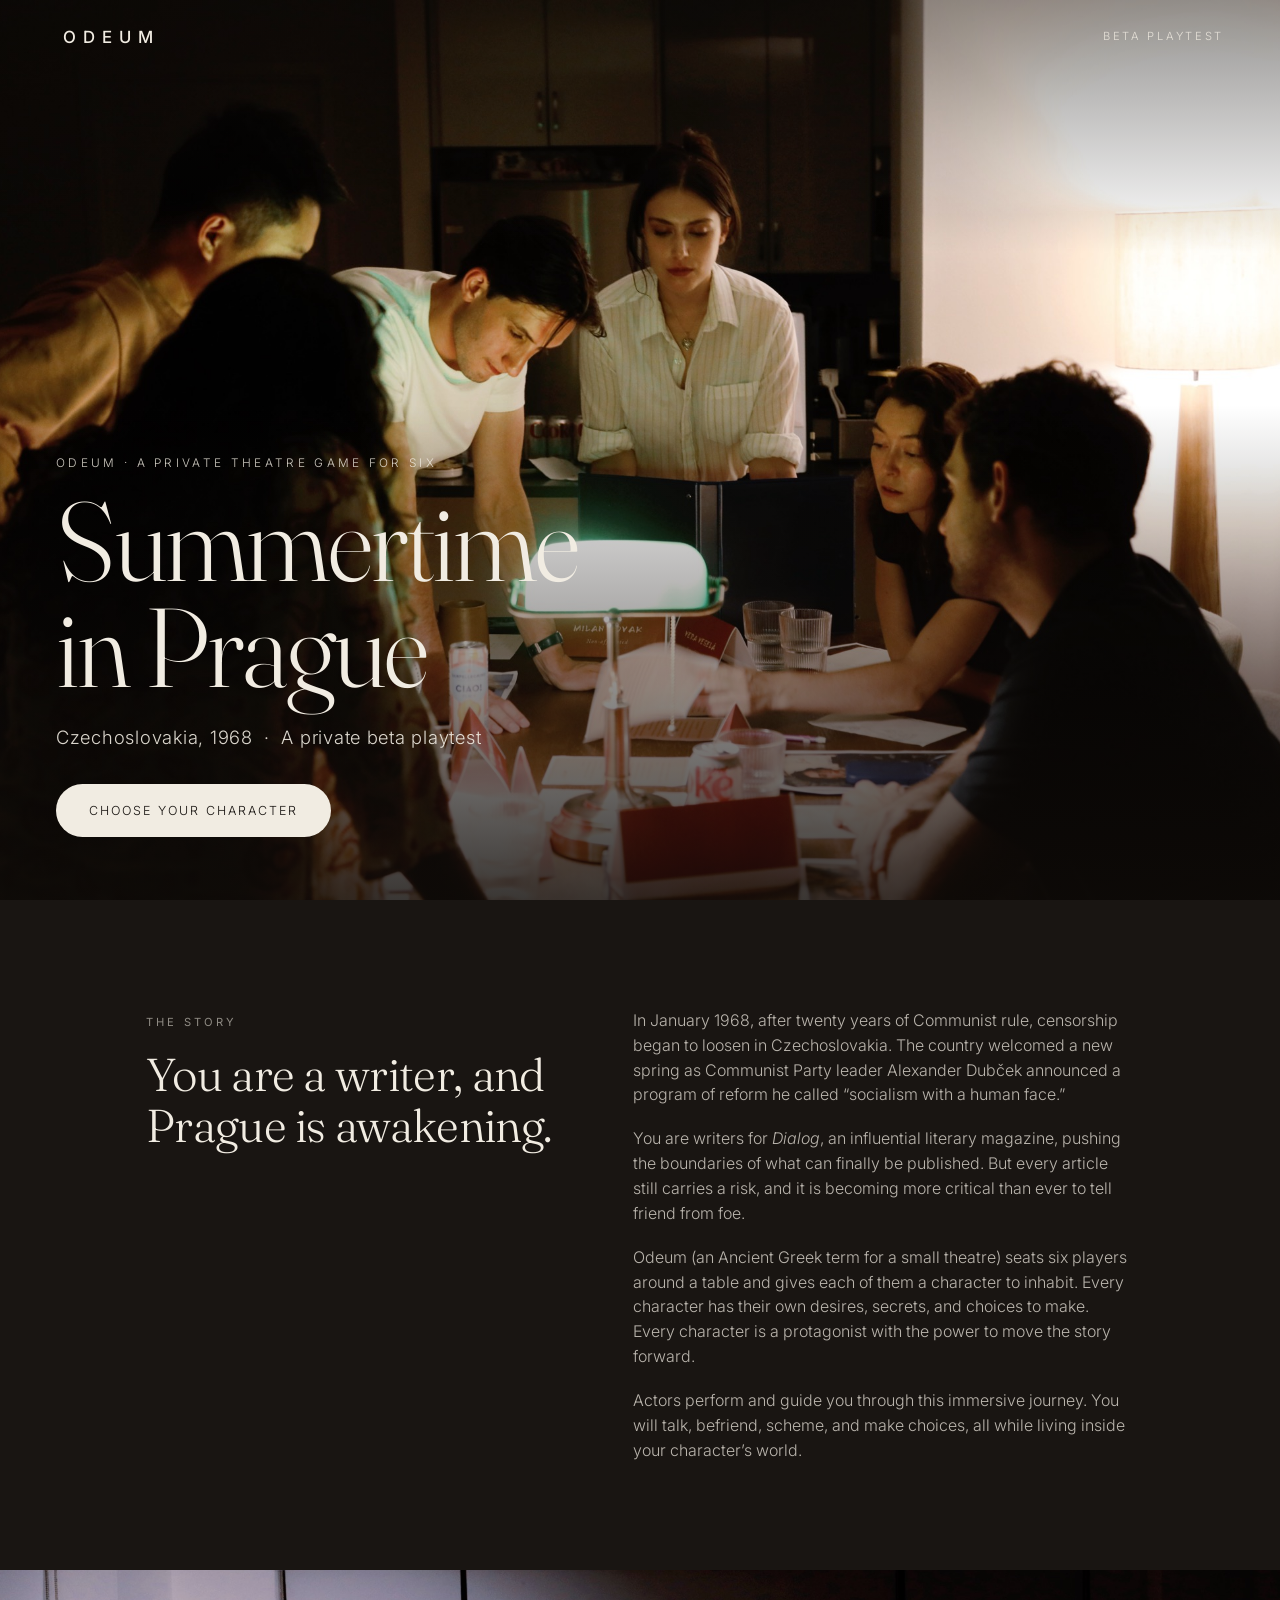
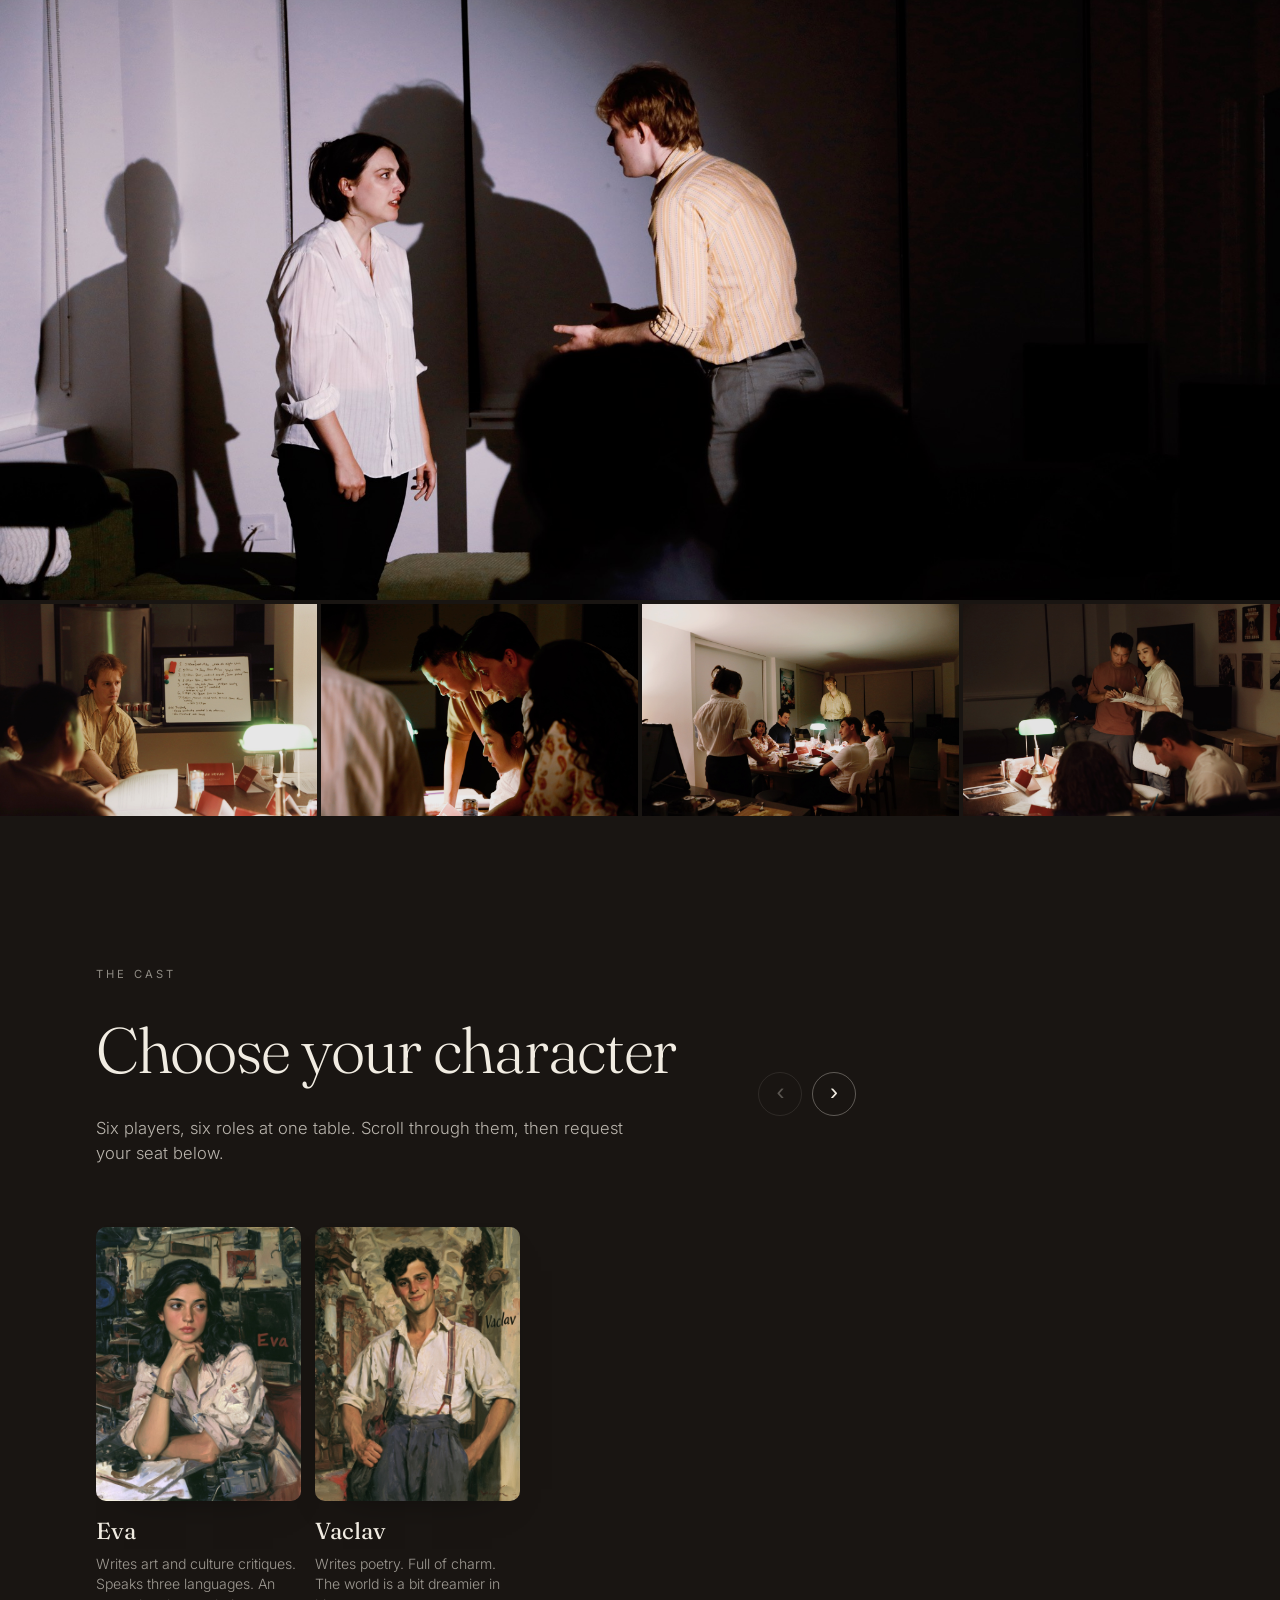
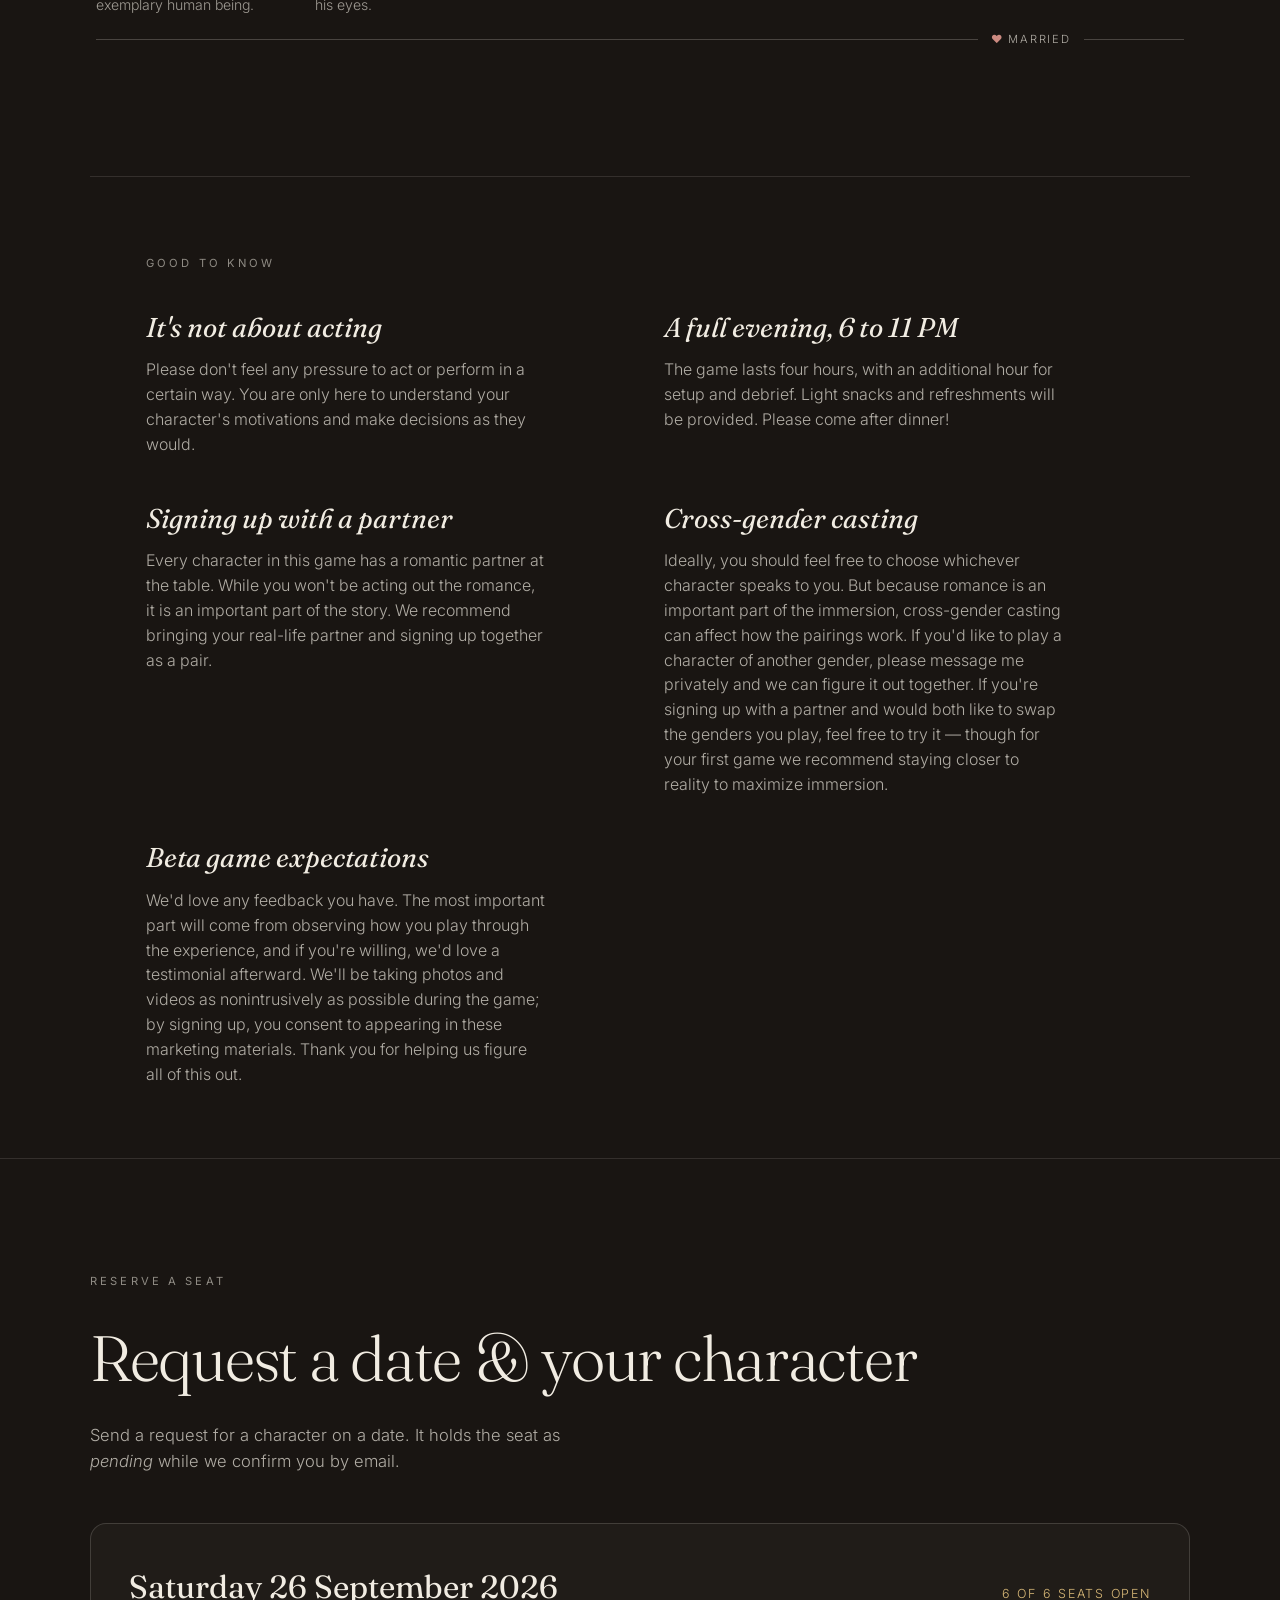
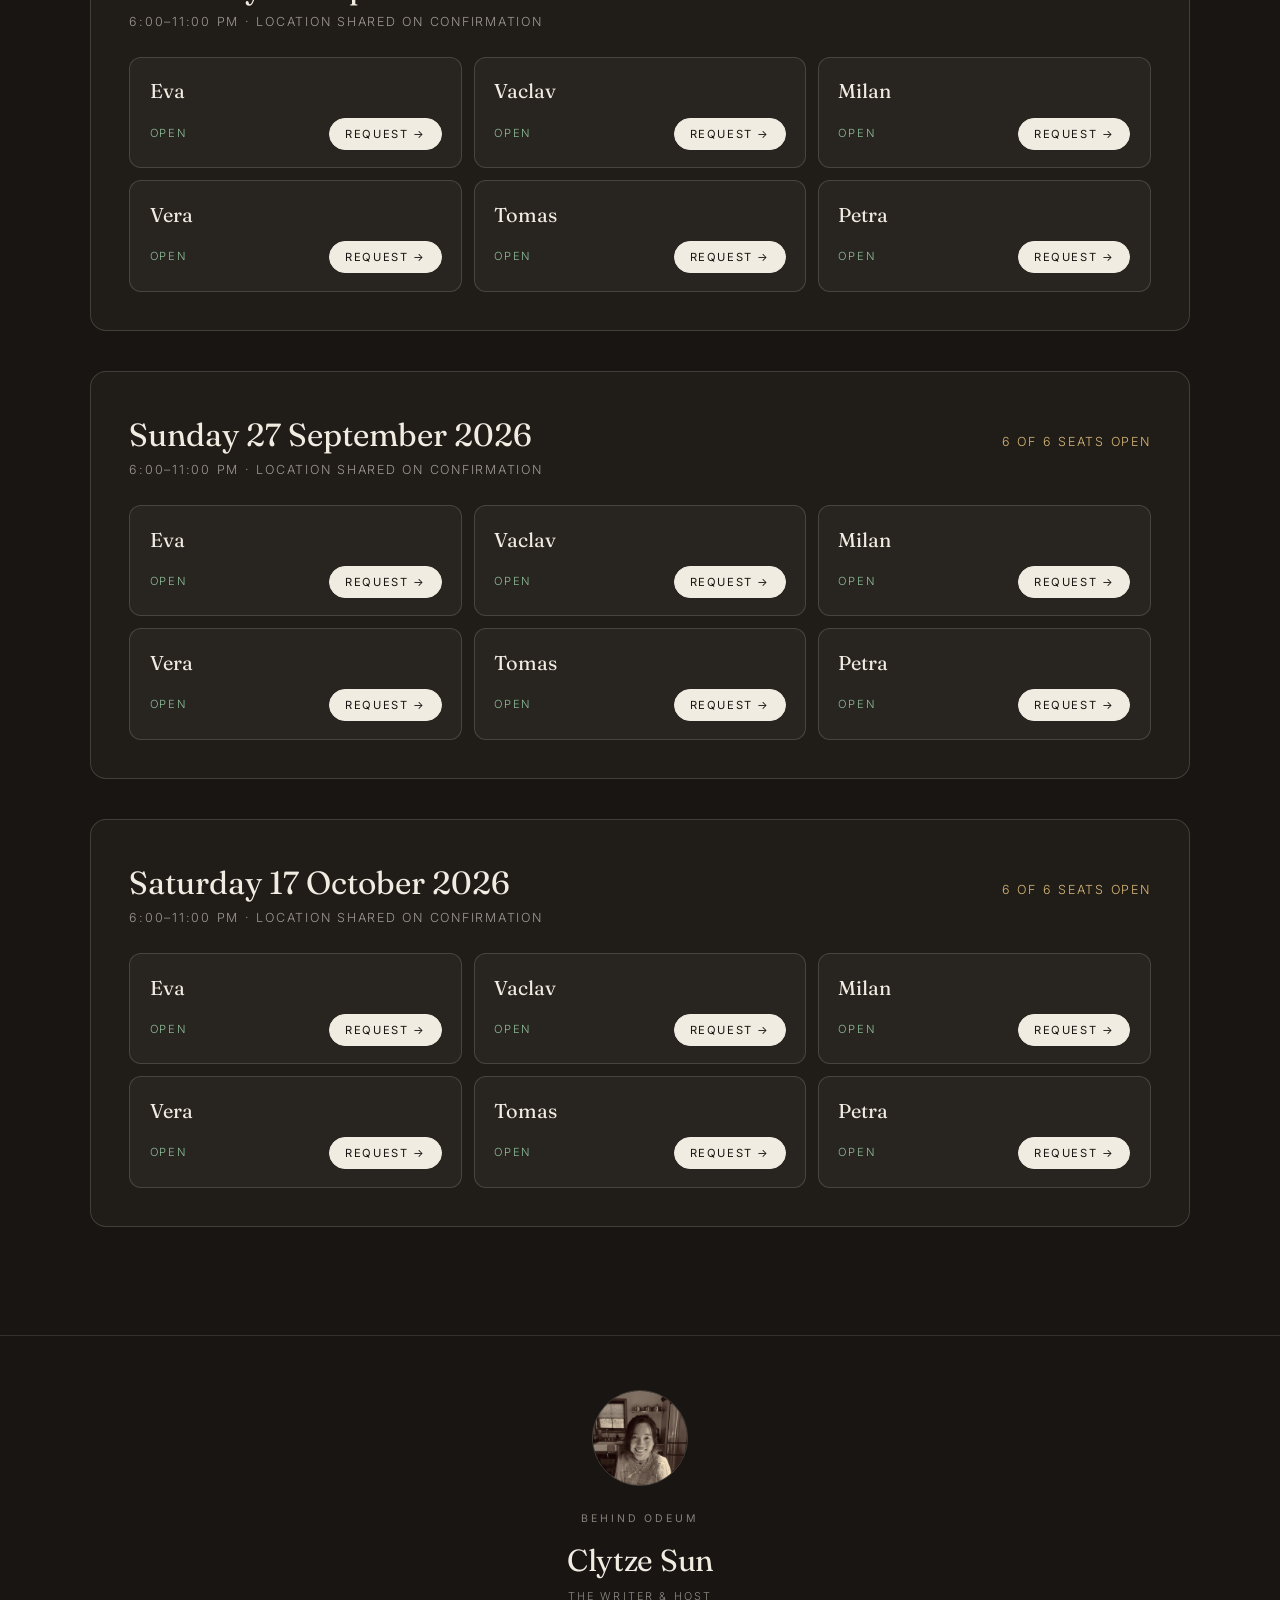
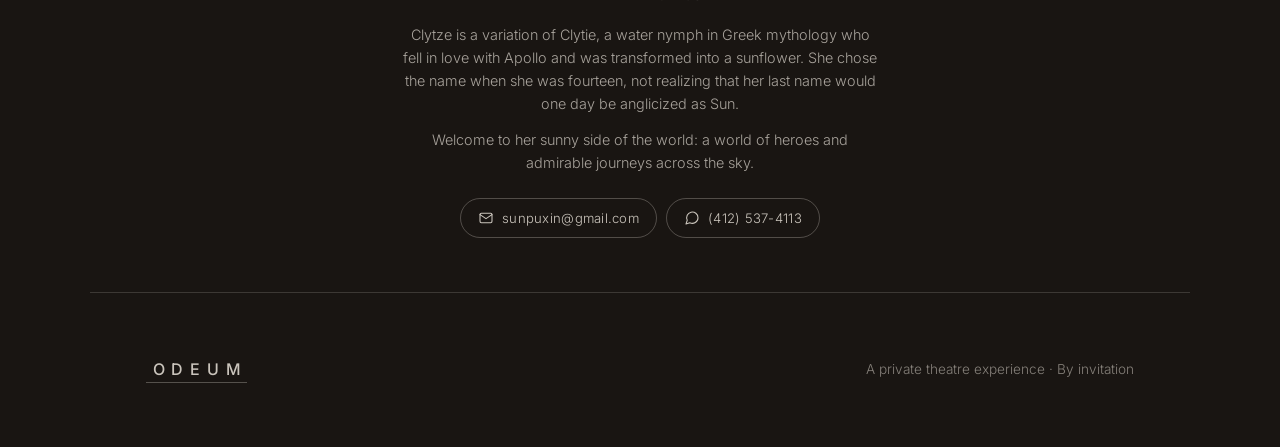
<file: prague/index.html>
<!DOCTYPE html>
<html lang="en">
<head>
  <meta charset="UTF-8" />
  <meta name="viewport" content="width=device-width, initial-scale=1.0" />
  <meta name="description" content="Summertime in Prague — a private immersive-theatre game for six. Beta playtest by invitation. Choose your character and reserve a seat." />
  <meta name="theme-color" content="#f1ece2" />
  <!-- Unlisted beta page: keep it out of search results -->
  <meta name="robots" content="noindex, nofollow" />
  <title>Summertime in Prague — Odeum Beta</title>

  <link rel="icon" href="../favicon.svg" type="image/svg+xml" />
  <link rel="apple-touch-icon" href="../favicon.svg" />

  <meta property="og:type" content="website" />
  <meta property="og:site_name" content="Odeum" />
  <meta property="og:title" content="Summertime in Prague — Odeum Beta" />
  <meta property="og:description" content="A private immersive-theatre game for six. Prague, 1968. Beta playtest by invitation — choose your character." />
  <meta property="og:image" content="https://clysun.github.io/odeum/images/prague/table-lamp.jpg" />

  <link rel="preconnect" href="https://fonts.googleapis.com" />
  <link rel="preconnect" href="https://fonts.gstatic.com" crossorigin />
  <link href="https://fonts.googleapis.com/css2?family=Fraunces:ital,opsz,wght@0,9..144,300;0,9..144,400;0,9..144,500;1,9..144,300;1,9..144,400&family=Inter:wght@300;400;500&display=swap" rel="stylesheet" />

  <link rel="stylesheet" href="../css/styles.css" />
  <link rel="stylesheet" href="prague.css" />
</head>
<body class="prague">
  <!-- NAV -->
  <header class="pnav" id="pnav">
    <a href="../" class="pnav__home" aria-label="Back to Odeum">ODEUM</a>
    <span class="pnav__tag">Beta Playtest</span>
  </header>

  <main>
    <!-- HERO -->
    <section class="phero">
      <img src="../images/prague/table-lamp.jpg" alt="A cast of six gathered around a lamplit table in character" class="phero__img" />
      <div class="phero__scrim"></div>
      <div class="phero__inner">
        <p class="phero__eyebrow">Odeum · A private theatre game for six</p>
        <h1 class="phero__title">Summertime<br />in Prague</h1>
        <p class="phero__meta">Czechoslovakia, 1968 &nbsp;·&nbsp; A private beta playtest</p>
        <a href="#reserve" class="pbtn pbtn--light">Choose your character</a>
      </div>
    </section>

    <!-- STORY -->
    <section class="pstory">
      <div class="pstory__grid">
        <div class="reveal">
          <span class="kicker">The story</span>
          <h2 class="pstory__lead">You are a writer, and Prague is awakening.</h2>
        </div>
        <div class="pstory__body reveal">
          <p>In January 1968, after twenty years of Communist rule, censorship began to loosen in
             Czechoslovakia. The country welcomed a new spring as Communist Party leader Alexander
             Dubček announced a program of reform he called “socialism with a human face.”</p>
          <p>You are writers for <em>Dialog</em>, an influential literary magazine, pushing the
             boundaries of what can finally be published. But every article still carries a risk,
             and it is becoming more critical than ever to tell friend from foe.</p>
          <p>Odeum (an Ancient Greek term for a small theatre) seats six players around a table and
             gives each of them a character to inhabit. Every character has their own desires,
             secrets, and choices to make. Every character is a protagonist with the power to move
             the story forward.</p>
          <p>Actors perform and guide you through this immersive journey. You will talk, befriend,
             scheme, and make choices, all while living inside your character’s world.</p>
        </div>
      </div>
    </section>

    <!-- GALLERY -->
    <section class="pgallery" aria-label="From the room">
      <figure class="pgallery__wide reveal">
        <img src="../images/prague/confrontation.jpg" alt="Two characters in a heated exchange before a watching audience" loading="lazy" />
      </figure>
      <div class="pgallery__grid">
        <figure class="reveal"><img src="../images/prague/whiteboard.jpg" alt="A character studies a timeline of the day's events" loading="lazy" /></figure>
        <figure class="reveal"><img src="../images/prague/huddle.jpg" alt="Players conferring in lamplight" loading="lazy" /></figure>
        <figure class="reveal"><img src="../images/prague/the-room.jpg" alt="The full table mid-game" loading="lazy" /></figure>
        <figure class="reveal"><img src="../images/prague/scripts.jpg" alt="Guests comparing notes and scripts" loading="lazy" /></figure>
      </div>
    </section>

    <!-- CAST -->
    <section class="pcast" id="cast">
      <div class="pcast__head">
        <div class="pcast__headrow">
          <div>
            <span class="kicker reveal">The cast</span>
            <h2 class="pcast__title reveal">Choose your character</h2>
          </div>
          <div class="pcast__nav reveal">
            <button class="pcast__arrow" id="castPrev" type="button" aria-label="Previous characters">‹</button>
            <button class="pcast__arrow" id="castNext" type="button" aria-label="More characters">›</button>
          </div>
        </div>
        <p class="pcast__sub reveal">Six players, six roles at one table. Scroll through them, then request your seat below.</p>
      </div>
      <div class="pcast__grid" id="castGrid" role="list"><!-- rendered by prague.js --></div>
    </section>

    <!-- WHAT TO KNOW -->
    <section class="pknow">
      <span class="kicker reveal">Good to know</span>
      <ul class="pknow__list">
        <li class="reveal"><h3>It's not about acting</h3><p>Please don't feel any pressure to act or perform in a certain way. You are only here to understand your character's motivations and make decisions as they would.</p></li>
        <li class="reveal"><h3>A full evening, 6 to 11 PM</h3><p>The game lasts four hours, with an additional hour for setup and debrief. Light snacks and refreshments will be provided. Please come after dinner!</p></li>
        <li class="reveal"><h3>Signing up with a partner</h3><p>Every character in this game has a romantic partner at the table. While you won't be acting out the romance, it is an important part of the story. We recommend bringing your real-life partner and signing up together as a pair.</p></li>
        <li class="reveal"><h3>Cross-gender casting</h3><p>Ideally, you should feel free to choose whichever character speaks to you. But because romance is an important part of the immersion, cross-gender casting can affect how the pairings work. If you'd like to play a character of another gender, please message me privately and we can figure it out together. If you're signing up with a partner and would both like to swap the genders you play, feel free to try it — though for your first game we recommend staying closer to reality to maximize immersion.</p></li>
        <li class="reveal"><h3>Beta game expectations</h3><p>We'd love any feedback you have. The most important part will come from observing how you play through the experience, and if you're willing, we'd love a testimonial afterward. We'll be taking photos and videos as nonintrusively as possible during the game; by signing up, you consent to appearing in these marketing materials. Thank you for helping us figure all of this out.</p></li>
      </ul>
    </section>

    <!-- RESERVE -->
    <section class="preserve" id="reserve">
      <div class="preserve__head">
        <span class="kicker reveal">Reserve a seat</span>
        <h2 class="preserve__title reveal">Request a date &amp; your character</h2>
        <p class="preserve__sub reveal">Send a request for a character on a date. It holds the seat as <em>pending</em> while we confirm you by email.</p>
      </div>
      <div id="sessions" class="sessions" aria-live="polite">
        <!-- rendered by prague.js -->
        <p class="sessions__loading">Loading availability…</p>
      </div>
    </section>

    <!-- BEHIND ODEUM -->
    <section class="pabout" id="about">
      <div class="pabout__inner reveal">
        <img class="pabout__photo" src="../images/prague/clytze.jpg" alt="Clytze Sun" loading="lazy" />
        <span class="kicker">Behind Odeum</span>
        <h2 class="pabout__name">Clytze Sun</h2>
        <p class="pabout__role">The Writer &amp; Host</p>
        <div class="pabout__bio">
          <p>Clytze is a variation of Clytie, a water nymph in Greek mythology who fell in love with
             Apollo and was transformed into a sunflower. She chose the name when she was fourteen,
             not realizing that her last name would one day be anglicized as Sun.</p>
          <p>Welcome to her sunny side of the world: a world of heroes and admirable journeys across the sky.</p>
        </div>
        <div class="pabout__contact">
          <a class="pabout__btn" href="mailto:sunpuxin@gmail.com" aria-label="Email Clytze at sunpuxin@gmail.com">
            <svg viewBox="0 0 24 24" width="18" height="18" fill="none" stroke="currentColor" stroke-width="1.6" stroke-linecap="round" stroke-linejoin="round" aria-hidden="true"><rect x="3" y="5" width="18" height="14" rx="2"/><path d="M3 7l9 6 9-6"/></svg>
            <span>sunpuxin@gmail.com</span>
          </a>
          <a class="pabout__btn" href="sms:+14125374113" aria-label="Message Clytze at 412 537 4113">
            <svg viewBox="0 0 24 24" width="18" height="18" fill="none" stroke="currentColor" stroke-width="1.6" stroke-linecap="round" stroke-linejoin="round" aria-hidden="true"><path d="M21 11.5a8.5 8.5 0 0 1-12.3 7.6L3 21l1.9-5.7A8.5 8.5 0 1 1 21 11.5z"/></svg>
            <span>(412) 537-4113</span>
          </a>
        </div>
      </div>
    </section>
  </main>

  <footer class="pfoot">
    <a href="../" class="pfoot__brand">ODEUM</a>
    <p>A private theatre experience · By invitation</p>
  </footer>

  <!-- SIGNUP MODAL -->
  <div class="modal" id="modal" aria-hidden="true" role="dialog" aria-modal="true" aria-labelledby="modalTitle">
    <div class="modal__backdrop" data-close></div>
    <div class="modal__card" role="document">
      <button class="modal__close" data-close aria-label="Close">×</button>
      <div id="modalForm">
        <p class="modal__eyebrow">Request a seat</p>
        <h3 class="modal__title" id="modalTitle">Milan</h3>
        <p class="modal__slot" id="modalSlot">Saturday 26 September · 6–11 PM</p>
        <form id="signupForm" novalidate>
          <div class="pfield">
            <label for="f-name">Full name</label>
            <input type="text" id="f-name" name="name" autocomplete="name" required />
          </div>
          <div class="pfield pfield--row">
            <div>
              <label for="f-email">Email</label>
              <input type="email" id="f-email" name="email" autocomplete="email" required />
            </div>
            <div>
              <label for="f-age">Age</label>
              <input type="number" id="f-age" name="age" min="16" max="120" inputmode="numeric" required />
            </div>
          </div>
          <div class="pfield">
            <label for="f-phone">Phone</label>
            <input type="tel" id="f-phone" name="phone" autocomplete="tel" required />
          </div>
          <div class="pfield">
            <label for="f-rec">Who recommended you?</label>
            <input type="text" id="f-rec" name="recommendedBy" placeholder="A name helps us keep the room trusted" />
          </div>
          <button type="submit" class="pbtn pbtn--dark" id="submitBtn">Send my request</button>
          <p class="modal__status" id="modalStatus" role="status" aria-live="polite"></p>
        </form>
      </div>
      <div id="modalDone" class="modal__done" hidden>
        <h3 class="modal__title">Request received.</h3>
        <p id="doneMsg">Your seat is held as pending. We'll confirm by email — and send your character dossier and the address once you're in.</p>
        <button class="pbtn pbtn--dark" data-close>Close</button>
      </div>
    </div>
  </div>

  <script src="prague.js"></script>
</body>
</html>
</file>
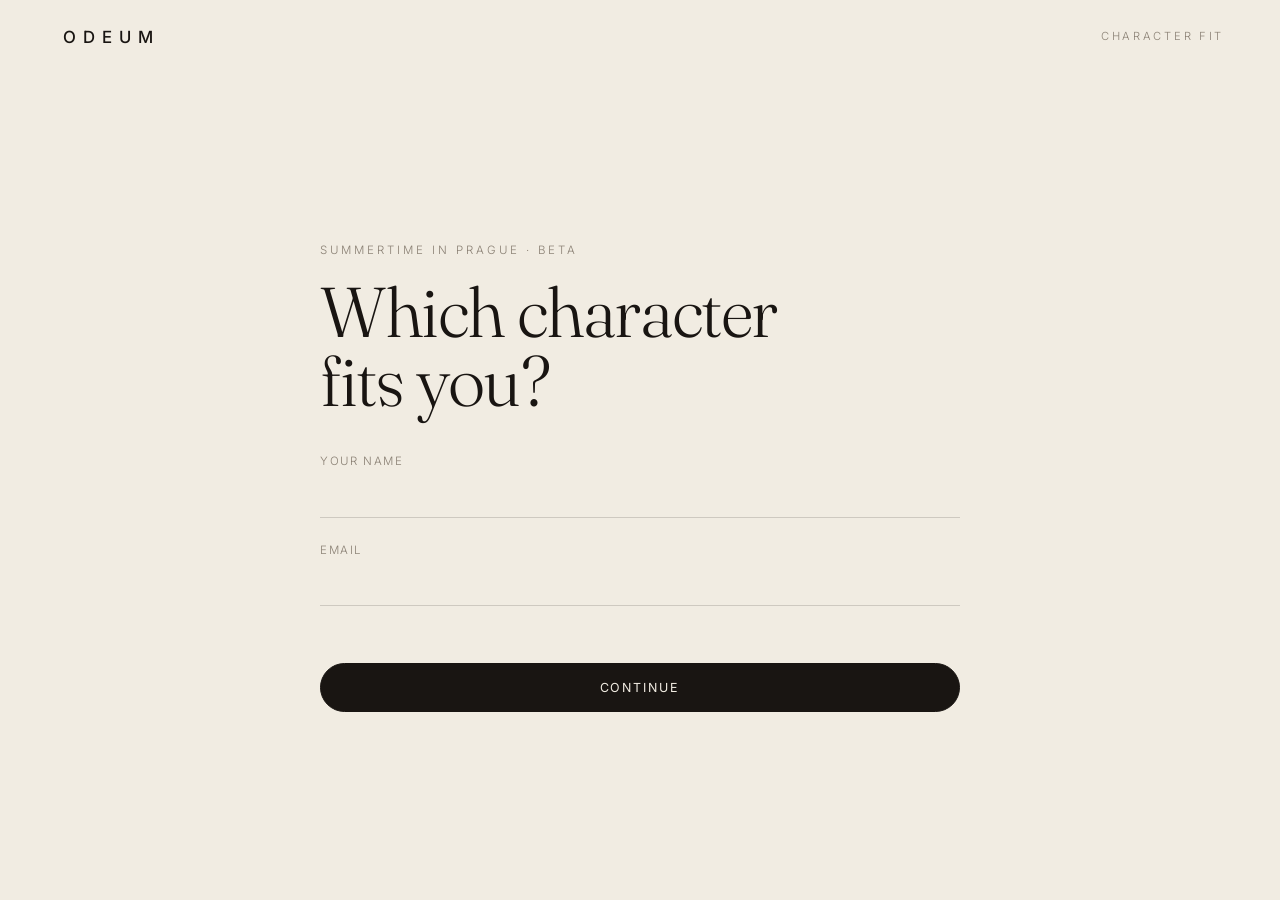
<file: quiz/index.html>
<!DOCTYPE html>
<html lang="en">
<head>
  <meta charset="UTF-8" />
  <meta name="viewport" content="width=device-width, initial-scale=1.0, viewport-fit=cover" />
  <meta name="description" content="Summertime in Prague — a short character-fit quiz. Answer five questions and find the character who feels most natural for you to step into." />
  <meta name="theme-color" content="#f1ece2" />
  <!-- Unlisted beta page: keep it out of search results -->
  <meta name="robots" content="noindex, nofollow" />
  <title>Character Fit — Summertime in Prague</title>

  <link rel="icon" href="../favicon.svg?v=2" type="image/svg+xml" />
  <link rel="apple-touch-icon" href="../apple-touch-icon.png" />

  <meta property="og:type" content="website" />
  <meta property="og:site_name" content="Odeum" />
  <meta property="og:title" content="Which character fits you? — Summertime in Prague" />
  <meta property="og:description" content="Five short questions to find the character who feels most natural for you to step into." />
  <meta property="og:image" content="https://clysun.github.io/odeum/images/prague/table-lamp.jpg" />

  <link rel="preconnect" href="https://fonts.googleapis.com" />
  <link rel="preconnect" href="https://fonts.gstatic.com" crossorigin />
  <link href="https://fonts.googleapis.com/css2?family=Fraunces:ital,opsz,wght@0,9..144,300;0,9..144,400;0,9..144,500;1,9..144,300;1,9..144,400&family=Inter:wght@300;400;500&display=swap" rel="stylesheet" />

  <link rel="stylesheet" href="../css/styles.css?v=16" />
  <link rel="stylesheet" href="quiz.css?v=5" />
</head>
<body class="prague quiz">
  <!-- NAV -->
  <header class="pnav pnav--solid" id="pnav">
    <a href="../" class="pnav__home" aria-label="Back to Odeum">ODEUM</a>
    <span class="pnav__tag">Character Fit</span>
  </header>

  <main class="qwrap">
    <!-- ======================= INTRO ======================= -->
    <section class="qcard qstep" id="stepIntro">
      <p class="qeyebrow">Summertime in Prague · Beta</p>
      <h1 class="qtitle">Which character<br />fits you?</h1>

      <form id="introForm" class="qintro" novalidate>
        <div class="qfield">
          <label for="q-name">Your name</label>
          <input id="q-name" name="name" type="text" autocomplete="name" required />
        </div>
        <div class="qfield">
          <label for="q-email">Email</label>
          <input id="q-email" name="email" type="email" autocomplete="email" required />
        </div>

        <p class="qstatus" id="introStatus" role="alert"></p>
        <button type="submit" class="pbtn pbtn--dark qbegin">Continue</button>
      </form>
    </section>

    <!-- ======================= PREFERENCE ======================= -->
    <section class="qcard qstep" id="stepPref" hidden>
      <p class="qeyebrow">Before we begin</p>
      <h2 class="qquestion">Would you like to play a<br />male or female character?</h2>
      <div class="qprefs" id="prefOptions" role="radiogroup" aria-label="Character preference">
        <button type="button" class="qpref" data-pref="female" role="radio" aria-checked="false">
          <span class="qpref__title">A female character</span>
        </button>
        <button type="button" class="qpref" data-pref="male" role="radio" aria-checked="false">
          <span class="qpref__title">A male character</span>
        </button>
        <button type="button" class="qpref" data-pref="any" role="radio" aria-checked="false">
          <span class="qpref__title">No preference</span>
        </button>
      </div>
      <p class="qnote">
        For your first game, it’s often most enjoyable to stay close to your own comfort zone.
      </p>
      <div class="qnav">
        <button type="button" class="qlink" id="prefBack">← Back</button>
        <button type="button" class="pbtn pbtn--dark qcontinue" id="prefNext" disabled>Continue</button>
      </div>
    </section>

    <!-- ======================= QUIZ ======================= -->
    <section class="qcard qstep" id="stepQuiz" hidden>
      <div class="qprogress">
        <span class="qprogress__count" id="qCount">01 — 05</span>
        <span class="qprogress__track"><span id="qBarFill"></span></span>
      </div>
      <h2 class="qquestion" id="qPrompt"></h2>
      <div class="qoptions" id="qOptions"></div>
      <div class="qnav">
        <button type="button" class="qlink" id="qBack">← Back</button>
        <button type="button" class="pbtn pbtn--dark qcontinue" id="qNext" disabled>Continue</button>
      </div>
    </section>

    <!-- ======================= RESULT ======================= -->
    <section class="qcard qstep qresult" id="stepResult" hidden>
      <p class="qeyebrow" id="resultEyebrow">Your strongest matches</p>
      <h2 class="qresult__title" id="resultTitle"></h2>
      <div class="qmatches" id="qMatches"></div>
      <p class="qresult__note" id="resultNote"></p>
      <div class="qresult__actions">
        <a href="../start/#times" class="pbtn pbtn--dark">Reserve a seat →</a>
        <button type="button" class="qlink" id="qRetake">Retake the quiz</button>
      </div>
    </section>
  </main>

  <script src="quiz.js?v=6"></script>
</body>
</html>
</file>
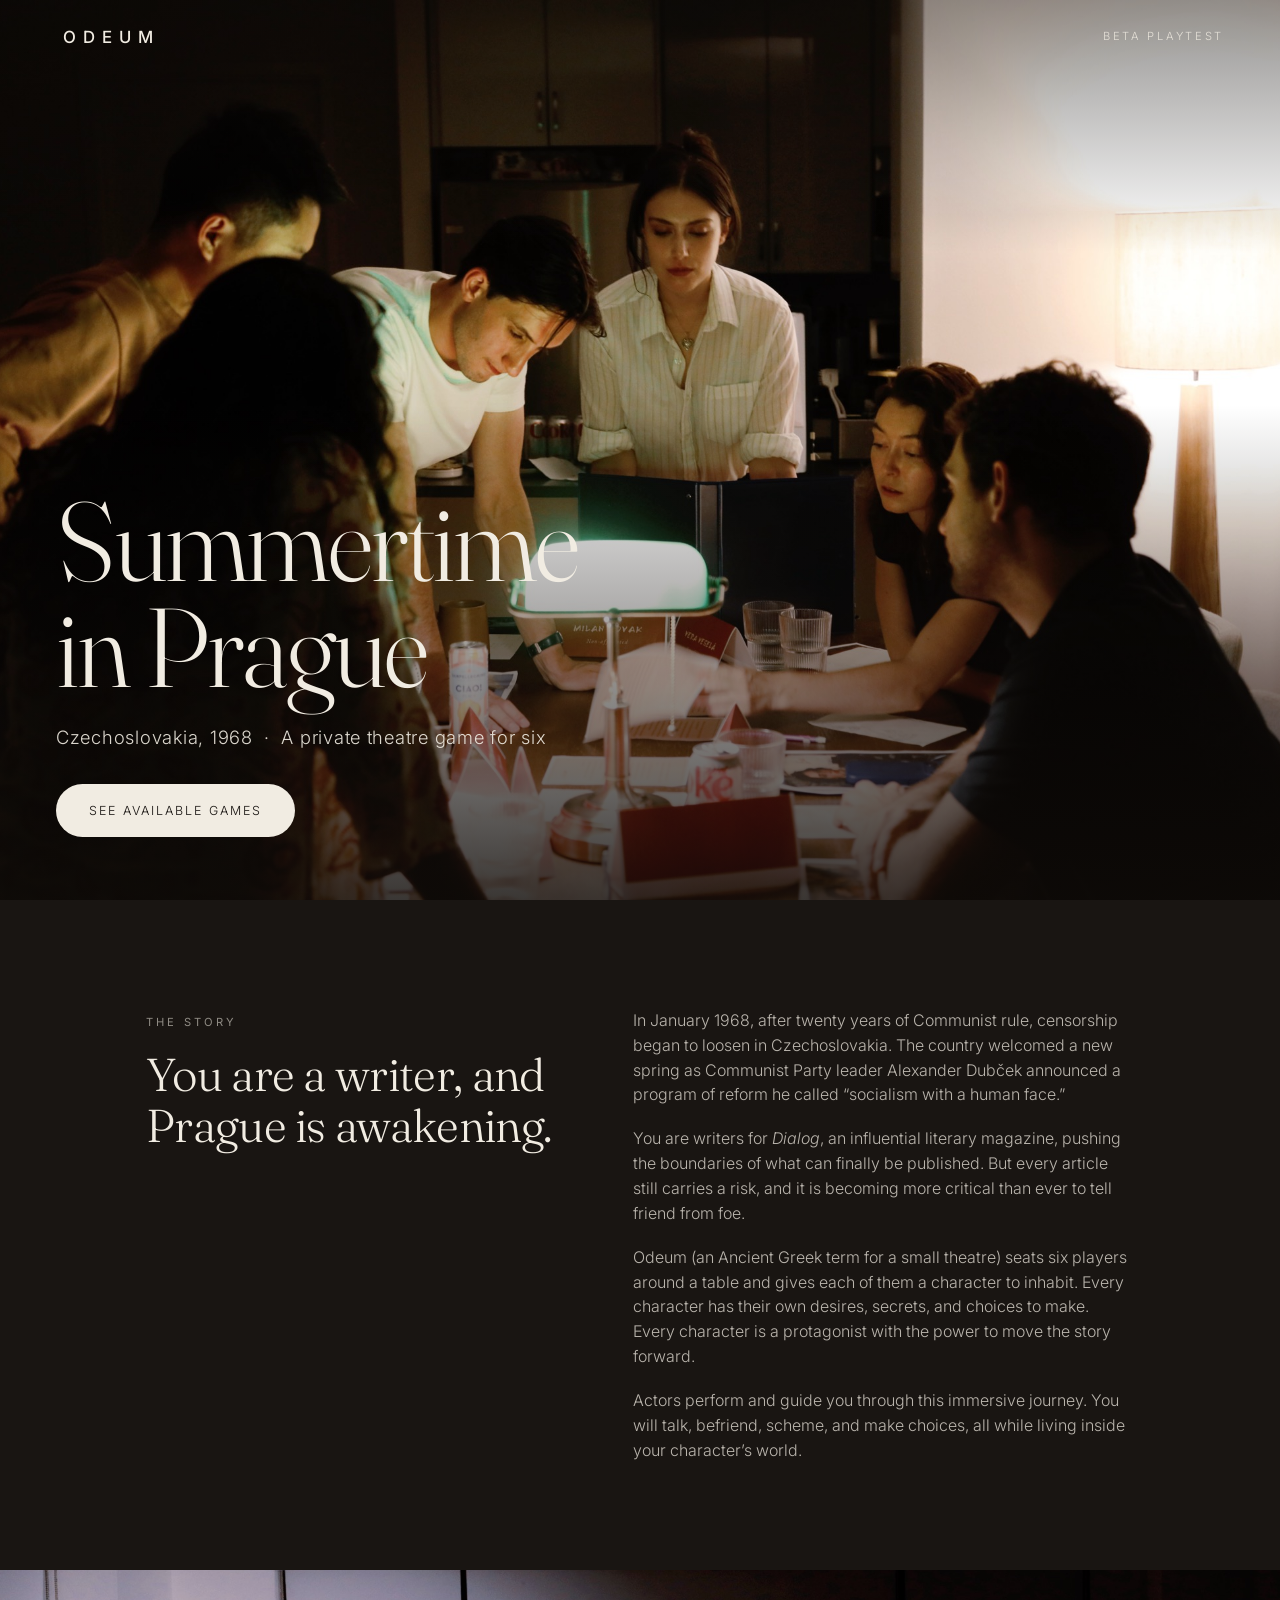
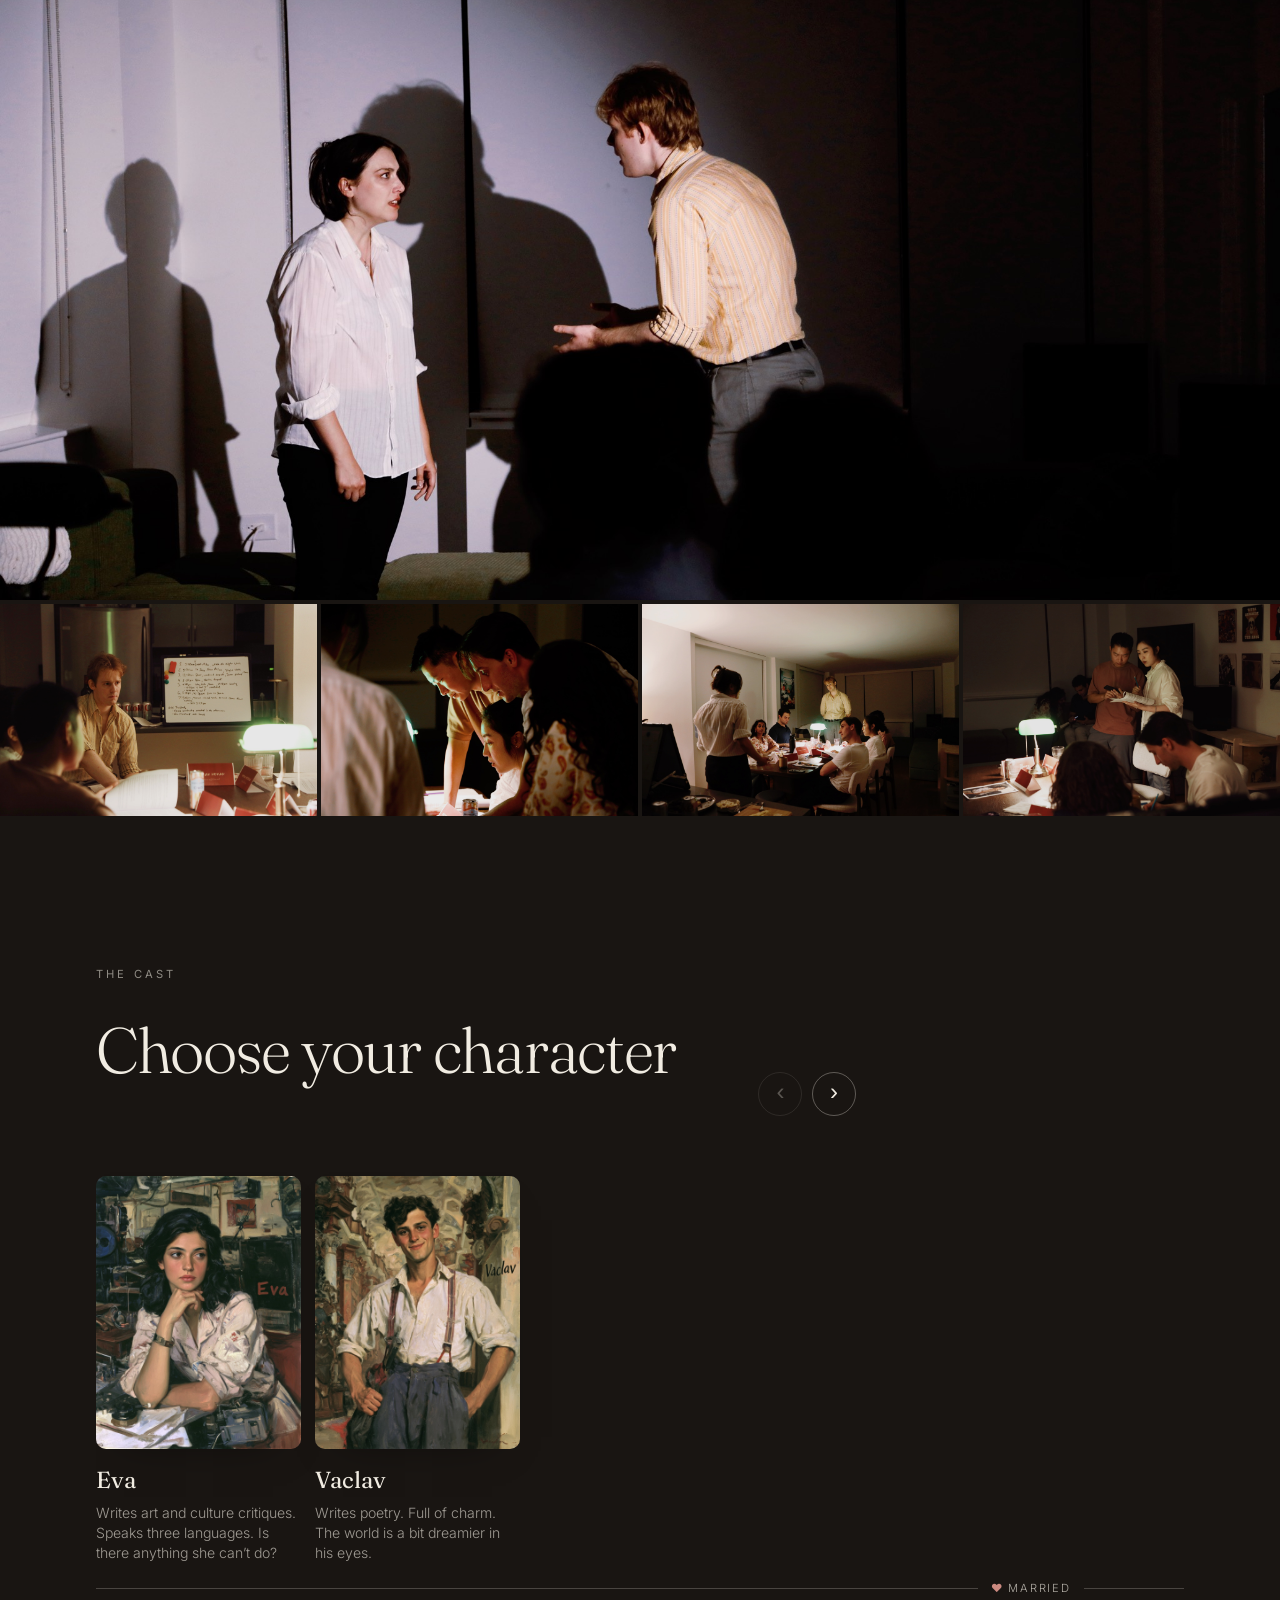
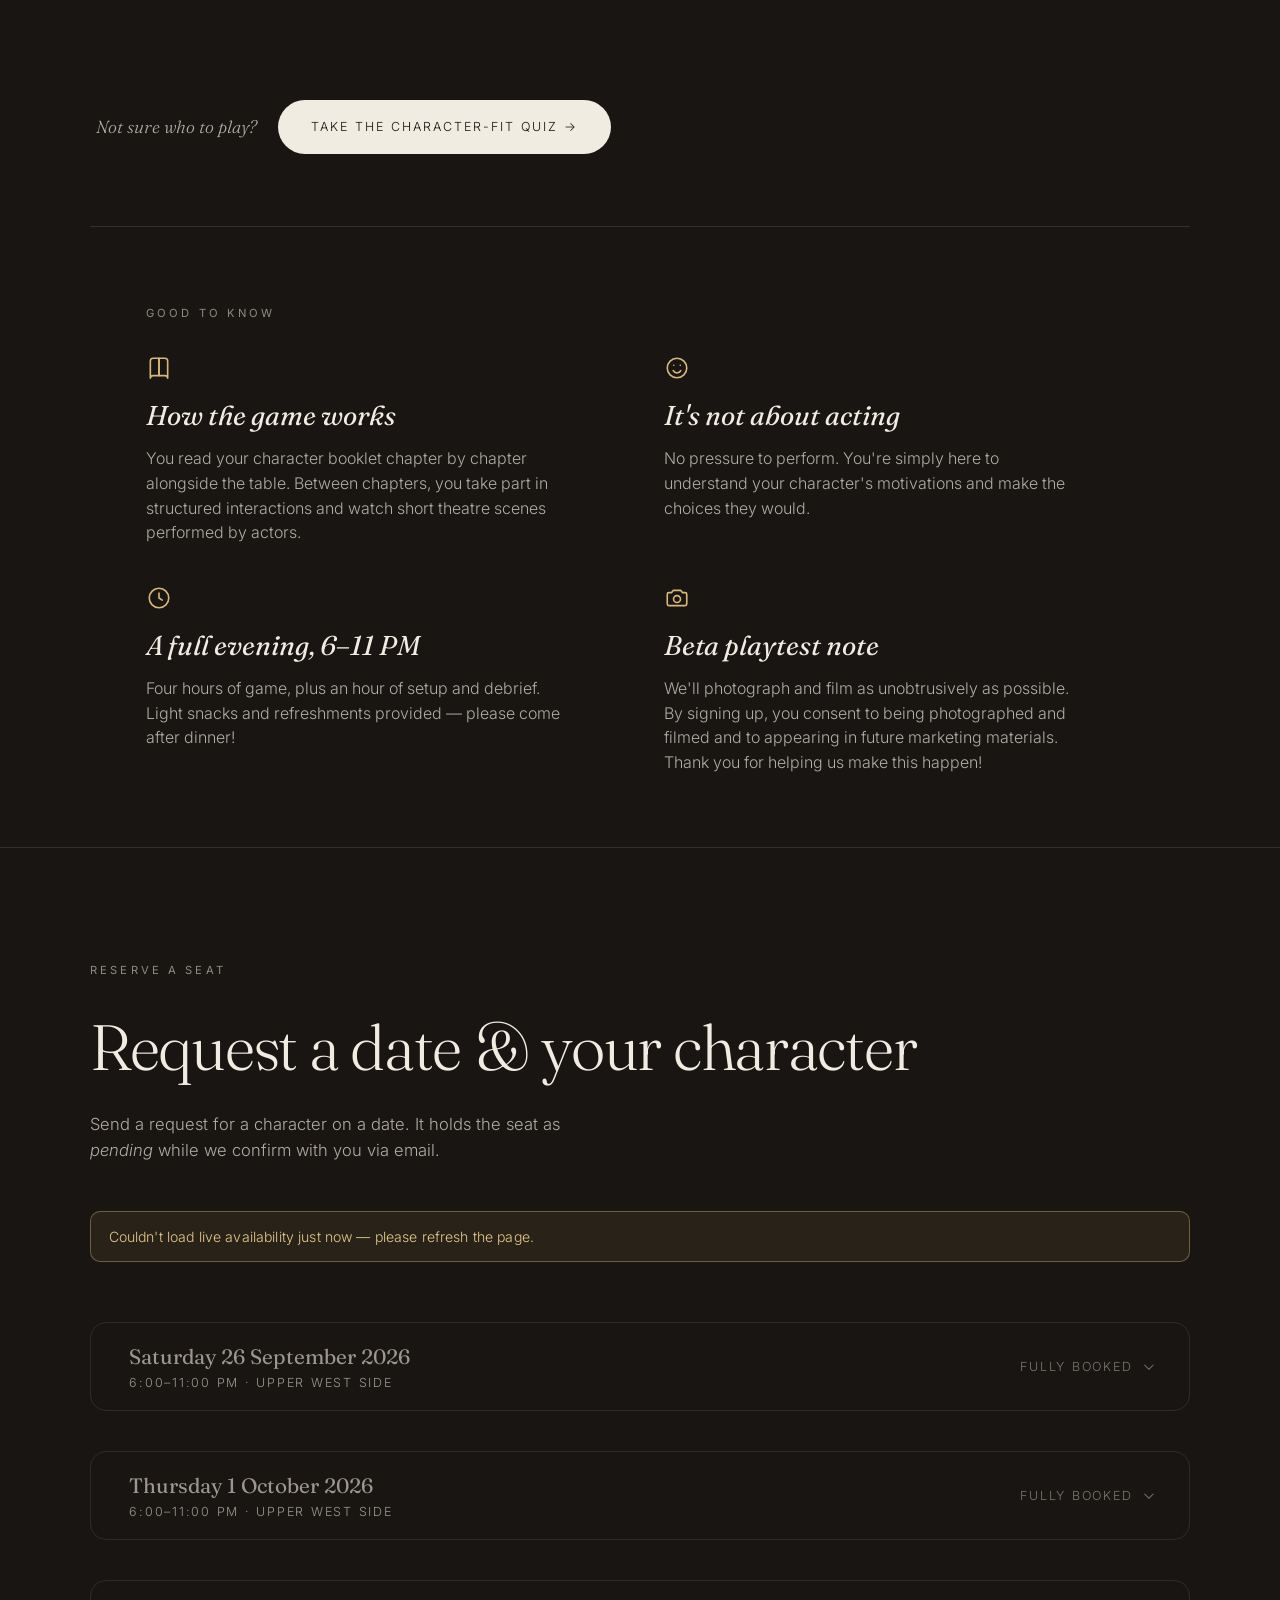
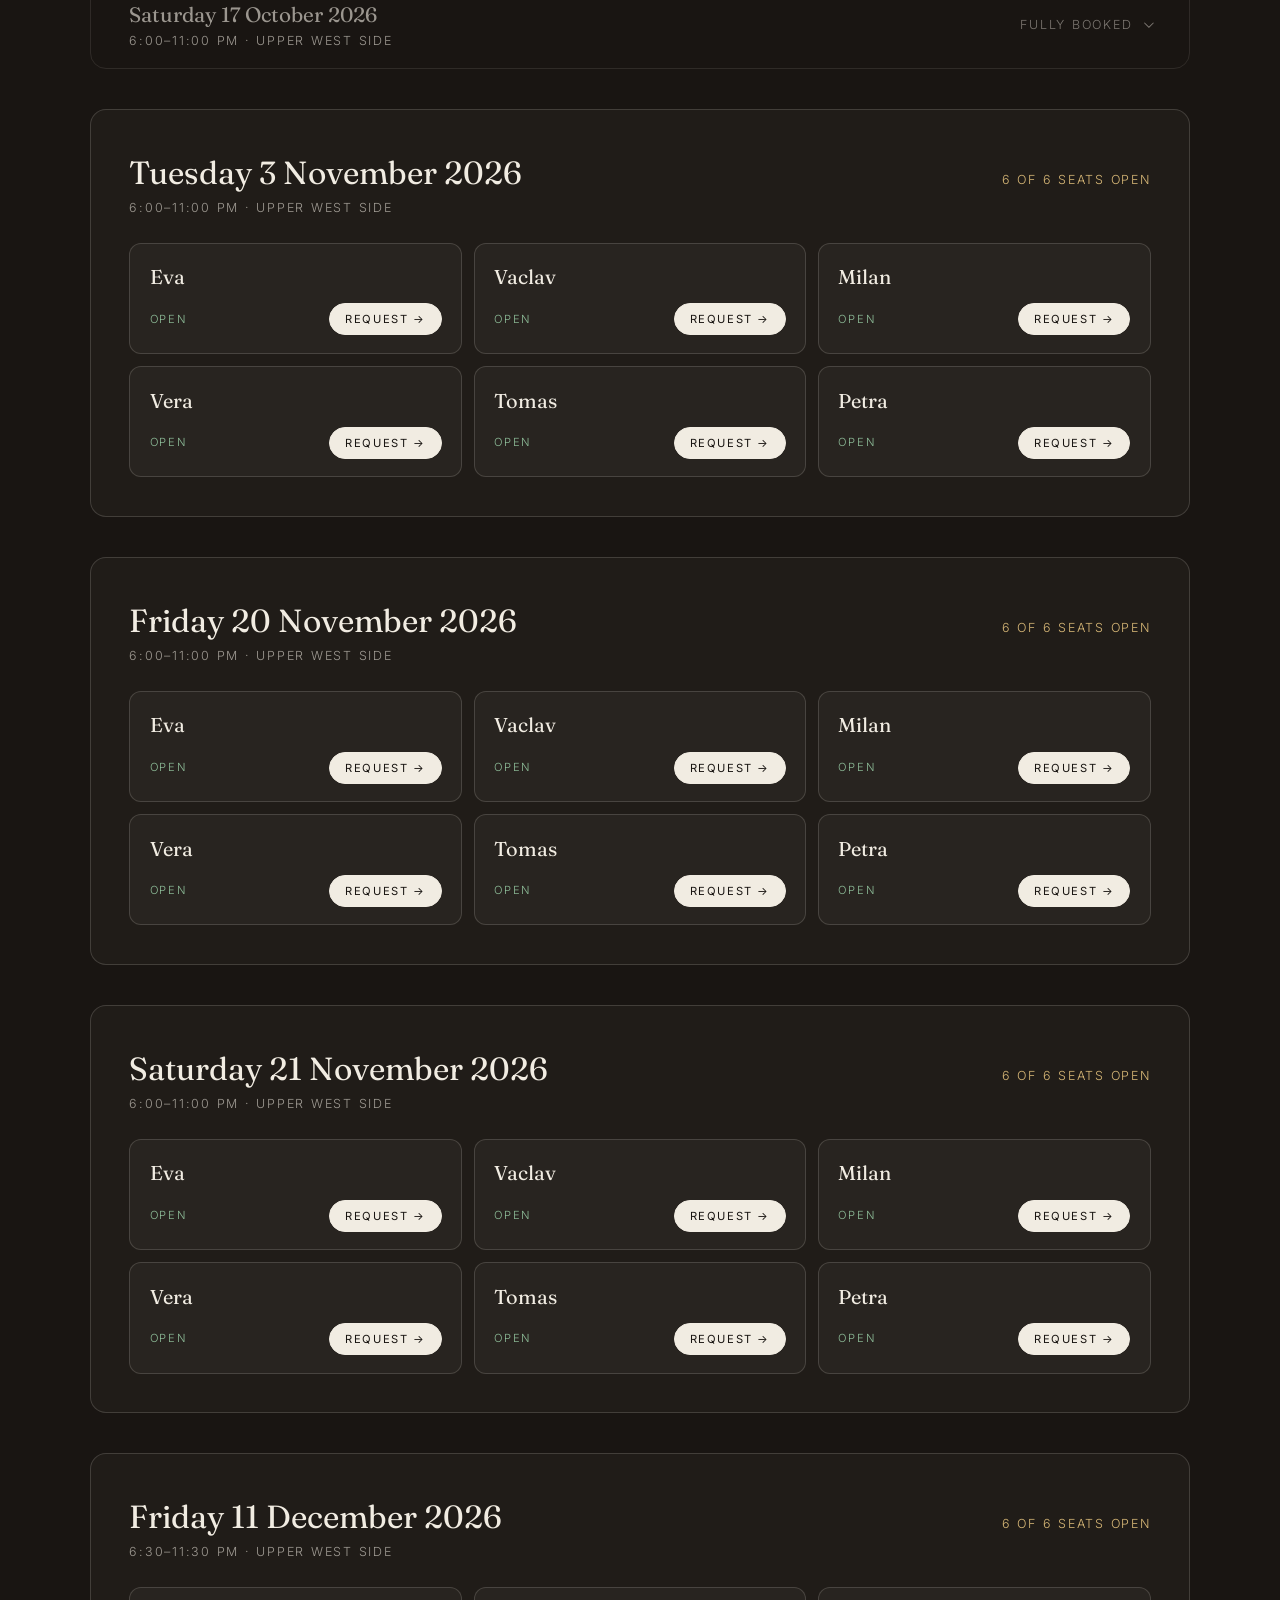
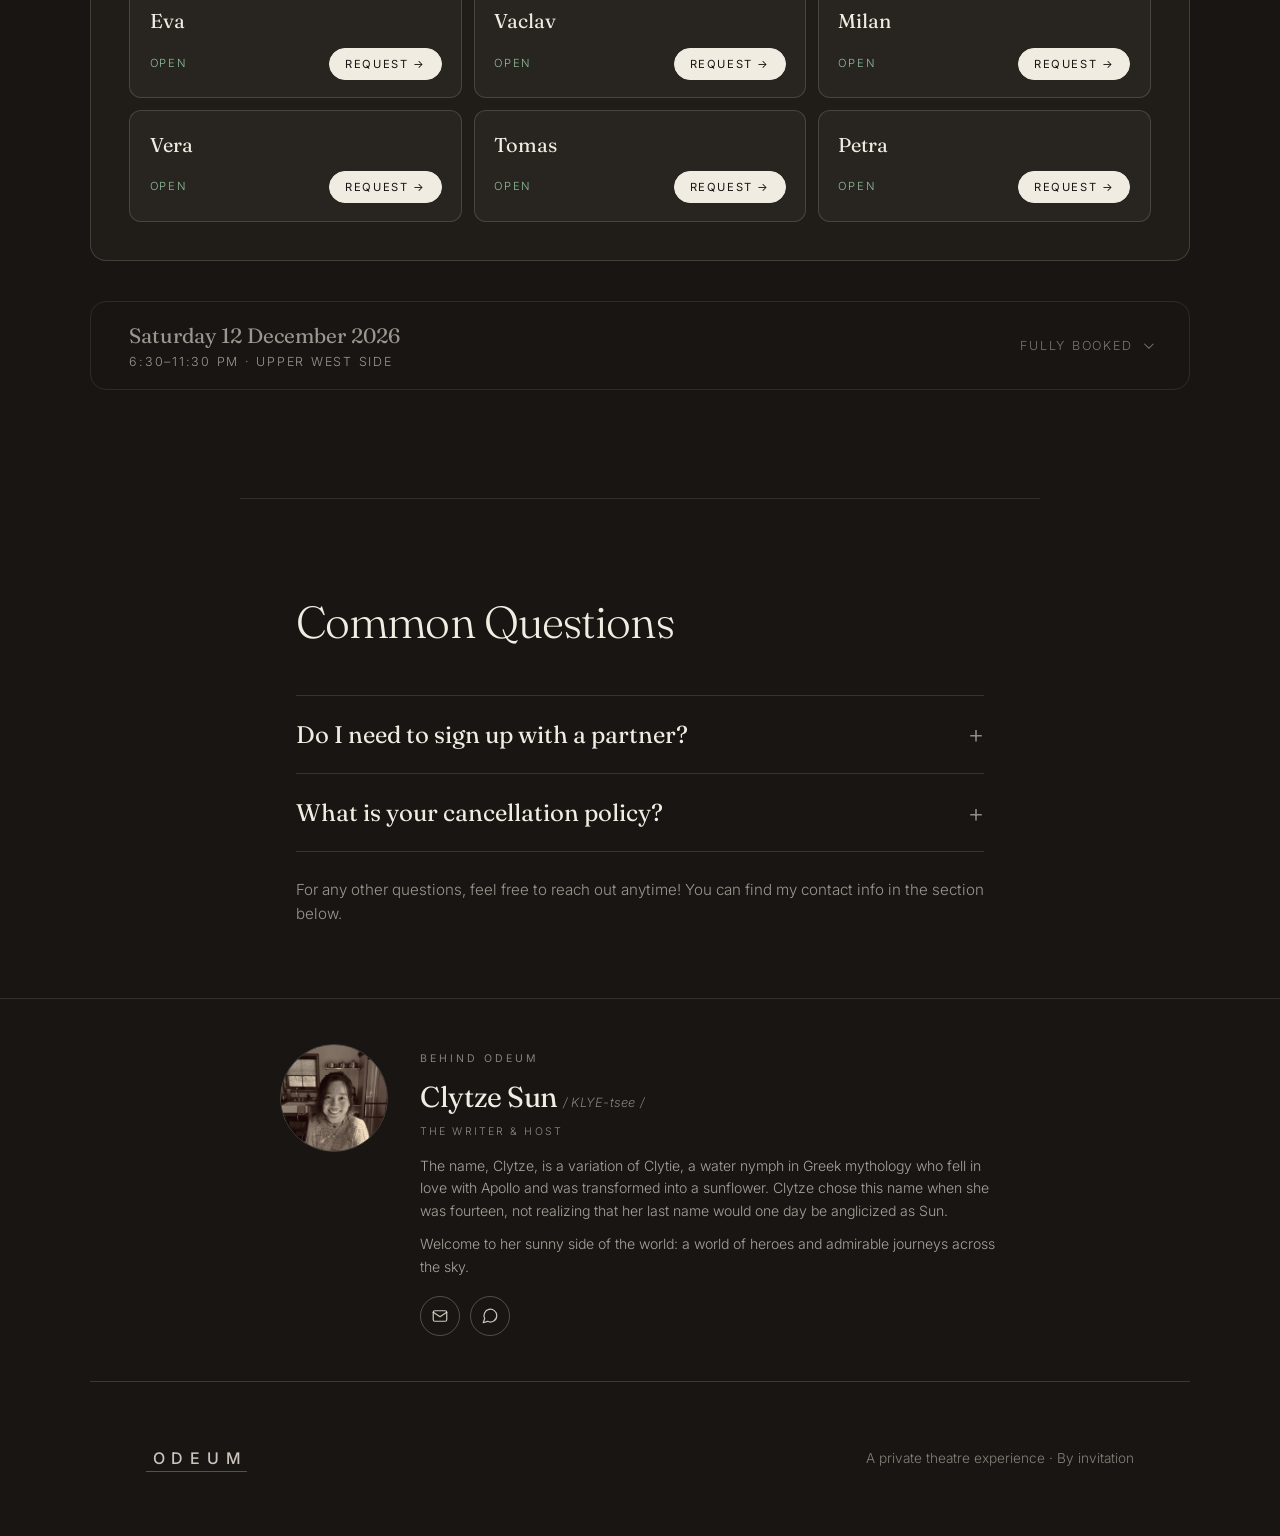
<file: SIPbeta/index.html>
<!DOCTYPE html>
<html lang="en">
<head>
  <meta charset="UTF-8" />
  <meta name="viewport" content="width=device-width, initial-scale=1.0" />
  <meta name="description" content="Summertime in Prague: a private theatre game for six. Beta playtest by invitation. Choose your character and reserve a seat." />
  <meta name="theme-color" content="#f1ece2" />
  <!-- Unlisted beta page: keep it out of search results -->
  <meta name="robots" content="noindex, nofollow" />
  <title>Summertime in Prague Beta Playtest</title>

  <link rel="icon" href="../favicon.svg?v=2" type="image/svg+xml" />
  <link rel="apple-touch-icon" href="../apple-touch-icon.png" />

  <meta property="og:type" content="website" />
  <meta property="og:site_name" content="Odeum" />
  <meta property="og:title" content="Summertime in Prague Beta Playtest" />
  <meta property="og:description" content="A private theatre game for six. Czechoslovakia, 1968. Beta playtest by invitation. Choose your character." />
  <meta property="og:image" content="https://clysun.github.io/odeum/images/prague/table-lamp.jpg" />

  <link rel="preconnect" href="https://fonts.googleapis.com" />
  <link rel="preconnect" href="https://fonts.gstatic.com" crossorigin />
  <link href="https://fonts.googleapis.com/css2?family=Fraunces:ital,opsz,wght@0,9..144,300;0,9..144,400;0,9..144,500;1,9..144,300;1,9..144,400&family=Inter:wght@300;400;500&display=swap" rel="stylesheet" />

  <link rel="stylesheet" href="../css/styles.css?v=10" />
  <link rel="stylesheet" href="prague.css?v=6" />
</head>
<body class="prague">
  <!-- NAV -->
  <header class="pnav" id="pnav">
    <a href="../" class="pnav__home" aria-label="Back to Odeum">ODEUM</a>
    <span class="pnav__tag">Beta Playtest</span>
  </header>

  <main>
    <!-- HERO -->
    <section class="phero">
      <img src="../images/prague/table-lamp.jpg" alt="A cast of six gathered around a lamplit table in character" class="phero__img" />
      <div class="phero__scrim"></div>
      <div class="phero__inner">
        <h1 class="phero__title">Summertime<br />in Prague</h1>
        <p class="phero__meta">Czechoslovakia, 1968 &nbsp;·&nbsp; A private theatre game for six</p>
        <a href="#reserve" class="pbtn pbtn--light">See available games</a>
      </div>
    </section>

    <!-- STORY -->
    <section class="pstory">
      <div class="pstory__grid">
        <div class="reveal">
          <span class="kicker">The story</span>
          <h2 class="pstory__lead">You are a writer, and Prague is awakening.</h2>
        </div>
        <div class="pstory__body reveal">
          <p>In January 1968, after twenty years of Communist rule, censorship began to loosen in
             Czechoslovakia. The country welcomed a new spring as Communist Party leader Alexander
             Dubček announced a program of reform he called “socialism with a human face.”</p>
          <p>You are writers for <em>Dialog</em>, an influential literary magazine, pushing the
             boundaries of what can finally be published. But every article still carries a risk,
             and it is becoming more critical than ever to tell friend from foe.</p>
          <p>Odeum (an Ancient Greek term for a small theatre) seats six players around a table and
             gives each of them a character to inhabit. Every character has their own desires,
             secrets, and choices to make. Every character is a protagonist with the power to move
             the story forward.</p>
          <p>Actors perform and guide you through this immersive journey. You will talk, befriend,
             scheme, and make choices, all while living inside your character’s world.</p>
        </div>
      </div>
    </section>

    <!-- GALLERY -->
    <section class="pgallery" aria-label="From the room">
      <figure class="pgallery__wide reveal">
        <img src="../images/prague/confrontation.jpg" alt="Two characters in a heated exchange before a watching audience" loading="lazy" />
      </figure>
      <div class="pgallery__grid">
        <figure class="reveal"><img src="../images/prague/whiteboard.jpg" alt="A character studies a timeline of the day's events" loading="lazy" /></figure>
        <figure class="reveal"><img src="../images/prague/huddle.jpg" alt="Players conferring in lamplight" loading="lazy" /></figure>
        <figure class="reveal"><img src="../images/prague/the-room.jpg" alt="The full table mid-game" loading="lazy" /></figure>
        <figure class="reveal"><img src="../images/prague/scripts.jpg" alt="Guests comparing notes and scripts" loading="lazy" /></figure>
      </div>
    </section>

    <!-- CAST -->
    <section class="pcast" id="cast">
      <div class="pcast__head">
        <div class="pcast__headrow">
          <div>
            <span class="kicker reveal">The cast</span>
            <h2 class="pcast__title reveal">Choose your character</h2>
          </div>
          <div class="pcast__nav reveal">
            <button class="pcast__arrow" id="castPrev" type="button" aria-label="Previous characters">‹</button>
            <button class="pcast__arrow" id="castNext" type="button" aria-label="More characters">›</button>
          </div>
        </div>
      </div>
      <div class="pcast__grid" id="castGrid" role="list"><!-- rendered by prague.js --></div>
      <div class="pcast__cta reveal">
        <p class="pcast__ctanote">Not sure who to play?</p>
        <a class="pbtn pbtn--light" href="../quiz/">Take the character-fit quiz →</a>
      </div>
    </section>

    <!-- WHAT TO KNOW -->
    <section class="pknow">
      <span class="kicker reveal">Good to know</span>
      <ul class="pknow__list">
        <li class="reveal">
          <span class="pknow__icon" aria-hidden="true"><svg viewBox="0 0 24 24" fill="none" stroke="currentColor" stroke-width="1.5" stroke-linecap="round" stroke-linejoin="round"><path d="M4 5.5A2.5 2.5 0 0 1 6.5 3H12v16H6.5A2.5 2.5 0 0 0 4 21.5z"/><path d="M20 5.5A2.5 2.5 0 0 0 17.5 3H12v16h5.5A2.5 2.5 0 0 1 20 21.5z"/></svg></span>
          <h3>How the game works</h3>
          <p>You read your character booklet chapter by chapter alongside the table. Between chapters, you take part in structured interactions and watch short theatre scenes performed by actors.</p>
        </li>
        <li class="reveal">
          <span class="pknow__icon" aria-hidden="true"><svg viewBox="0 0 24 24" fill="none" stroke="currentColor" stroke-width="1.5" stroke-linecap="round" stroke-linejoin="round"><circle cx="12" cy="12" r="9"/><path d="M8.5 14.5a4 4 0 0 0 7 0"/><path d="M9 9.5h.01"/><path d="M15 9.5h.01"/></svg></span>
          <h3>It's not about acting</h3>
          <p>No pressure to perform. You're simply here to understand your character's motivations and make the choices they would.</p>
        </li>
        <li class="reveal">
          <span class="pknow__icon" aria-hidden="true"><svg viewBox="0 0 24 24" fill="none" stroke="currentColor" stroke-width="1.5" stroke-linecap="round" stroke-linejoin="round"><circle cx="12" cy="12" r="9"/><path d="M12 7.5V12l3 2"/></svg></span>
          <h3>A full evening, 6–11 PM</h3>
          <p>Four hours of game, plus an hour of setup and debrief. Light snacks and refreshments provided — please come after dinner!</p>
        </li>
        <li class="reveal">
          <span class="pknow__icon" aria-hidden="true"><svg viewBox="0 0 24 24" fill="none" stroke="currentColor" stroke-width="1.5" stroke-linecap="round" stroke-linejoin="round"><path d="M3 8.5A1.5 1.5 0 0 1 4.5 7H7l1.5-2h7L17 7h2.5A1.5 1.5 0 0 1 21 8.5v9A1.5 1.5 0 0 1 19.5 19h-15A1.5 1.5 0 0 1 3 17.5z"/><circle cx="12" cy="13" r="3.2"/></svg></span>
          <h3>Beta playtest note</h3>
          <p>We'll photograph and film as unobtrusively as possible. By signing up, you consent to being photographed and filmed and to appearing in future marketing materials. Thank you for helping us make this happen!</p>
        </li>
      </ul>
    </section>

    <!-- RESERVE -->
    <section class="preserve" id="reserve">
      <div class="preserve__head">
        <span class="kicker reveal">Reserve a seat</span>
        <h2 class="preserve__title reveal">Request a date &amp; your character</h2>
        <p class="preserve__sub reveal">Send a request for a character on a date. It holds the seat as <em>pending</em> while we confirm with you via email.</p>
      </div>
      <div id="sessions" class="sessions" aria-live="polite">
        <!-- rendered by prague.js -->
        <p class="sessions__loading">Loading availability…</p>
      </div>
    </section>

    <!-- Q&A -->
    <section class="pqa" id="faq">
      <div class="pqa__head">
        <h2 class="pqa__title reveal">Common Questions</h2>
      </div>
      <div class="pqa__list reveal">
        <details class="qa">
          <summary>Do I need to sign up with a partner?</summary>
          <div class="qa__body">
            <p>No need! While we value partners signing up together so they can enjoy the story as a
               pair, the game is also designed for strangers to meet and connect through a shared story.</p>
          </div>
        </details>
        <details class="qa">
          <summary>What is your cancellation policy?</summary>
          <div class="qa__body">
            <p>We completely understand that things come up. However, the game requires all six players,
               so please let us know as soon as possible if you can no longer attend. Five days before
               the game, we will send a final confirmation email to double-check that everyone is still
               available.</p>
          </div>
        </details>
      </div>
      <p class="pqa__note reveal">For any other questions, feel free to reach out anytime! You can find my contact info in the section below.</p>
    </section>

    <!-- BEHIND ODEUM -->
    <section class="pabout" id="about">
      <div class="pabout__inner reveal">
        <img class="pabout__photo" src="../images/prague/clytze.jpg" alt="Clytze Sun" loading="lazy" />
        <div class="pabout__text">
          <span class="kicker">Behind Odeum</span>
          <h2 class="pabout__name">Clytze Sun <span class="pabout__pron">/ KLYE-tsee /</span></h2>
          <p class="pabout__role">The Writer &amp; Host</p>
          <div class="pabout__bio">
            <p>The name, Clytze, is a variation of Clytie, a water nymph in Greek mythology who fell in love with
               Apollo and was transformed into a sunflower. Clytze chose this name when she was fourteen,
               not realizing that her last name would one day be anglicized as Sun.</p>
            <p>Welcome to her sunny side of the world: a world of heroes and admirable journeys across the sky.</p>
          </div>
          <div class="pabout__contact">
            <a class="pabout__icon" href="mailto:sunpuxin@gmail.com" aria-label="Email Clytze" title="sunpuxin@gmail.com">
              <svg viewBox="0 0 24 24" fill="none" stroke="currentColor" stroke-width="1.6" stroke-linecap="round" stroke-linejoin="round" aria-hidden="true"><rect x="3" y="5" width="18" height="14" rx="2"/><path d="M3 7l9 6 9-6"/></svg>
            </a>
            <a class="pabout__icon" href="sms:+14125374113" aria-label="Message Clytze" title="(412) 537-4113">
              <svg viewBox="0 0 24 24" fill="none" stroke="currentColor" stroke-width="1.6" stroke-linecap="round" stroke-linejoin="round" aria-hidden="true"><path d="M21 11.5a8.5 8.5 0 0 1-12.3 7.6L3 21l1.9-5.7A8.5 8.5 0 1 1 21 11.5z"/></svg>
            </a>
          </div>
        </div>
      </div>
    </section>
  </main>

  <footer class="pfoot">
    <a href="../" class="pfoot__brand">ODEUM</a>
    <p>A private theatre experience · By invitation</p>
  </footer>

  <!-- SIGNUP MODAL -->
  <div class="modal" id="modal" aria-hidden="true" role="dialog" aria-modal="true" aria-labelledby="modalTitle">
    <div class="modal__backdrop" data-close></div>
    <div class="modal__card" role="document">
      <button class="modal__close" data-close aria-label="Close">×</button>
      <div id="modalForm">
        <p class="modal__eyebrow">Request a seat</p>
        <h3 class="modal__title" id="modalTitle">Milan</h3>
        <p class="modal__slot" id="modalSlot">Saturday 26 September · 6–11 PM</p>
        <form id="signupForm" novalidate>
          <div class="pfield">
            <label for="f-name">Full name</label>
            <input type="text" id="f-name" name="name" autocomplete="name" required />
          </div>
          <div class="pfield pfield--row">
            <div>
              <label for="f-email">Email</label>
              <input type="email" id="f-email" name="email" autocomplete="email" required />
            </div>
            <div>
              <label for="f-age">Age</label>
              <input type="number" id="f-age" name="age" min="16" max="120" inputmode="numeric" required />
            </div>
          </div>
          <div class="pfield">
            <label for="f-phone">Phone</label>
            <input type="tel" id="f-phone" name="phone" autocomplete="tel" required />
          </div>
          <div class="pfield">
            <label for="f-rec">Who told you about us?</label>
            <input type="text" id="f-rec" name="recommendedBy" required />
          </div>
          <button type="submit" class="pbtn pbtn--dark" id="submitBtn">Send my request</button>
          <p class="modal__status" id="modalStatus" role="status" aria-live="polite"></p>
        </form>
      </div>
      <div id="modalDone" class="modal__done" hidden>
        <h3 class="modal__title">Request received.</h3>
        <p id="doneMsg">Your seat is being held pending confirmation. We'll confirm by email and send more details soon.</p>
        <button class="pbtn pbtn--dark" data-close>Close</button>
      </div>
    </div>
  </div>

  <script src="prague.js?v=6"></script>
</body>
</html>
</file>
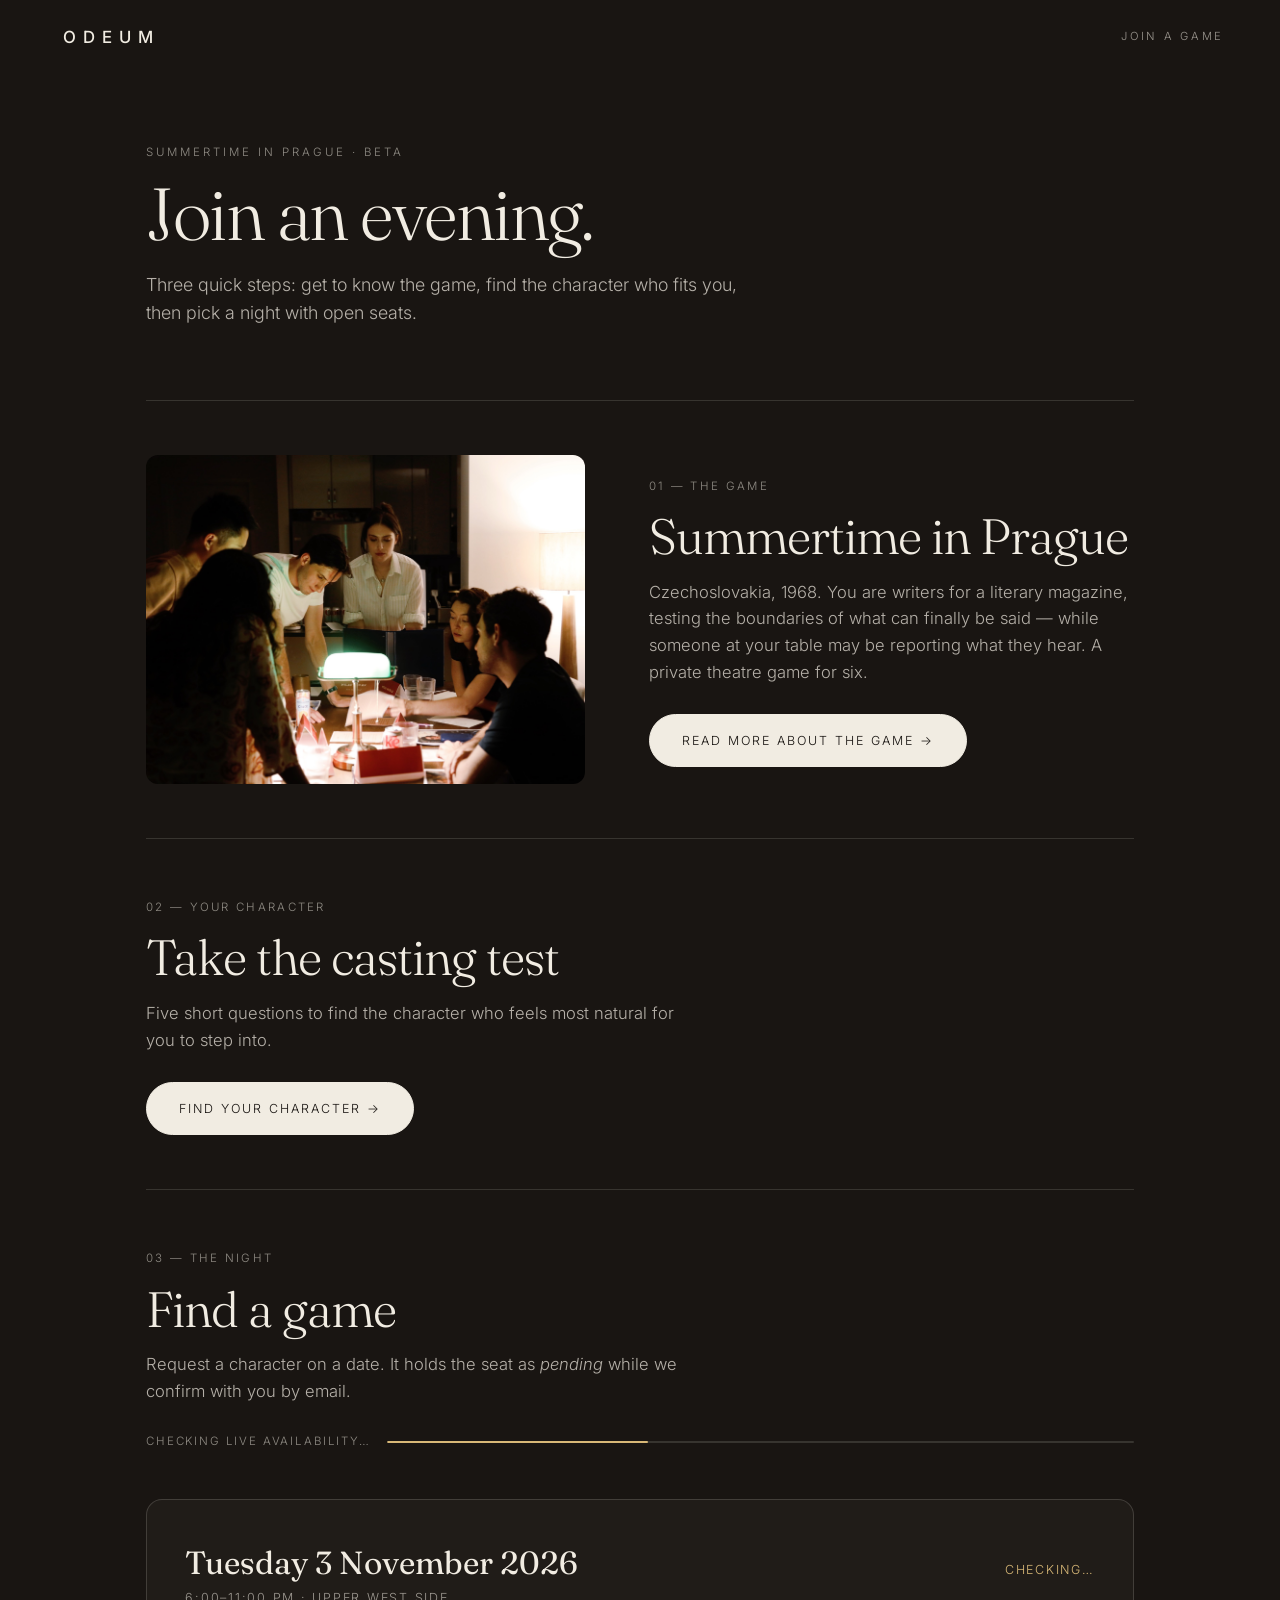
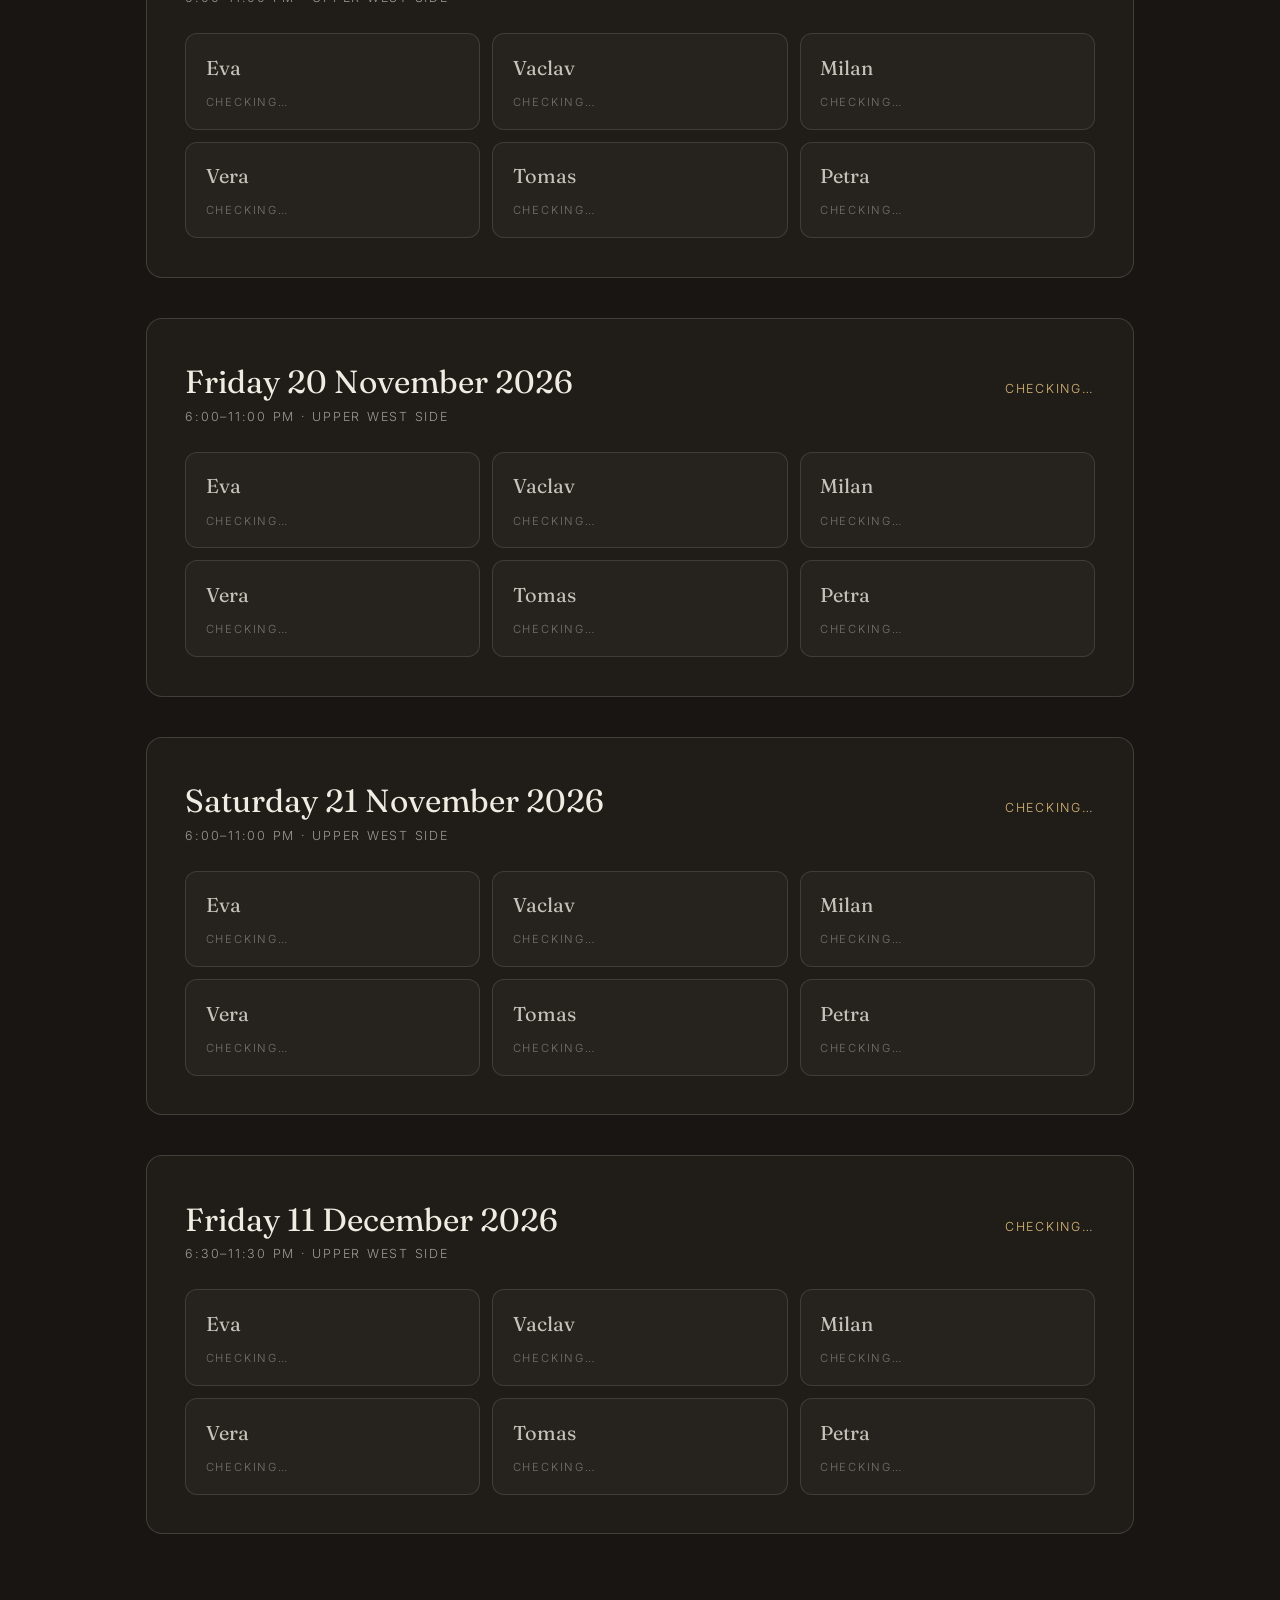
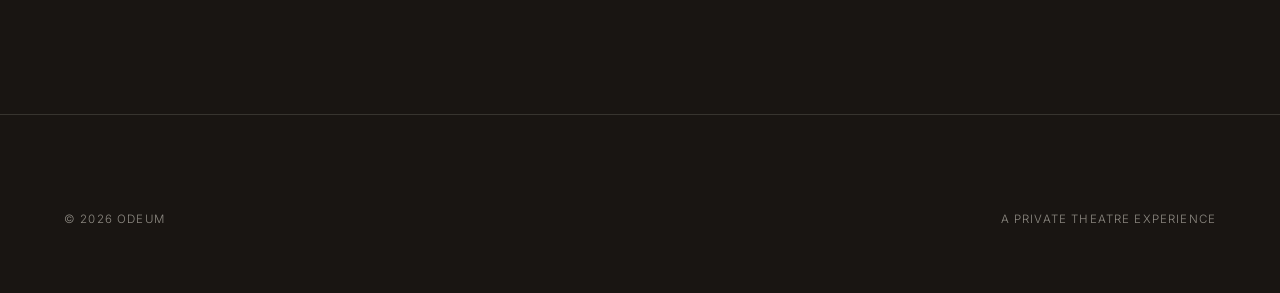
<file: start/index.html>
<!DOCTYPE html>
<html lang="en">
<head>
  <meta charset="UTF-8" />
  <meta name="viewport" content="width=device-width, initial-scale=1.0, viewport-fit=cover" />
  <meta name="description" content="Join an evening of Summertime in Prague — read about the game, find your character, and see available game times." />
  <meta name="theme-color" content="#f1ece2" />
  <!-- Temporary / unlisted entry page: keep it out of search results -->
  <meta name="robots" content="noindex, nofollow" />
  <title>Join — Summertime in Prague</title>

  <link rel="icon" href="../favicon.svg?v=2" type="image/svg+xml" />
  <link rel="apple-touch-icon" href="../apple-touch-icon.png" />

  <link rel="preconnect" href="https://fonts.googleapis.com" />
  <link rel="preconnect" href="https://fonts.gstatic.com" crossorigin />
  <link href="https://fonts.googleapis.com/css2?family=Fraunces:ital,opsz,wght@0,9..144,300;0,9..144,400;0,9..144,500;1,9..144,300;1,9..144,400&family=Inter:wght@300;400;500&display=swap" rel="stylesheet" />

  <link rel="stylesheet" href="../css/styles.css?v=17" />
  <link rel="stylesheet" href="start.css?v=2" />
</head>
<body class="prague start">
  <!-- NAV -->
  <header class="pnav pnav--solid" id="pnav">
    <a href="../" class="pnav__home" aria-label="Back to Odeum">ODEUM</a>
    <span class="pnav__tag">Join a game</span>
  </header>

  <main class="hub">
    <!-- INTRO -->
    <section class="hub__intro">
      <p class="hub__eyebrow">Summertime in Prague · Beta</p>
      <h1 class="hub__title">Join an evening.</h1>
      <p class="hub__lead">
        Three quick steps: get to know the game, find the character who fits you,
        then pick a night with open seats.
      </p>
    </section>

    <!-- 01 · ABOUT THE GAME -->
    <section class="step step--feature">
      <figure class="step__media">
        <img src="../images/prague/table-lamp.jpg" alt="A cast of six around a lamplit table in character" loading="lazy" />
      </figure>
      <div class="step__body">
        <span class="step__num">01 — The game</span>
        <h2 class="step__title">Summertime in Prague</h2>
        <p class="step__text">
          Czechoslovakia, 1968. You are writers for a literary magazine, testing the
          boundaries of what can finally be said — while someone at your table may be
          reporting what they hear. A private theatre game for six.
        </p>
        <a class="pbtn pbtn--light" href="../SIPbeta/">Read more about the game →</a>
      </div>
    </section>

    <!-- 02 · CASTING TEST -->
    <section class="step">
      <div class="step__body step__body--wide">
        <span class="step__num">02 — Your character</span>
        <h2 class="step__title">Take the casting test</h2>
        <p class="step__text">
          Five short questions to find the character who feels most natural for you to
          step into.
        </p>
        <a class="pbtn pbtn--light" href="../quiz/">Find your character →</a>
      </div>
    </section>

    <!-- 03 · AVAILABLE TIMES -->
    <section class="step" id="times">
      <div class="step__body step__body--wide">
        <span class="step__num">03 — The night</span>
        <h2 class="step__title">Find a game</h2>
        <p class="step__text">
          Request a character on a date. It holds the seat as <em>pending</em>
          while we confirm with you by email.
        </p>
        <div id="sessions" class="sessions" aria-live="polite">
          <p class="sessions__loading">Loading availability…</p>
        </div>
      </div>
    </section>
  </main>

  <!-- REQUEST MODAL -->
  <div class="modal" id="modal" aria-hidden="true" role="dialog" aria-modal="true" aria-labelledby="modalTitle">
    <div class="modal__backdrop" data-close></div>
    <div class="modal__card" role="document">
      <button class="modal__close" data-close aria-label="Close">×</button>
      <div id="modalForm">
        <p class="modal__eyebrow">Request a seat</p>
        <h3 class="modal__title" id="modalTitle">Milan</h3>
        <p class="modal__slot" id="modalSlot">Saturday 26 September · 6–11 PM</p>
        <form id="signupForm" novalidate>
          <div class="pfield">
            <label for="f-name">Full name</label>
            <input type="text" id="f-name" name="name" autocomplete="name" required />
          </div>
          <div class="pfield pfield--row">
            <div>
              <label for="f-email">Email</label>
              <input type="email" id="f-email" name="email" autocomplete="email" required />
            </div>
            <div>
              <label for="f-age">Age</label>
              <input type="number" id="f-age" name="age" min="16" max="120" inputmode="numeric" required />
            </div>
          </div>
          <div class="pfield">
            <label for="f-phone">Phone</label>
            <input type="tel" id="f-phone" name="phone" autocomplete="tel" required />
          </div>
          <div class="pfield">
            <label for="f-rec">Who told you about us?</label>
            <input type="text" id="f-rec" name="recommendedBy" required />
          </div>
          <button type="submit" class="pbtn pbtn--dark" id="submitBtn">Send my request</button>
          <p class="modal__status" id="modalStatus" role="status" aria-live="polite"></p>
        </form>
      </div>
      <div id="modalDone" class="modal__done" hidden>
        <h3 class="modal__title">Request received.</h3>
        <p id="doneMsg">Your seat is being held pending confirmation. We'll confirm by email and send more details soon.</p>
        <button class="pbtn pbtn--dark" data-close>Close</button>
      </div>
    </div>
  </div>

  <footer class="foot">
    <div class="foot__bottom">
      <p>© <span id="year"></span> Odeum</p>
      <p>A private theatre experience</p>
    </div>
  </footer>

  <script src="start.js?v=4"></script>
</body>
</html>
</file>
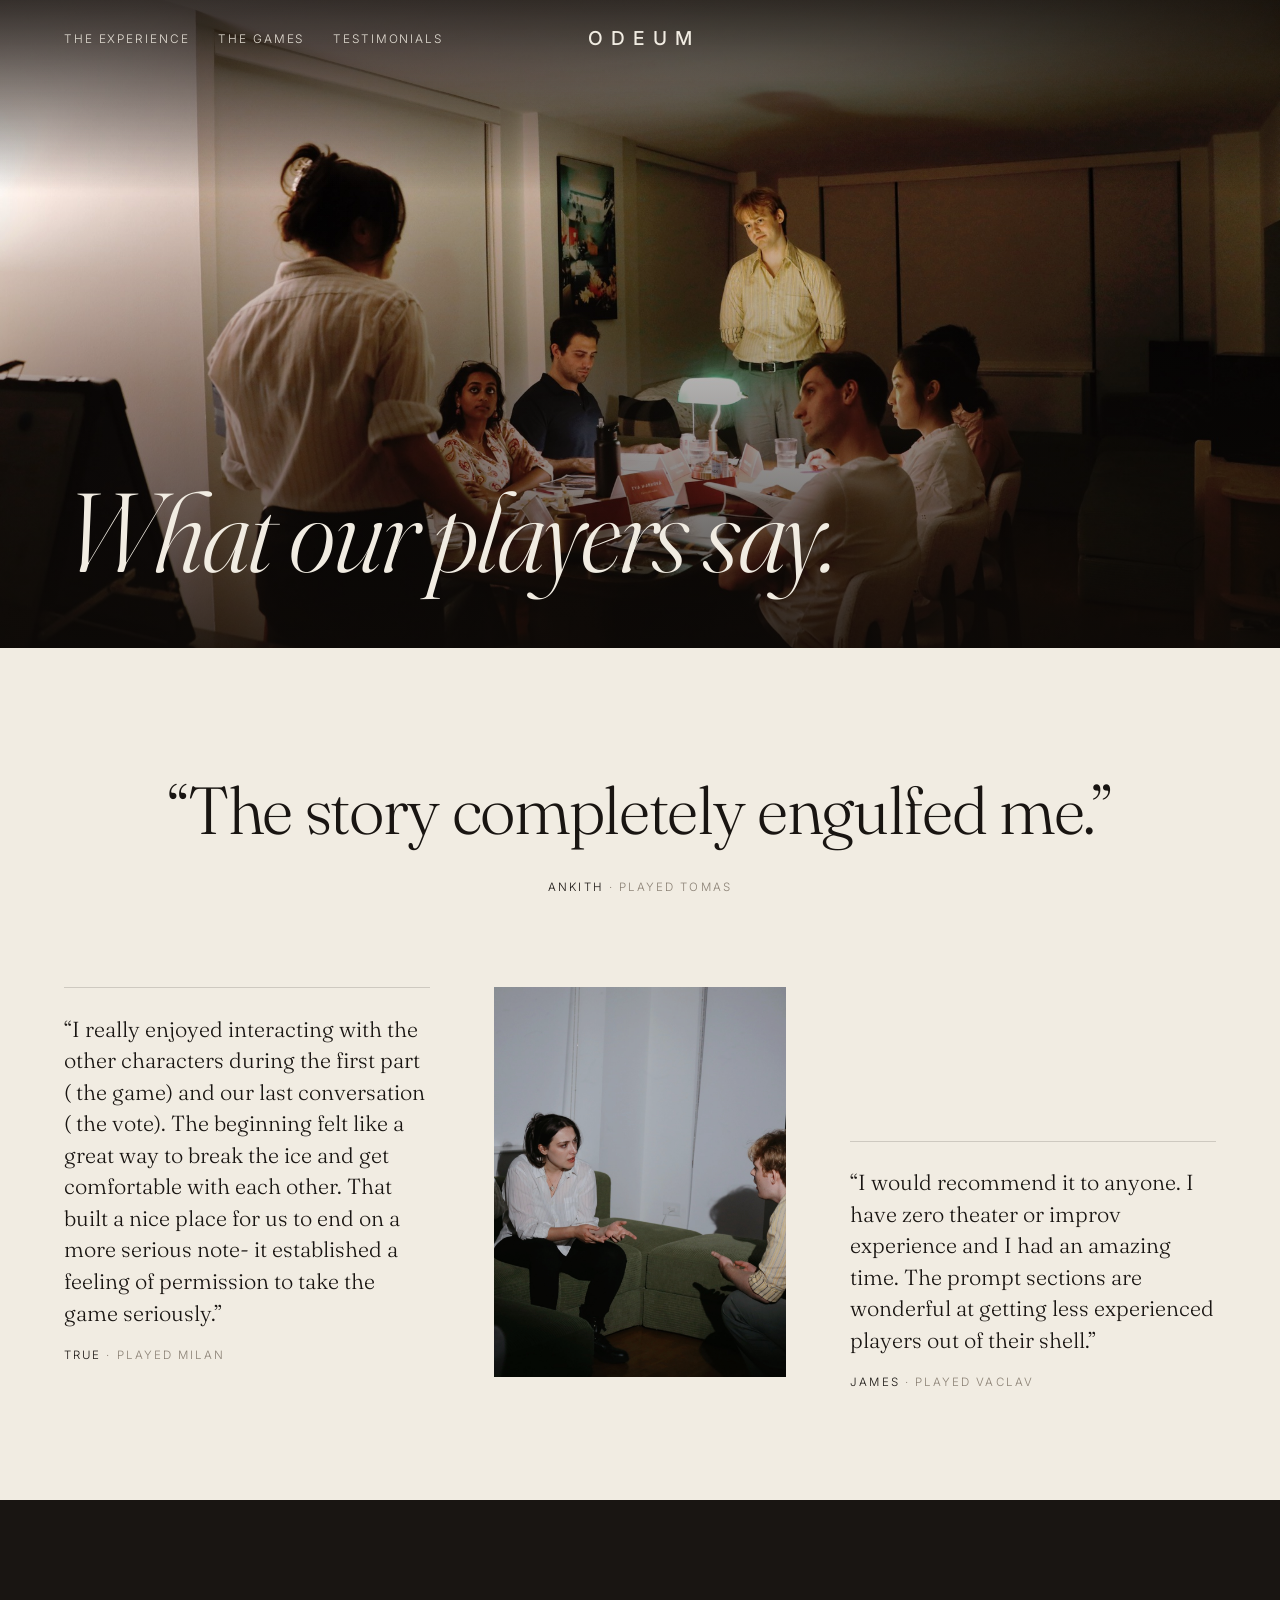
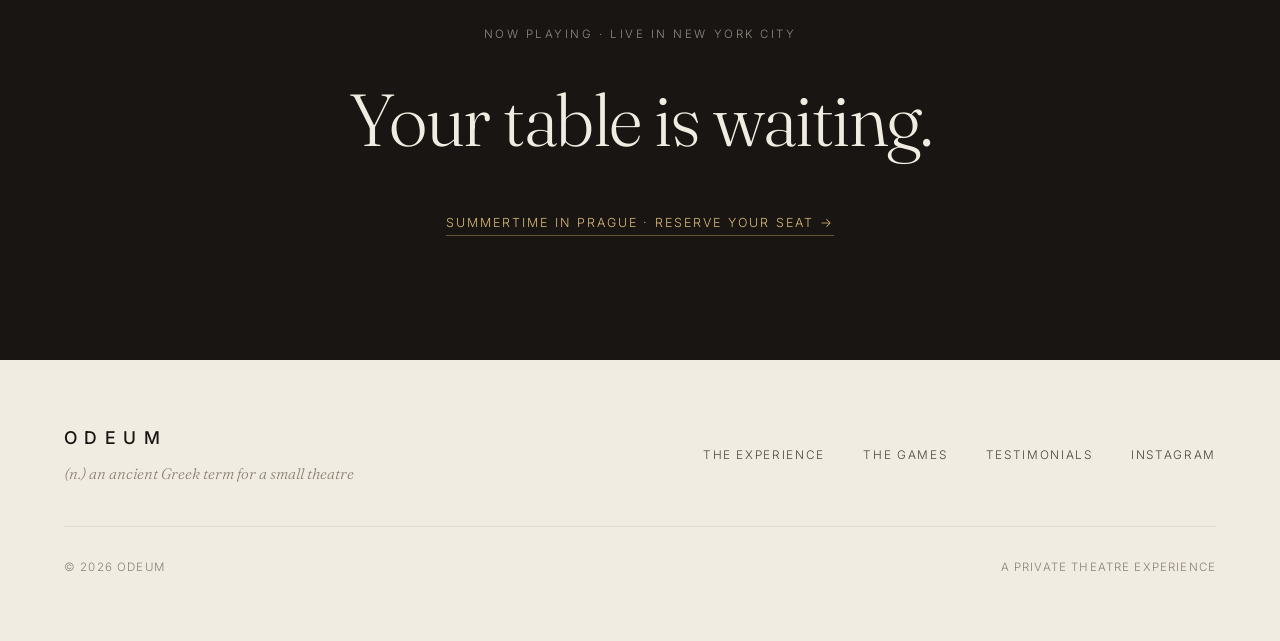
<file: testimonials/index.html>
<!DOCTYPE html>
<html lang="en">
<head>
  <meta charset="UTF-8" />
  <meta name="viewport" content="width=device-width, initial-scale=1.0" />
  <meta name="description" content="What players said after an evening at Odeum, a private theatre experience in New York City." />
  <meta name="theme-color" content="#f1ece2" />
  <title>What Our Players Say · Odeum</title>

  <link rel="icon" href="../favicon.svg?v=2" type="image/svg+xml" />
  <link rel="apple-touch-icon" href="../apple-touch-icon.png" />

  <link rel="preconnect" href="https://fonts.googleapis.com" />
  <link rel="preconnect" href="https://fonts.gstatic.com" crossorigin />
  <link href="https://fonts.googleapis.com/css2?family=Fraunces:ital,opsz,wght@0,9..144,300;0,9..144,400;0,9..144,500;1,9..144,300;1,9..144,400&family=Inter:wght@300;400;500&display=swap" rel="stylesheet" />

  <link rel="stylesheet" href="../css/styles.css?v=17" />
  <link rel="stylesheet" href="testimonials.css?v=3" />
</head>
<body>
  <!-- NAV -->
  <header class="nav" id="nav">
    <nav class="nav__side nav__side--left" aria-label="Primary">
      <button class="nav__menu" id="menuBtn" aria-expanded="false" aria-controls="overlay">
        <span></span><span></span>
      </button>
      <a href="../#experience" class="nav__link">The Experience</a>
      <a href="../#games" class="nav__link">The Games</a>
      <a href="./" class="nav__link" aria-current="page">Testimonials</a>
    </nav>

    <a href="../" class="nav__brand" aria-label="Odeum home">ODEUM</a>

    <div class="nav__side nav__side--right">
    </div>
  </header>

  <!-- FULLSCREEN OVERLAY MENU -->
  <div class="overlay" id="overlay" aria-hidden="true">
    <nav class="overlay__nav" aria-label="Overlay">
      <a href="../#experience">The Experience</a>
      <a href="../#games">The Games</a>
      <a href="./">Testimonials</a>
    </nav>
    <p class="overlay__note">A private theatre experience.</p>
  </div>

  <main id="top">
    <!-- HERO -->
    <section class="thero" id="hero">
      <img src="../images/prague/the-room.jpg" alt="A full table of players mid-game" class="thero__img" />
      <div class="thero__scrim"></div>
      <div class="thero__inner">
        <h1 class="thero__title">What our players say.</h1>
      </div>
    </section>

    <!-- FEATURED -->
    <section class="tfeature">
      <blockquote class="tfeature__quote reveal">“The story completely engulfed me.”</blockquote>
      <p class="note__who reveal">Ankith <span>· played Tomas</span></p>
    </section>

    <!-- NOTES -->
    <section class="notes">
      <div class="notes__col">
        <article class="note reveal">
          <blockquote class="note__pull">“I really enjoyed interacting with the other characters during the first part ( the game) and our last conversation ( the vote). The beginning felt like a great way to break the ice and get comfortable with each other. That built a nice place for us to end on a more serious note- it established a feeling of permission to take the game seriously.”</blockquote>
          <p class="note__who">True <span>· played Milan</span></p>
        </article>
      </div>
      <figure class="notes__photo reveal">
        <img src="../images/prague/couch.jpg" alt="Players talking on a couch between scenes" loading="lazy" />
      </figure>
      <div class="notes__col">
        <article class="note reveal">
          <blockquote class="note__pull">“I would recommend it to anyone. I have zero theater or improv experience and I had an amazing time. The prompt sections are wonderful at getting less experienced players out of their shell.”</blockquote>
          <p class="note__who">James <span>· played Vaclav</span></p>
        </article>
      </div>
    </section>

    <!-- CTA -->
    <section class="tcta">
      <p class="tcta__eyebrow reveal">Now Playing · Live in New York City</p>
      <h2 class="tcta__title reveal">Your table is waiting.</h2>
      <a class="tcta__link reveal" href="../SIPbeta/">Summertime in Prague · Reserve your seat →</a>
    </section>
  </main>

  <footer class="foot">
    <div class="foot__top">
      <div>
        <a href="../" class="foot__brand">ODEUM</a>
        <p class="foot__def">(n.) an ancient Greek term for a small theatre</p>
      </div>
      <nav class="foot__links" aria-label="Footer">
        <a href="../#experience">The Experience</a>
        <a href="../#games">The Games</a>
        <a href="./">Testimonials</a>
        <a href="#" aria-label="Odeum on Instagram">Instagram</a>
      </nav>
    </div>
    <div class="foot__bottom">
      <p>© <span id="year"></span> Odeum</p>
      <p>A private theatre experience</p>
    </div>
  </footer>

  <script src="../js/main.js?v=6"></script>
</body>
</html>
</file>
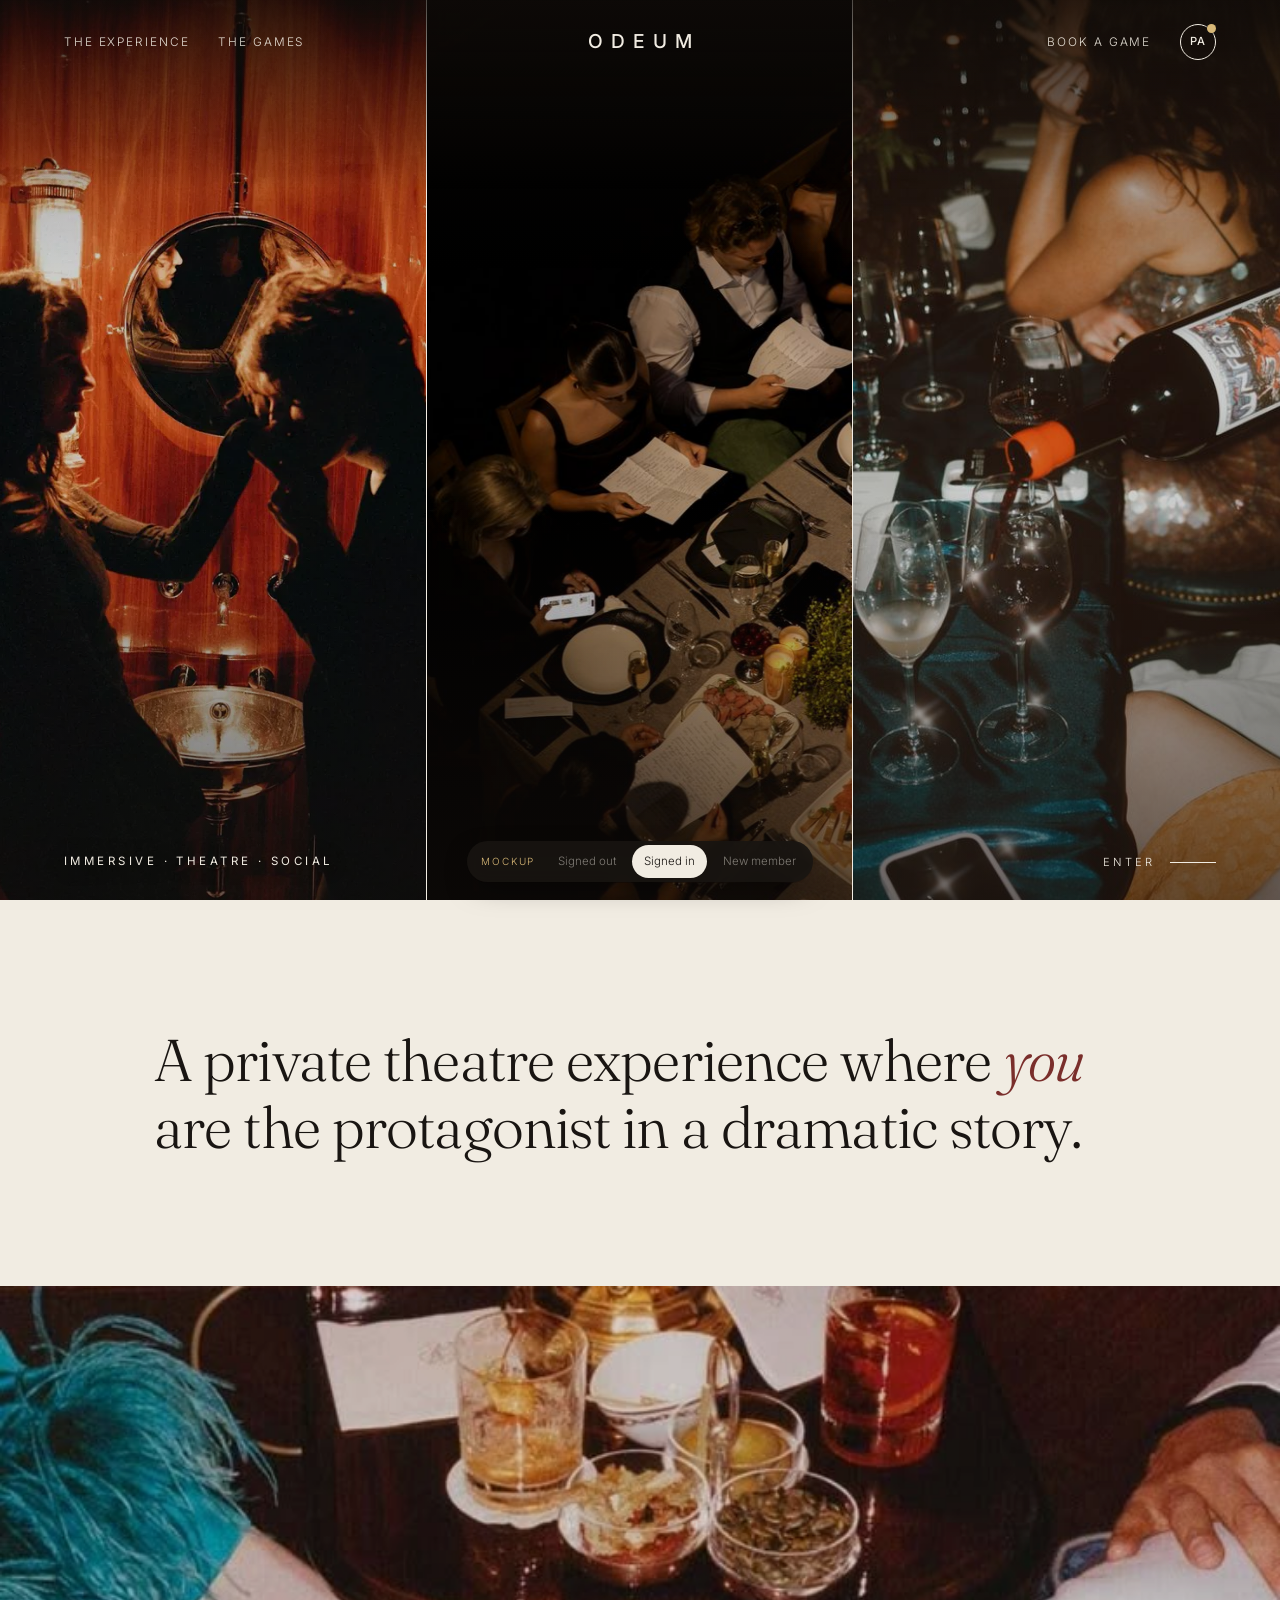
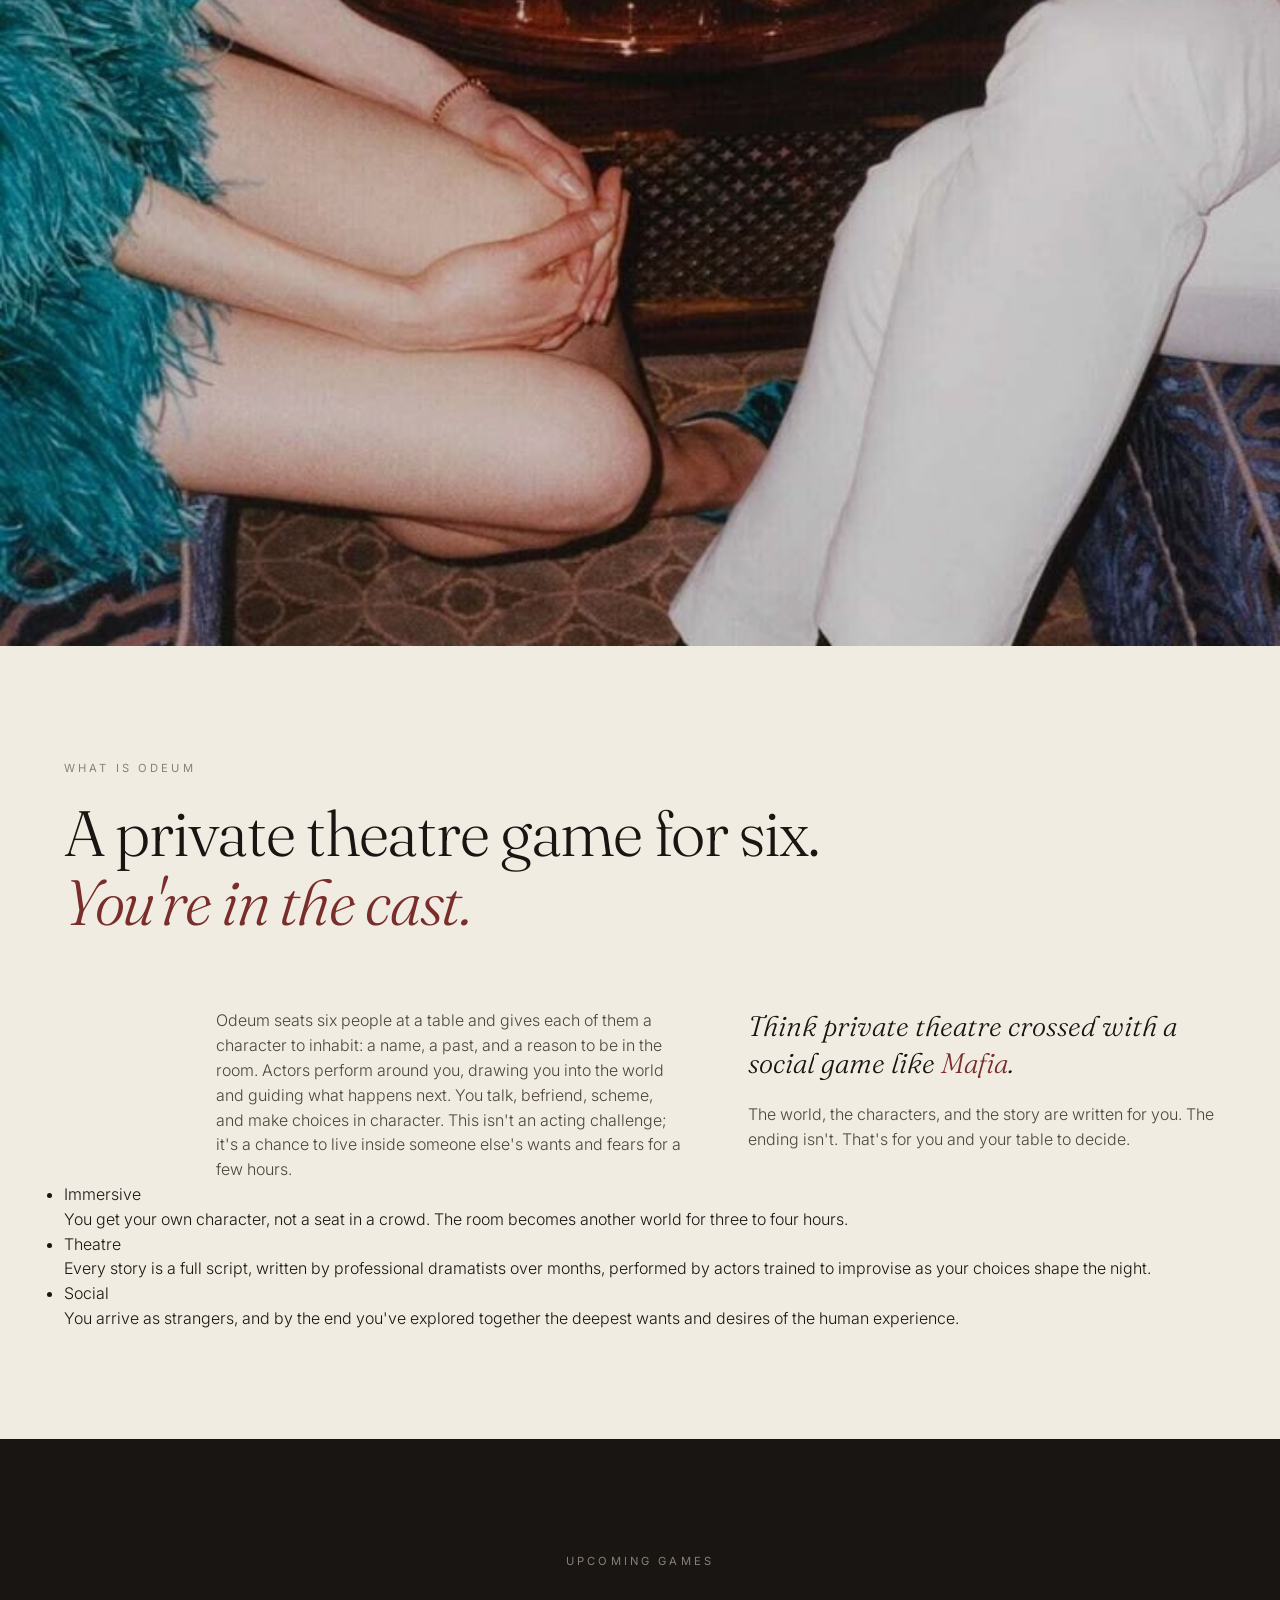
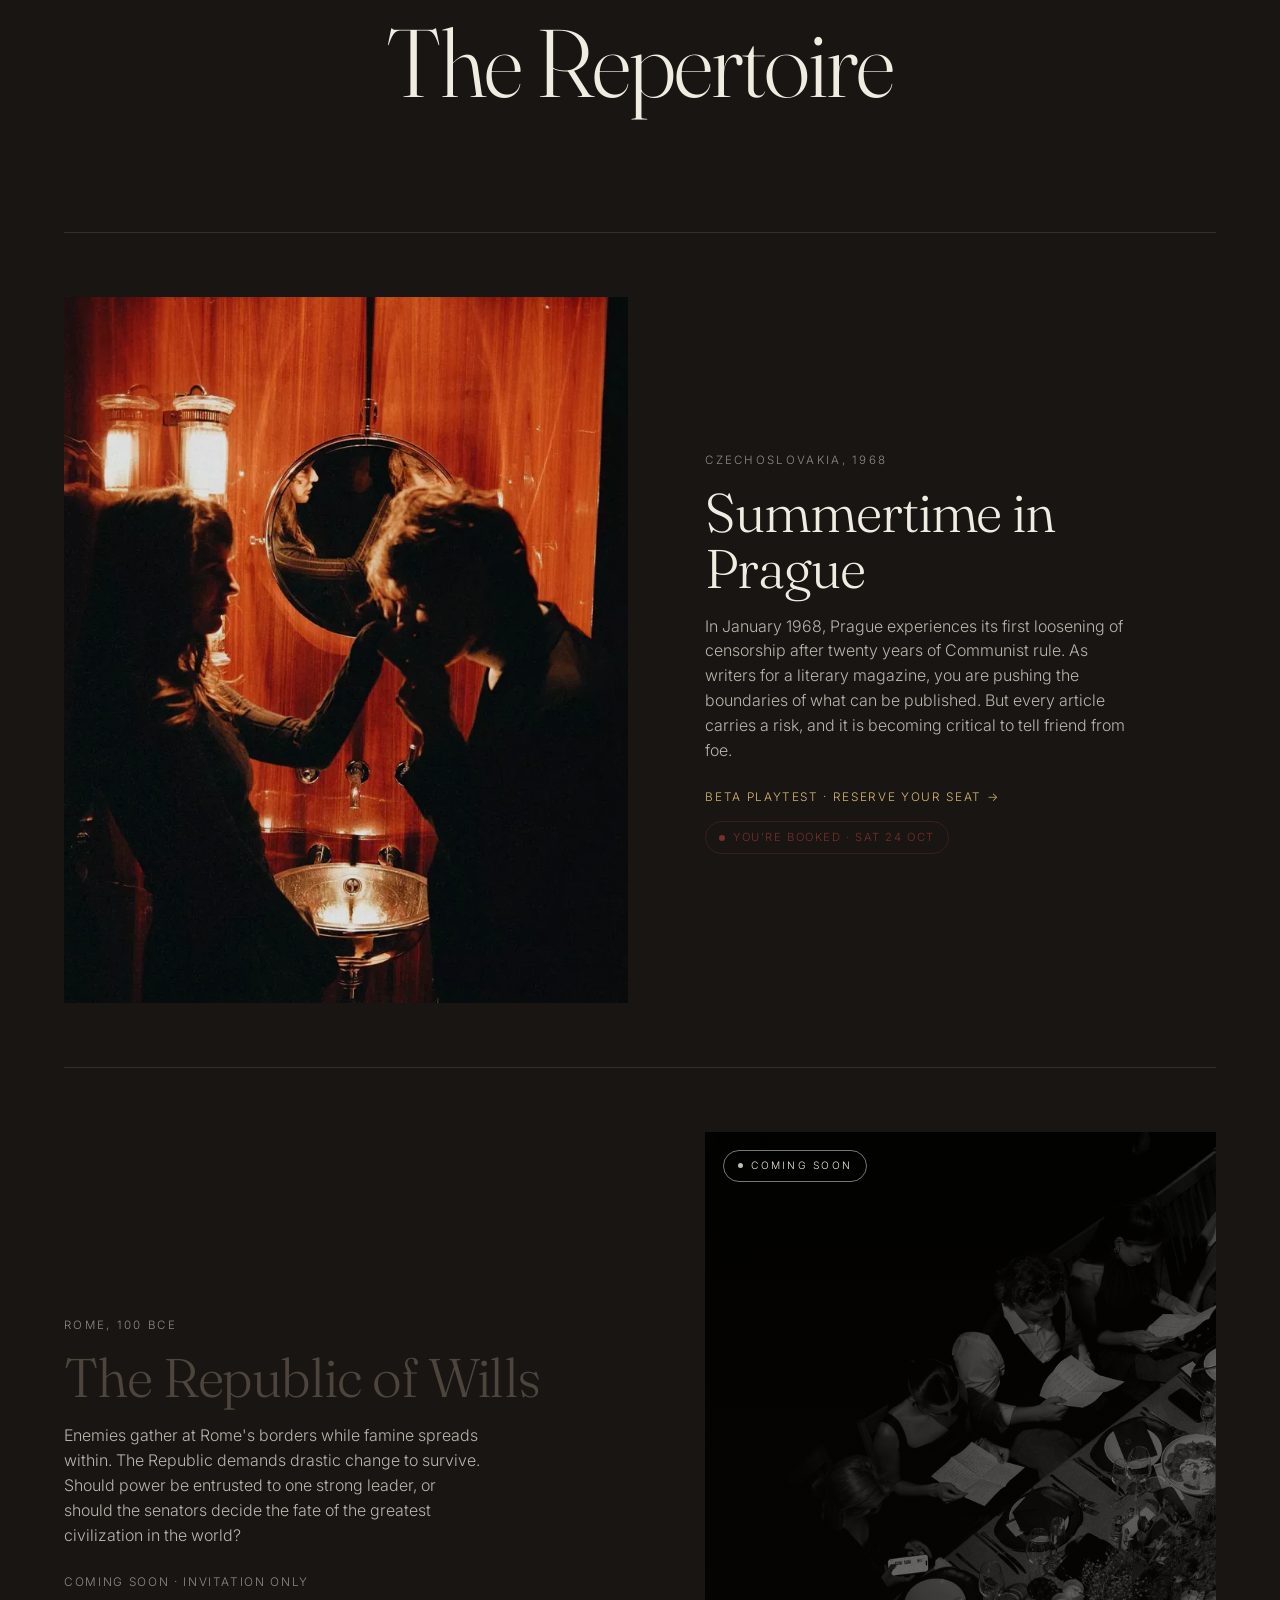
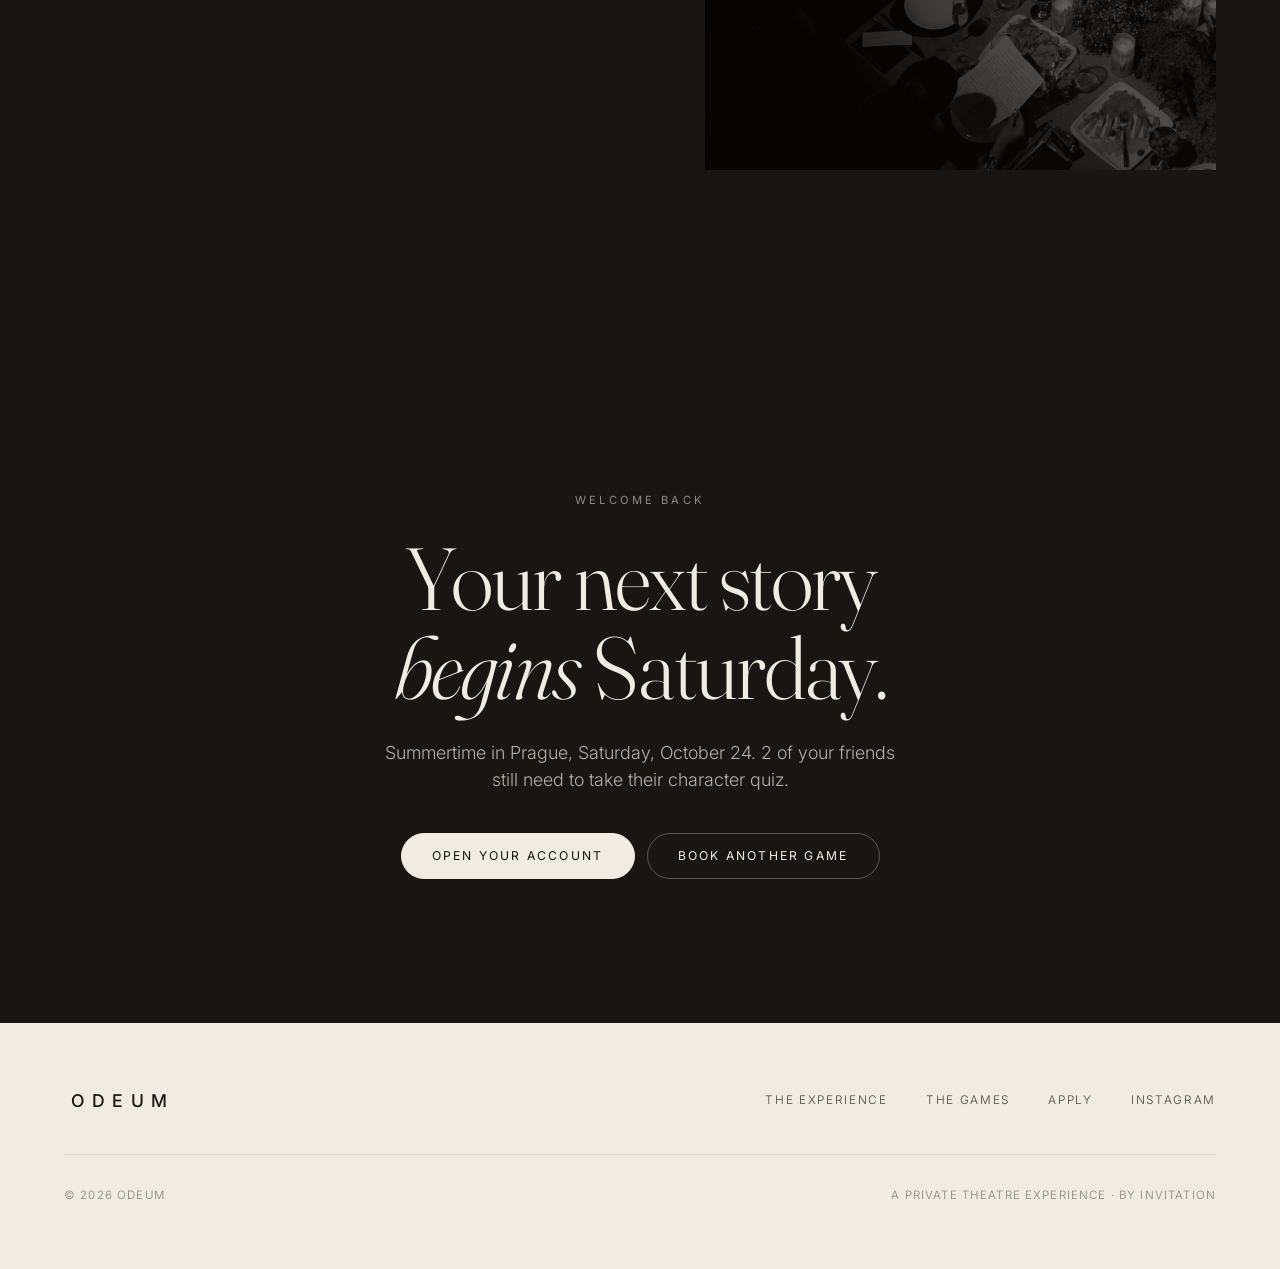
<file: mockups/account/index.html>
<!DOCTYPE html>
<html lang="en">
<head>
  <meta charset="UTF-8" />
  <meta name="viewport" content="width=device-width, initial-scale=1.0" />
  <meta name="description" content="Odeum — a private theatre experience where you are the protagonist in a dramatic story. Immersive. Theatre. Social." />
  <meta name="theme-color" content="#f1ece2" />
  <meta name="robots" content="noindex, nofollow" />
  <title>Odeum · Account mockup</title>

  <link rel="icon" href="../../favicon.svg?v=2" type="image/svg+xml" />
  <link rel="apple-touch-icon" href="../../apple-touch-icon.png" />

  <!-- Social / SEO. If your live URL is not https://clysun.github.io/odeum,
       update the four absolute URLs below (canonical, og:url, og:image, twitter:image). -->
  <link rel="canonical" href="https://clysun.github.io/odeum/" />
  <meta property="og:type" content="website" />
  <meta property="og:site_name" content="Odeum" />
  <meta property="og:title" content="Odeum — Immersive. Social. Theatre." />
  <meta property="og:description" content="A private theatre experience where you are the protagonist in a dramatic story. You're in the cast." />
  <meta property="og:url" content="https://clysun.github.io/odeum/" />
  <meta property="og:image" content="https://clysun.github.io/odeum/og.jpg" />
  <meta property="og:image:type" content="image/jpeg" />
  <meta property="og:image:width" content="1200" />
  <meta property="og:image:height" content="630" />
  <meta name="twitter:card" content="summary_large_image" />
  <meta name="twitter:title" content="Odeum — Immersive. Social. Theatre." />
  <meta name="twitter:description" content="A private theatre experience where you are the protagonist in a dramatic story. You're in the cast." />
  <meta name="twitter:image" content="https://clysun.github.io/odeum/og.jpg" />

  <link rel="preconnect" href="https://fonts.googleapis.com" />
  <link rel="preconnect" href="https://fonts.gstatic.com" crossorigin />
  <link href="https://fonts.googleapis.com/css2?family=Fraunces:ital,opsz,wght@0,9..144,300;0,9..144,400;0,9..144,500;1,9..144,300;1,9..144,400&family=Inter:wght@300;400;500&display=swap" rel="stylesheet" />

  <link rel="stylesheet" href="../../css/styles.css" />
  <link rel="stylesheet" href="account.css" />
</head>
<body class="is-guest">
  <!-- NAV -->
  <header class="nav" id="nav">
    <nav class="nav__side nav__side--left" aria-label="Primary">
      <button class="nav__menu" id="menuBtn" aria-expanded="false" aria-controls="overlay">
        <span></span><span></span>
      </button>
      <a href="#experience" class="nav__link">The Experience</a>
      <a href="#games" class="nav__link">The Games</a>
    </nav>

    <a href="#top" class="nav__brand" aria-label="Odeum home">ODEUM</a>

    <div class="nav__side nav__side--right">
      <a href="#invitation" class="nav__link nav__link--enquire guest-only">Apply</a>
      <a href="#" class="nav__link guest-only" data-demo-signin>Sign in</a>
      <a href="../../signup/" class="nav__link member-only">Book a game</a>
      <button class="avatar member-only" id="avatarBtn" aria-haspopup="dialog" aria-controls="acct" aria-label="Open your account">
        <span id="avatarInitials">PA</span><i class="avatar__dot" id="avatarDot" aria-hidden="true"></i>
      </button>
    </div>
  </header>

  <!-- FULLSCREEN OVERLAY MENU -->
  <div class="overlay" id="overlay" aria-hidden="true">
    <nav class="overlay__nav" aria-label="Overlay">
      <a href="#experience">The Experience</a>
      <a href="#games">The Games</a>
      <a href="#invitation">The Invitation</a>
    </nav>
    <p class="overlay__note">A private theatre experience.<br />By invitation only.</p>
  </div>

  <main id="top">
    <!-- HERO -->
    <section class="hero" id="hero">
      <div class="hero__panels">
        <figure class="panel" style="--i:0">
          <img src="../../images/mirror.webp" alt="Two guests in candlelight before a mirror" loading="eager" />
        </figure>
        <figure class="panel" style="--i:1">
          <img src="../../images/dinner.jpg" alt="A candlelit table of guests reading their scripts" loading="eager" />
        </figure>
        <figure class="panel" style="--i:2">
          <img src="../../images/wine.jpg" alt="Wine poured at an intimate evening" loading="eager" />
        </figure>
      </div>

      <div class="hero__caption">
        <p class="hero__eyebrow">Immersive · Theatre · Social</p>
        <a href="#statement" class="hero__scroll" aria-label="Scroll">
          <span>Enter</span><span class="hero__scroll-line"></span>
        </a>
      </div>
    </section>

    <!-- STATEMENT -->
    <section class="statement" id="statement">
      <p class="statement__lead reveal">
        A private theatre experience where <em>you</em> are the protagonist
        in a dramatic story.
      </p>
    </section>

    <!-- FULL-BLEED FEATURE -->
    <section class="feature" aria-label="An evening at Odeum">
      <img src="../../images/lounge.jpg" alt="Guests in a richly appointed private lounge" class="feature__img" loading="lazy" />
    </section>

    <!-- EXPERIENCE -->
    <section class="experience" id="experience">
      <div class="experience__head">
        <span class="kicker reveal">What is Odeum</span>
        <h2 class="experience__title reveal">A private theatre game for six.<br /><em>You're in the cast.</em></h2>
      </div>
      <div class="experience__cols">
        <div class="reveal">
          <p>
            Odeum seats six people at a table and gives each of them a character to inhabit:
            a name, a past, and a reason to be in the room. Actors perform around you, drawing
            you into the world and guiding what happens next. You talk, befriend, scheme, and
            make choices in character. This isn't an acting challenge; it's a chance to live
            inside someone else's wants and fears for a few hours.
          </p>
        </div>
        <div class="reveal">
          <p class="experience__pull">Think private theatre crossed with a social game like <em>Mafia</em>.</p>
          <p>
            The world, the characters, and the story are written for you. The ending isn't.
            That's for you and your table to decide.
          </p>
        </div>
      </div>

      <ul class="pillars">
        <li class="reveal">
          <span class="pillars__num">Immersive</span>
          <p>You get your own character, not a seat in a crowd. The room becomes another world
             for three to four hours.</p>
        </li>
        <li class="reveal">
          <span class="pillars__num">Theatre</span>
          <p>Every story is a full script, written by professional dramatists over months,
             performed by actors trained to improvise as your choices shape the night.</p>
        </li>
        <li class="reveal">
          <span class="pillars__num">Social</span>
          <p>You arrive as strangers, and by the end you've explored together the deepest
             wants and desires of the human experience.</p>
        </li>
      </ul>
    </section>

    <!-- GAMES -->
    <section class="evenings" id="games">
      <div class="evenings__head">
        <span class="kicker reveal">Upcoming Games</span>
        <h2 class="evenings__title reveal">The Repertoire</h2>
      </div>

      <a class="row row--link reveal" href="../../SIPbeta/">
        <figure class="row__media">
          <img src="../../images/mirror.webp" alt="Summertime in Prague — a candlelit encounter" loading="lazy" />
        </figure>
        <div class="row__text">
          <span class="row__index">Czechoslovakia, 1968</span>
          <h3 class="row__name">Summertime in Prague</h3>
          <p>In January 1968, Prague experiences its first loosening of censorship after twenty
             years of Communist rule. As writers for a literary magazine, you are pushing the
             boundaries of what can be published. But every article carries a risk, and it is
             becoming critical to tell friend from foe.</p>
          <span class="row__meta">Beta playtest · Reserve your seat →</span>
          <span class="row__booked member-only" id="rowBooked">You’re booked · Sat 24 Oct</span>
        </div>
      </a>

      <div class="row row--reverse row--soon reveal">
        <figure class="row__media">
          <img src="../../images/dinner.jpg" alt="The Republic of Wills — a dramatic candlelit feast" loading="lazy" />
          <figcaption class="row__badge">Coming Soon</figcaption>
        </figure>
        <div class="row__text">
          <span class="row__index">Rome, 100 BCE</span>
          <h3 class="row__name">The Republic of Wills</h3>
          <p>Enemies gather at Rome's borders while famine spreads within. The Republic demands
             drastic change to survive. Should power be entrusted to one strong leader, or should
             the senators decide the fate of the greatest civilization in the world?</p>
          <span class="row__meta">Coming Soon · Invitation only</span>
        </div>
      </div>
    </section>

    <!-- INVITATION / APPLY -->
    <section class="invitation" id="invitation">
      <div class="invitation__inner member-only welcome">
        <span class="kicker">Welcome back</span>
        <h2 class="invitation__title" id="welcomeTitle">Your next story<br /><em>begins</em> Saturday.</h2>
        <p class="invitation__lede" id="welcomeLede">Summertime in Prague, Saturday 24 October. Two of your friends still need to take their character quiz.</p>
        <div class="welcome__actions">
          <button type="button" class="welcome__btn" data-open-acct>Open your account</button>
          <a class="welcome__btn welcome__btn--ghost" href="../../signup/">Book another game</a>
        </div>
      </div>
      <div class="invitation__inner reveal guest-only">
        <span class="kicker">The Invitation</span>
        <h2 class="invitation__title">Some stories only<br /><em>begin</em> when you arrive.</h2>
        <p class="invitation__lede">
          Odeum is testing its first games by private invitation. Leave your name, and we'll
          send you a few questions — the better to know who you are, and to cast you into the
          story that fits.
        </p>

        <form class="invite-form" id="inviteForm" novalidate>
          <div class="invite-form__row">
            <input type="text" id="inviteName" name="name" placeholder="Your name" autocomplete="name" aria-label="Your name" required />
            <input type="email" id="inviteEmail" name="email" placeholder="Email address" autocomplete="email" aria-label="Email address" required />
            <button type="submit" class="invite-form__submit">Request an invitation</button>
          </div>
          <p class="invite-form__note">A short questionnaire follows — it helps us cast you well. No spam, ever.</p>
          <p class="invite-form__status" id="inviteStatus" role="status" aria-live="polite"></p>
        </form>
      </div>
    </section>
  </main>

  <footer class="foot">
    <div class="foot__top">
      <a href="#top" class="foot__brand">ODEUM</a>
      <nav class="foot__links" aria-label="Footer">
        <a href="#experience">The Experience</a>
        <a href="#games">The Games</a>
        <a href="#invitation">Apply</a>
        <a href="#" aria-label="Odeum on Instagram">Instagram</a>
      </nav>
    </div>
    <div class="foot__bottom">
      <p>© <span id="year"></span> Odeum</p>
      <p>A private theatre experience · By invitation</p>
    </div>
  </footer>

  <!-- ACCOUNT PANEL -->
  <div class="acct" id="acct" aria-hidden="true">
    <div class="acct__scrim" data-close></div>
    <aside class="acct__panel" role="dialog" aria-modal="true" aria-labelledby="acctHello">
      <header class="acct__head">
        <div>
          <p class="acct__kicker">Backstage</p>
          <h2 class="acct__hello" id="acctHello">Good evening, Pat.</h2>
        </div>
        <button class="acct__close" data-close aria-label="Close">×</button>
      </header>
      <nav class="acct__tabs" role="tablist">
        <button role="tab" class="acct__tab is-on" data-tab="upcoming">Upcoming</button>
        <button role="tab" class="acct__tab" data-tab="past">Past games</button>
        <button role="tab" class="acct__tab" data-tab="account">Account</button>
      </nav>
      <div class="acct__body" id="acctBody"></div>
      <footer class="acct__foot">
        <a href="../../signup/" class="acct__cta">Book a game</a>
        <button type="button" class="acct__signout" data-demo-signout>Sign out</button>
      </footer>
    </aside>
  </div>

  <!-- Mockup-only switcher -->
  <div class="demo" role="group" aria-label="Mockup state">
    <span>Mockup</span>
    <button data-state="guest">Signed out</button>
    <button data-state="member" class="is-on">Signed in</button>
    <button data-state="new">New member</button>
  </div>

  <script src="../../js/main.js"></script>
  <script src="account.js"></script>
</body>
</html>
</file>
<file: css/styles.css>
/* =========================================================
   ODEUM — A Private Theatre Experience
   Editorial · warm bone canvas · cinematic imagery
   ========================================================= */

:root {
  --paper:      #f1ece2;   /* warm bone */
  --paper-2:    #e9e2d5;
  --ink:        #191512;   /* warm near-black */
  --ink-soft:   #4d453c;
  --ink-faint:  #8a8074;
  --wine:       #7a2e2b;   /* restrained accent */
  --line:       rgba(25, 21, 18, 0.16);
  --line-soft:  rgba(25, 21, 18, 0.08);

  --serif: "Fraunces", Georgia, "Times New Roman", serif;
  --sans:  "Inter", system-ui, -apple-system, sans-serif;

  --ease: cubic-bezier(0.19, 1, 0.22, 1);
  --pad:  clamp(1.25rem, 5vw, 4rem);
  --maxw: 1400px;
}

* { margin: 0; padding: 0; box-sizing: border-box; }

html { -webkit-font-smoothing: antialiased; text-rendering: optimizeLegibility; }
html.lenis, html.lenis body { height: auto; }

body {
  background: var(--paper);
  color: var(--ink);
  font-family: var(--sans);
  font-weight: 300;
  line-height: 1.55;
  overflow-x: hidden;
}
body.no-scroll { overflow: hidden; }

::selection { background: var(--ink); color: var(--paper); }

a { color: inherit; text-decoration: none; }
img { display: block; max-width: 100%; }

.kicker {
  display: inline-block;
  font-family: var(--sans);
  font-size: 0.7rem;
  font-weight: 400;
  letter-spacing: 0.28em;
  text-transform: uppercase;
  color: var(--ink-faint);
}

/* =========================================================
   NAV
   ========================================================= */
.nav {
  position: fixed;
  inset: 0 0 auto 0;
  z-index: 60;
  display: grid;
  grid-template-columns: 1fr auto 1fr;
  align-items: center;
  padding: 1.5rem var(--pad);
  transition: background 0.6s var(--ease), padding 0.6s var(--ease),
              border-color 0.6s var(--ease), color 0.6s var(--ease);
  border-bottom: 1px solid transparent;
  color: #f1ece2;
}
.nav::before {
  /* Dark fade at the top so the nav (ODEUM) stays legible and the hero
     headline can't visually collide with it as the page scrolls up. */
  content: "";
  position: absolute; left: 0; right: 0; top: 0; height: 190px; z-index: -1;
  background: linear-gradient(180deg, rgba(15,11,8,0.72) 0%, rgba(15,11,8,0.42) 38%, transparent 100%);
  opacity: 1;
  transition: opacity 0.6s var(--ease);
  pointer-events: none;
}
.nav.is-solid { color: var(--ink); }
.nav.is-solid::before { opacity: 0; }
/* When the fullscreen menu is open, nav sits over the cream overlay */
body.menu-open .nav { color: var(--ink); }
body.menu-open .nav::before { opacity: 0; }
.nav.is-solid {
  background: rgba(241, 236, 226, 0.86);
  backdrop-filter: blur(12px) saturate(1.1);
  border-bottom: 1px solid var(--line-soft);
  padding-top: 1.05rem;
  padding-bottom: 1.05rem;
}

.nav__side { display: flex; align-items: center; gap: 1.8rem; }
.nav__side--right { justify-content: flex-end; }

.nav__link {
  font-size: 0.74rem;
  letter-spacing: 0.16em;
  text-transform: uppercase;
  position: relative;
  opacity: 0.92;
  transition: opacity 0.3s ease;
}
.nav__link::after {
  content: "";
  position: absolute; left: 0; bottom: -5px;
  width: 100%; height: 1px; background: currentColor;
  transform: scaleX(0); transform-origin: right;
  transition: transform 0.45s var(--ease);
}
.nav__link:hover { opacity: 1; }
.nav__link:hover::after { transform: scaleX(1); transform-origin: left; }

.nav__brand {
  font-family: var(--sans);
  font-weight: 500;
  font-size: clamp(1rem, 1.5vw, 1.2rem);
  letter-spacing: 0.42em;
  text-indent: 0.42em;
  white-space: nowrap;
}

.nav__menu {
  display: none;
  flex-direction: column;
  gap: 5px;
  width: 26px;
  background: none; border: none; cursor: pointer;
  padding: 4px 0;
}
.nav__menu span {
  display: block; height: 1.5px; width: 100%;
  background: currentColor;
  transition: transform 0.4s var(--ease), opacity 0.4s var(--ease);
}
body.menu-open .nav__menu span:first-child { transform: translateY(6.5px) rotate(45deg); }
body.menu-open .nav__menu span:last-child  { transform: translateY(-6.5px) rotate(-45deg); }

@media (max-width: 780px) {
  .nav__menu { display: flex; }
  .nav__side--left .nav__link { display: none; }
}

/* =========================================================
   OVERLAY MENU
   ========================================================= */
.overlay {
  position: fixed; inset: 0; z-index: 55;
  background: var(--paper);
  display: flex; flex-direction: column;
  align-items: center; justify-content: center;
  gap: 2.5rem;
  opacity: 0; visibility: hidden;
  transition: opacity 0.6s var(--ease), visibility 0.6s var(--ease);
}
body.menu-open .overlay { opacity: 1; visibility: visible; }
.overlay__nav { display: flex; flex-direction: column; align-items: center; gap: 0.4rem; }
.overlay__nav a {
  font-family: var(--serif);
  font-size: clamp(2.2rem, 8vw, 4rem);
  font-weight: 300;
  line-height: 1.05;
  opacity: 0; transform: translateY(20px);
  transition: opacity 0.6s var(--ease), transform 0.6s var(--ease), color 0.3s ease;
}
.overlay__nav a:hover { font-style: italic; color: var(--wine); }
body.menu-open .overlay__nav a { opacity: 1; transform: none; }
body.menu-open .overlay__nav a:nth-child(1) { transition-delay: .08s; }
body.menu-open .overlay__nav a:nth-child(2) { transition-delay: .14s; }
body.menu-open .overlay__nav a:nth-child(3) { transition-delay: .20s; }
body.menu-open .overlay__nav a:nth-child(4) { transition-delay: .26s; }
.overlay__note {
  font-size: 0.78rem; letter-spacing: 0.14em; text-transform: uppercase;
  color: var(--ink-faint); text-align: center; line-height: 1.9;
}

/* =========================================================
   HERO — layered vertical panels
   ========================================================= */
.hero {
  position: relative;
  height: 100svh; min-height: 620px;
  padding: 0;
  overflow: hidden;
}
.hero__panels {
  position: absolute; inset: 0;
  display: grid;
  grid-template-columns: 1fr 1fr 1fr;
  gap: 0;
}
.panel {
  position: relative;
  overflow: hidden;
  border-right: 1px solid rgba(241, 236, 226, 0.12);
}
.panel:last-child { border-right: none; }
.panel img {
  width: 100%; height: 100%;
  object-fit: cover;
  transform: scale(1.06);
  transition: transform 1.2s var(--ease), filter 1.2s var(--ease);
  filter: brightness(0.82) saturate(1.02);
  animation: panelIn 1.6s var(--ease) both;
  animation-delay: calc(var(--i) * 0.14s);
}
@keyframes panelIn {
  from { opacity: 0; transform: scale(1.16); }
  to   { opacity: 1; transform: scale(1.06); }
}
.panel::after {
  content: ""; position: absolute; inset: 0;
  background: linear-gradient(180deg, rgba(20,15,12,0.35) 0%, transparent 30%, transparent 55%, rgba(20,15,12,0.55) 100%);
  pointer-events: none;
}
/* Hover: focus one panel, dim the others */
@media (hover: hover) and (min-width: 781px) {
  .hero__panels:hover .panel img { filter: brightness(0.55) saturate(0.9); }
  .panel:hover img { filter: brightness(0.95) saturate(1.08); transform: scale(1.11); }
}

.hero__caption {
  position: absolute; inset: auto 0 0 0; z-index: 3;
  display: flex; align-items: center; justify-content: space-between;
  padding: 0 var(--pad) 1.8rem;
  color: #f1ece2;
  pointer-events: none;
}
.hero__eyebrow {
  font-family: var(--sans); font-weight: 400; margin: 0;
  font-size: 0.72rem; letter-spacing: 0.3em; text-transform: uppercase;
  text-shadow: 0 1px 20px rgba(0,0,0,0.7);
}
.hero__scroll {
  pointer-events: auto;
  display: inline-flex; align-items: center; gap: 0.9rem;
  font-size: 0.7rem; letter-spacing: 0.28em; text-transform: uppercase;
}
.hero__scroll-line {
  width: 46px; height: 1px; background: currentColor; position: relative; overflow: hidden;
}
.hero__scroll-line::after {
  content: ""; position: absolute; inset: 0;
  background: var(--wine);
  transform: translateX(-100%);
  animation: sweep 2.6s var(--ease) infinite;
}
@keyframes sweep { 0%{transform:translateX(-100%)} 55%,100%{transform:translateX(100%)} }

/* =========================================================
   STATEMENT
   ========================================================= */
.statement {
  padding: clamp(5rem, 14vh, 10rem) var(--pad);
  max-width: 1100px; margin: 0 auto;
}
.statement__lead {
  font-family: var(--serif);
  font-weight: 300;
  font-size: clamp(1.9rem, 4.6vw, 4rem);
  line-height: 1.14;
  letter-spacing: -0.015em;
}
.statement__lead em { font-style: italic; color: var(--wine); }

/* =========================================================
   FULL-BLEED FEATURE
   ========================================================= */
/* ---------- Playtest invite banner (dark, highlighted) ---------- */
.promo {
  position: sticky; top: var(--nav-h, 74px); z-index: 55;
  display: flex; flex-wrap: wrap; align-items: center; justify-content: center;
  gap: 0.3rem 0.6rem;
  padding: 1.15rem clamp(1.25rem, 5vw, 3.5rem);
  background: var(--ink);
  font-family: var(--sans);
  font-size: 0.74rem; letter-spacing: 0.2em; text-transform: uppercase;
  text-align: center;
  transition: background 0.35s var(--ease);
}
.promo__lead { color: rgba(241, 236, 226, 0.82); }
.promo__cta {
  color: #e2c37e; font-weight: 500; letter-spacing: 0.22em;
  transition: color 0.35s var(--ease);
}
.promo:hover { background: #221b18; }
.promo:hover .promo__cta { color: #f3dca1; }

/* Full-bleed feature: spans the page at the video's true 4:3 ratio (no crop). */
.feature { width: 100%; aspect-ratio: 4 / 3; overflow: hidden; background: var(--ink); }
.feature__img {
  display: block; width: 100%; height: 100%;
  object-fit: cover; /* container matches the 4:3 source, so nothing is cropped */
  filter: brightness(0.86);
  background: var(--ink);
}

/* =========================================================
   EXPERIENCE
   ========================================================= */
.experience {
  max-width: var(--maxw); margin: 0 auto;
  padding: clamp(5rem, 12vh, 9rem) var(--pad);
}
.experience__head { margin-bottom: clamp(2.5rem, 6vw, 4.5rem); }
.experience__title {
  font-family: var(--serif); font-weight: 300;
  font-size: clamp(2rem, 5.2vw, 4rem);
  line-height: 1.08; letter-spacing: -0.02em;
  margin-top: 1.2rem;
}
.experience__cols {
  display: grid; grid-template-columns: repeat(2, 1fr);
  gap: clamp(1.6rem, 5vw, 4rem);
  max-width: 1000px; margin-left: auto;
}
.experience__cols--single { grid-template-columns: 1fr; max-width: 520px; }
.experience__title em { font-style: italic; color: var(--wine); }
.experience__cols p {
  color: var(--ink-soft);
  font-size: clamp(1rem, 1.25vw, 1.15rem);
}
.experience__cols p:not(:last-child) { margin-bottom: 1.3rem; }
.experience__pull {
  font-family: var(--serif) !important;
  font-style: italic;
  font-size: clamp(1.35rem, 2.2vw, 1.8rem) !important;
  line-height: 1.3;
  color: var(--ink) !important;
}
.experience__pull em { font-style: italic; color: var(--wine); }

.timeline {
  margin-top: clamp(3.5rem, 9vh, 6rem);
}
.timeline__label {
  font-size: 0.72rem; letter-spacing: 0.22em; text-transform: uppercase;
  color: var(--ink-faint); margin-bottom: 2.4rem;
}
.timeline__list {
  list-style: none; position: relative;
  display: grid; grid-template-columns: repeat(5, 1fr);
  gap: clamp(1.25rem, 2.5vw, 2.25rem);
}
.timeline__list::before {          /* the line running through the dots */
  content: ""; position: absolute; left: 0; right: 0; top: 5px;
  height: 1px; background: var(--line);
}
.timeline__list li { position: relative; padding-top: 2rem; }
.timeline__list li::before {
  content: ""; position: absolute; top: 0; left: 0;
  width: 11px; height: 11px; border-radius: 50%;
  background: var(--paper); border: 1px solid var(--ink);
}
.timeline__list li:nth-child(n+2):nth-child(-n+4)::before { background: var(--wine); border-color: var(--wine); }
.timeline__tag {
  display: block; font-size: 0.7rem; letter-spacing: 0.2em; text-transform: uppercase;
  color: var(--wine); margin-bottom: 0.7rem;
}
.timeline__name {
  font-family: var(--serif); font-style: italic; font-weight: 300;
  font-size: clamp(1.25rem, 1.8vw, 1.55rem); line-height: 1.2;
  margin-bottom: 0.8rem;
}
.timeline__list p { color: var(--ink-soft); font-size: 0.95rem; max-width: 30ch; }

/* =========================================================
   EVENINGS
   ========================================================= */
.evenings {
  /* Dark band, full-bleed; content stays within --maxw */
  background: var(--ink); color: var(--paper);
  padding: clamp(5rem, 12vh, 9rem) max(var(--pad), calc((100% - var(--maxw)) / 2 + var(--pad)));
}
.evenings .evenings__sub, .evenings .row__index, .evenings .row__meta { color: rgba(241, 236, 226, 0.55); }
.evenings .row { border-top-color: rgba(241, 236, 226, 0.12); }
.evenings .row__text p { color: rgba(241, 236, 226, 0.74); }
.evenings .row__text p + p { margin-top: 1rem; }
.evenings .row--link .row__meta { color: #d8b877; }
.evenings .row--link:hover .row__name { color: #d8b877; }
.evenings__head {
  text-align: center; margin-bottom: clamp(3rem, 8vw, 6rem);
}
.evenings__title {
  font-family: var(--serif); font-weight: 300;
  font-size: clamp(2.6rem, 8vw, 6rem);
  letter-spacing: -0.02em; margin-top: 1rem;
}
.evenings__sub {
  margin-top: 1.1rem;
  font-size: 0.78rem; letter-spacing: 0.22em; text-transform: uppercase;
  color: var(--ink-faint);
}

.row {
  display: grid; grid-template-columns: 1.05fr 0.95fr;
  align-items: center;
  gap: clamp(1.5rem, 6vw, 5rem);
  padding: clamp(2.5rem, 6vw, 4rem) 0;
  border-top: 1px solid var(--line-soft);
}
.row--reverse .row__media { order: 2; }
.row__media { overflow: hidden; aspect-ratio: 4 / 5; }
.row__media img {
  width: 100%; height: 100%; object-fit: cover;
  filter: brightness(0.9) saturate(1.02);
  transform: scale(1.02);
  transition: transform 1.1s var(--ease), filter 1.1s var(--ease);
}
.row:hover .row__media img { transform: scale(1.07); filter: brightness(1) saturate(1.08); }

/* Coming-soon games: greyed imagery + badge */
.row--soon .row__media { position: relative; }
.row--soon .row__media img { filter: grayscale(1) brightness(0.62) contrast(1.02); }
.row--soon:hover .row__media img { transform: scale(1.04); filter: grayscale(1) brightness(0.7); }
.row--soon .row__media::after {
  content: ""; position: absolute; inset: 0;
  background: linear-gradient(180deg, rgba(15,11,8,0.15), rgba(15,11,8,0.45));
  pointer-events: none;
}
.row__badge {
  position: absolute; z-index: 2;
  top: 1.1rem; left: 1.1rem;
  display: inline-flex; align-items: center; gap: 0.5rem;
  padding: 0.45rem 0.9rem;
  font-size: 0.64rem; letter-spacing: 0.22em; text-transform: uppercase;
  color: var(--paper);
  border: 1px solid rgba(241, 236, 226, 0.5);
  border-radius: 100px;
  backdrop-filter: blur(4px);
}
.row__badge::before {
  content: ""; width: 5px; height: 5px; border-radius: 50%;
  background: var(--paper); opacity: 0.8;
}
.row--soon .row__name { color: var(--ink-soft); }
.row__media:has(.row__badge) { position: relative; }
.row__badge--live { background: rgba(15, 11, 8, 0.45); }
.row__badge--live::before { background: #e0a458; opacity: 1; animation: badgePulse 2.4s ease-in-out infinite; }
@keyframes badgePulse { 50% { opacity: 0.35; } }

.row__index {
  font-size: 0.72rem; letter-spacing: 0.2em; text-transform: uppercase;
  color: var(--ink-faint);
}
.row__name {
  font-family: var(--serif); font-weight: 300;
  font-size: clamp(2rem, 4.5vw, 3.4rem);
  line-height: 1.02; letter-spacing: -0.02em;
  margin: 0.9rem 0 1.1rem;
}
.row__text p { color: var(--ink-soft); font-size: clamp(1rem, 1.2vw, 1.1rem); max-width: 42ch; }
.row__meta {
  display: block; margin-top: 1.6rem;
  font-size: 0.74rem; letter-spacing: 0.14em; text-transform: uppercase;
  color: var(--ink-faint);
}

/* Clickable game card (links to the beta page) */
.row--link { cursor: pointer; transition: border-color 0.4s var(--ease); }
.row--link .row__meta { color: var(--wine); transition: color 0.3s var(--ease); }
.row--link:hover .row__name { color: var(--wine); }
.row--link:hover .row__media img { transform: scale(1.05); }

/* =========================================================
   INVITATION
   ========================================================= */
.invitation {
  background: var(--ink); color: var(--paper);
  padding: clamp(6rem, 16vh, 11rem) var(--pad);
  text-align: center;
}
.invitation__inner { max-width: 900px; margin: 0 auto; }
.invitation .kicker { color: rgba(241,236,226,0.55); }
.invitation__title {
  font-family: var(--serif); font-weight: 300;
  font-size: clamp(2.4rem, 7vw, 5.5rem);
  line-height: 1.02; letter-spacing: -0.02em;
  margin: 1.4rem 0 1.6rem;
}
.invitation__title em { font-style: italic; color: var(--paper); }
.invitation__lede {
  color: rgba(241,236,226,0.72);
  font-size: clamp(1rem, 1.4vw, 1.2rem);
  max-width: 520px; margin: 0 auto;
}

/* =========================================================
   INVITATION FORM  (light-on-dark, inside .invitation)
   ========================================================= */
.invite-form { max-width: 720px; margin: 2.8rem auto 0; }
.invite-form__row {
  display: flex; flex-wrap: wrap; gap: 0.75rem;
  align-items: stretch; justify-content: center;
}
.invite-form input {
  flex: 1 1 200px;
  font-family: var(--sans); font-size: 0.98rem; font-weight: 300;
  color: var(--paper);
  background: rgba(241, 236, 226, 0.05);
  border: 1px solid rgba(241, 236, 226, 0.24);
  border-radius: 100px;
  padding: 0.95rem 1.4rem;
  transition: border-color 0.35s var(--ease), background 0.35s var(--ease);
}
.invite-form input::placeholder { color: rgba(241, 236, 226, 0.5); }
.invite-form input:focus {
  outline: none;
  border-color: rgba(241, 236, 226, 0.7);
  background: rgba(241, 236, 226, 0.09);
}
.invite-form__submit {
  flex: 0 0 auto;
  font-family: var(--sans);
  font-size: 0.76rem; letter-spacing: 0.18em; text-transform: uppercase;
  color: var(--ink); background: var(--paper);
  border: 1px solid var(--paper);
  padding: 0.95rem 1.9rem; border-radius: 100px;
  cursor: pointer; white-space: nowrap;
  transition: background 0.4s var(--ease), color 0.4s var(--ease), transform 0.4s var(--ease);
}
.invite-form__submit:hover { background: var(--wine); border-color: var(--wine); color: var(--paper); transform: translateY(-2px); }
.invite-form__note {
  margin-top: 1.1rem;
  font-size: 0.78rem; letter-spacing: 0.02em;
  color: rgba(241, 236, 226, 0.5);
}
.invite-form__status {
  margin-top: 0.8rem; min-height: 1em;
  font-family: var(--serif); font-style: italic;
  font-size: 1.05rem; color: var(--gold, #e2c37e);
  color: #d8b877;
}

/* =========================================================
   FOOTER
   ========================================================= */
.foot {
  border-top: 0;
  padding: clamp(2.5rem, 6vw, 4rem) var(--pad);
}
.foot__top {
  display: flex; align-items: center; justify-content: space-between;
  flex-wrap: wrap; gap: 1.5rem;
  padding-bottom: 2.5rem; border-bottom: 1px solid var(--line-soft);
}
.foot__brand {
  font-family: var(--sans); font-weight: 500;
  letter-spacing: 0.42em; text-indent: 0.42em; font-size: 1.1rem;
}
.foot__def {
  margin-top: 0.7rem;
  font-family: var(--serif); font-style: italic; font-weight: 300;
  font-size: 0.95rem; color: var(--ink-faint);
}
.foot__links {
  display: flex; flex-wrap: wrap; gap: clamp(1.2rem, 3vw, 2.4rem);
  font-size: 0.74rem; letter-spacing: 0.14em; text-transform: uppercase;
}
.foot__links a { color: var(--ink-soft); transition: color 0.3s ease; }
.foot__links a:hover { color: var(--ink); }
.foot__bottom {
  display: flex; align-items: center; justify-content: space-between;
  flex-wrap: wrap; gap: 0.8rem;
  margin-top: 2rem;
  font-size: 0.72rem; letter-spacing: 0.1em; text-transform: uppercase;
  color: var(--ink-faint);
}

/* =========================================================
   REVEALS
   ========================================================= */
.reveal { opacity: 0; transform: translateY(26px); transition: opacity 1s var(--ease), transform 1s var(--ease); }
.reveal.is-in { opacity: 1; transform: none; }

@media (prefers-reduced-motion: reduce) {
  * { animation: none !important; transition-duration: 0.01ms !important; }
  .reveal { opacity: 1; transform: none; }
  .panel img { animation: none; opacity: 1; }
}

/* =========================================================
   RESPONSIVE
   ========================================================= */
@media (max-width: 900px) {
  .experience__cols { grid-template-columns: 1fr; }
  .timeline__list { grid-template-columns: 1fr; gap: 2.2rem; padding-left: 2rem; }
  .timeline__list::before { left: 5px; right: auto; top: 0; bottom: 0; width: 1px; height: auto; }
  .timeline__list li { padding-top: 0; }
  .timeline__list li::before { left: -2rem; top: 0.15rem; }
}
@media (max-width: 780px) {
  .hero__panels { grid-template-columns: 1fr; grid-auto-rows: 1fr; }
  .panel:nth-child(3) { display: none; }        /* two panels on tablet */
  .panel { border-right: none; border-bottom: 1px solid rgba(241,236,226,0.12); }
  .row, .row--reverse { grid-template-columns: 1fr; gap: 1.4rem; }
  .row--reverse .row__media { order: 0; }
  .row__media { aspect-ratio: 16 / 11; }
  .invite-form__row { flex-direction: column; }
  .invite-form input { flex: 0 0 auto; width: 100%; }
  .invite-form__submit { width: 100%; }
  /* Playtest banner: a thinner, tighter bar on small screens */
  .promo { padding-top: 0.72rem; padding-bottom: 0.72rem; font-size: 0.64rem;
           letter-spacing: 0.15em; gap: 0.2rem 0.5rem; }
  .promo__cta { letter-spacing: 0.16em; }
}
@media (max-width: 560px) {
  .panel:nth-child(1) { display: none; }         /* phone: show the 2nd photo (dinner) */
  .hero__caption { flex-direction: column; align-items: flex-start; gap: 1rem; }
  .foot__bottom { flex-direction: column; align-items: flex-start; }
}

/* =========================================================
   PAGE TRANSITIONS
   Browsers with cross-page view transitions (Chrome, Edge, Safari 18.2+)
   fade between pages; others fade out via js/main.js.
   ========================================================= */
@view-transition { navigation: auto; }
::view-transition-old(root) { animation: vtOut 0.4s ease both; }
::view-transition-new(root) { animation: vtIn 0.5s 0.25s ease both; }
@keyframes vtOut { to { opacity: 0; } }
@keyframes vtIn { from { opacity: 0; } }

body.is-leaving main, body.is-leaving .nav, body.is-leaving .foot { opacity: 0; transition: opacity 0.5s ease; }
body.is-leaving { background: var(--ink); transition: background 0.5s ease; }

@media (prefers-reduced-motion: reduce) {
  @view-transition { navigation: none; }
}

/* =========================================================
   SIP HOMEPAGE — combined single-page build (added)
   ========================================================= */
@media (prefers-reduced-motion: no-preference) { html { scroll-behavior: smooth; } }
#how, #about, #prague, #cast, #signup, #know, #faq { scroll-margin-top: 80px; }

/* Nav sign-up button (adapts to nav colour; visible on mobile too) */
.nav__cta {
  font-size: 0.72rem; letter-spacing: 0.16em; text-transform: uppercase;
  padding: 0.52rem 1.15rem; border: 1px solid currentColor; border-radius: 100px;
  color: inherit; text-decoration: none; white-space: nowrap;
  /* Hidden over the hero; appears once we pass the first photo (nav turns solid) */
  opacity: 0; transform: translateY(-6px); pointer-events: none;
  transition: opacity 0.4s var(--ease), transform 0.4s var(--ease),
              background 0.3s var(--ease), color 0.3s var(--ease), border-color 0.3s var(--ease);
}
.nav.is-solid .nav__cta { opacity: 1; transform: none; pointer-events: auto; }
.nav__cta:hover { background: var(--wine); border-color: var(--wine); color: #f1ece2; }

.hero__headline {
  pointer-events: auto; font-family: var(--serif); font-weight: 300;
  font-size: clamp(1.8rem, 3.8vw, 3.1rem); line-height: 1.08; letter-spacing: -0.005em;
  text-shadow: 0 2px 30px rgba(0,0,0,0.55); max-width: 22ch;
}
.hero__headline em { font-style: italic; }
.hero__sub {
  pointer-events: auto; font-size: clamp(0.98rem, 1.5vw, 1.18rem);
  color: rgba(241,236,226,0.92); text-shadow: 0 1px 18px rgba(0,0,0,0.6);
}
.hero__sub strong { font-weight: 500; }
.hero__cta { pointer-events: auto; display: flex; flex-wrap: wrap; gap: 0.8rem; margin-top: 0.6rem; }

/* Buttons (homepage) */
.hbtn {
  display: inline-flex; align-items: center; justify-content: center;
  font-family: var(--sans); font-size: 0.78rem; letter-spacing: 0.16em; text-transform: uppercase;
  padding: 1rem 2rem; border-radius: 100px; cursor: pointer; border: 1px solid transparent; text-decoration: none;
  transition: transform 0.35s var(--ease), background 0.35s var(--ease), color 0.35s var(--ease), border-color 0.35s var(--ease);
}
.hbtn--light { background: var(--paper); color: var(--ink); border-color: var(--paper); }
.hbtn--light:hover { background: #fff; transform: translateY(-2px); }
.hbtn--ghost { background: transparent; color: #f1ece2; border-color: rgba(241,236,226,0.5); }
.hbtn--ghost:hover { border-color: #f1ece2; background: rgba(241,236,226,0.08); }
.hbtn--dark { background: var(--ink); color: var(--paper); border-color: var(--ink); }
.hbtn--dark:hover { background: var(--wine); border-color: var(--wine); transform: translateY(-2px); }

/* ---------- HOW IT WORKS — full-bleed step panels ---------- */
.flow__intro { max-width: 1100px; margin: 0 auto; padding: clamp(4.5rem, 12vh, 8rem) var(--pad) clamp(2.5rem, 6vh, 4rem); }
.flow__title { font-family: var(--serif); font-weight: 300; font-size: clamp(2.2rem, 5vw, 4rem); letter-spacing: -0.02em; margin: 1rem 0 1.2rem; }
.flow__lead { color: var(--ink-soft); font-size: clamp(1.05rem, 1.5vw, 1.25rem); line-height: 1.6; max-width: 56ch; }
.flow__steps { list-style: none; }
.flowstep { position: relative; min-height: 84vh; display: flex; align-items: flex-end; overflow: hidden; }
.flowstep__bg {
  position: absolute; inset: 0; width: 100%; height: 100%;
  object-fit: cover; display: block;
}
.flowstep::after {
  content: ""; position: absolute; inset: 0;
  background: linear-gradient(180deg, rgba(15,11,8,0.25) 0%, transparent 32%, transparent 48%, rgba(15,11,8,0.85) 100%);
}
.flowstep__caption { position: relative; z-index: 2; color: var(--paper); padding: 0 var(--pad) clamp(2.5rem, 7vh, 5rem); max-width: 720px; }
.flowstep__tag { font-size: 0.74rem; letter-spacing: 0.24em; text-transform: uppercase; color: #d8b877; }
.flowstep__name { font-family: var(--serif); font-weight: 300; font-size: clamp(2rem, 5.5vw, 3.6rem); line-height: 1.02; letter-spacing: -0.02em; margin: 0.8rem 0 0.7rem; text-shadow: 0 2px 30px rgba(0,0,0,0.5); }
.flowstep__caption p { color: rgba(241,236,226,0.9); font-size: clamp(1rem, 1.5vw, 1.2rem); line-height: 1.55; max-width: 52ch; text-shadow: 0 1px 16px rgba(0,0,0,0.5); }

/* ---------- SUMMERTIME IN PRAGUE (story) ---------- */
.sstory { max-width: 1100px; margin: 0 auto; padding: clamp(4.5rem, 12vh, 8rem) var(--pad); }
.sstory__grid { display: grid; grid-template-columns: 0.9fr 1.1fr; gap: clamp(2rem, 6vw, 5rem); align-items: start; }
.sstory__lead { font-family: var(--serif); font-weight: 300; font-size: clamp(1.8rem, 3.6vw, 2.9rem); line-height: 1.12; letter-spacing: -0.015em; margin-top: 1rem; }
.sstory__body p { color: var(--ink-soft); font-size: clamp(1rem, 1.25vw, 1.12rem); line-height: 1.6; margin-bottom: 1.2rem; }
.sstory__body p:last-child { margin-bottom: 0; }
.sstory__body em { font-style: italic; color: var(--wine); }

/* ---------- GALLERY ---------- */
.sgallery { padding: 0 0 clamp(3rem, 8vh, 6rem); }
.sgallery__wide { width: 100%; height: clamp(50vh, 70vh, 760px); overflow: hidden; }
.sgallery__wide img { width: 100%; height: 100%; object-fit: cover; }
.sgallery__grid { display: grid; grid-template-columns: repeat(4, 1fr); gap: 4px; margin-top: 4px; }
.sgallery__grid figure { overflow: hidden; aspect-ratio: 3 / 2; }
.sgallery__grid img { width: 100%; height: 100%; object-fit: cover; filter: brightness(0.92); transition: transform 1.1s var(--ease), filter 1.1s var(--ease); }
.sgallery__grid img:hover { transform: scale(1.04); filter: brightness(1); }

/* ---------- CAST ---------- */
.scast { max-width: 1200px; margin: 0 auto; padding: clamp(3rem, 8vh, 6rem) var(--pad); }
.scast__head { max-width: 760px; }
.scast__title { font-family: var(--serif); font-weight: 300; font-size: clamp(2.2rem, 5vw, 3.4rem); letter-spacing: -0.02em; margin: 1rem 0 1rem; }
.scast__sub { color: var(--ink-soft); max-width: 56ch; font-size: clamp(1rem, 1.3vw, 1.12rem); }
.scast__quiz { margin-top: 1.6rem; }
.scast__grid { display: grid; grid-template-columns: repeat(3, 1fr); gap: clamp(1.4rem, 3vw, 2.4rem); margin-top: clamp(2rem, 5vw, 3rem); }
.scard__art { aspect-ratio: 3 / 4; overflow: hidden; border-radius: 10px; background: var(--paper-2); box-shadow: 0 16px 40px -28px rgba(0,0,0,0.5); }
.scard__art img { width: 100%; height: 100%; object-fit: cover; transition: transform 1.2s var(--ease); }
.scard:hover .scard__art img { transform: scale(1.04); }
.scard__name { font-family: var(--serif); font-weight: 400; font-size: clamp(1.2rem, 2vw, 1.5rem); margin: 0.8rem 0 0.3rem; }
.scard__line { color: var(--ink-soft); font-size: 0.9rem; line-height: 1.45; }

/* ---------- SIGN UP (dark band) + sessions/slots/modal ---------- */
.signup { background: var(--ink); color: var(--paper); padding: clamp(4.5rem, 12vh, 8rem) var(--pad); }
.signup__head { max-width: 1100px; margin: 0 auto 3rem; }
.signup .kicker { color: rgba(241,236,226,0.55); }
.signup__title { font-family: var(--serif); font-weight: 300; font-size: clamp(2.2rem, 5vw, 4rem); letter-spacing: -0.02em; margin: 1rem 0 1rem; }
.signup__sub { color: rgba(241,236,226,0.72); max-width: 54ch; font-size: clamp(1rem, 1.3vw, 1.12rem); line-height: 1.55; }
.signup__sub em { font-style: italic; color: #d8b877; }

.sessions { max-width: 1100px; margin: 0 auto; }
.sessions__block + .sessions__block { margin-top: clamp(2.6rem, 7vh, 4.5rem); }
.sessions__group { font-size: 0.72rem; letter-spacing: 0.2em; text-transform: uppercase; color: rgba(241,236,226,0.58); margin: 0 0 1.3rem; }
.sessions__list { display: grid; gap: 1.5rem; }
.session--past { opacity: 0.55; padding-top: 1.1rem; padding-bottom: 1.1rem; background: none; border-color: rgba(241,236,226,0.1); }
.session--past .session__head { margin-bottom: 0; }
.session--past .session__date { font-size: clamp(1.05rem, 1.8vw, 1.3rem); color: rgba(241,236,226,0.62); }
.session--past .session__count { color: rgba(241,236,226,0.4); }
.sessions__loading { color: rgba(241,236,226,0.6); }
.avail-error { margin-bottom: 1.25rem; padding: 0.85rem 1.1rem; border: 1px solid rgba(216,184,119,0.4); border-radius: 10px; background: rgba(216,184,119,0.08); color: #e6c98a; font-size: 0.88rem; }
.avail-bar { display: flex; align-items: center; gap: 1rem; margin-bottom: 0.5rem; }
.avail-bar__label { font-size: 0.72rem; letter-spacing: 0.16em; text-transform: uppercase; color: rgba(241,236,226,0.55); white-space: nowrap; }
.avail-bar__track { flex: 1; height: 2px; border-radius: 2px; overflow: hidden; background: rgba(241,236,226,0.14); }
.avail-bar__track > span { display: block; height: 100%; width: 35%; border-radius: 2px; background: #d8b877; animation: availSlide 1.15s ease-in-out infinite; }
@keyframes availSlide { 0% { transform: translateX(-120%); } 100% { transform: translateX(360%); } }
.slot--loading { opacity: 0.8; }
.slot--loading .slot__state { color: rgba(241,236,226,0.5); animation: availPulse 1.2s ease-in-out infinite; }
@keyframes availPulse { 0%,100% { opacity: 0.4; } 50% { opacity: 0.8; } }

.session { border: 1px solid rgba(241,236,226,0.16); border-radius: 16px; padding: clamp(1.5rem, 3vw, 2.4rem); background: rgba(241,236,226,0.03); }
.session__head { display: flex; align-items: baseline; justify-content: space-between; flex-wrap: wrap; gap: 0.5rem 1rem; margin-bottom: 1.6rem; }
.session__date { font-family: var(--serif); font-size: clamp(1.4rem, 2.6vw, 2rem); font-weight: 400; }
.session__meta { font-size: 0.78rem; letter-spacing: 0.14em; text-transform: uppercase; color: rgba(241,236,226,0.6); }
.session__count { font-size: 0.78rem; letter-spacing: 0.14em; text-transform: uppercase; color: #d8b877; }
.slots { display: grid; grid-template-columns: repeat(3, 1fr); gap: 0.75rem; }
.session--full { padding-top: 1.1rem; padding-bottom: 1.1rem; background: none; border-color: rgba(241,236,226,0.1); }
.session--full .session__head { width: 100%; margin: 0; padding: 0; border: 0; background: none; color: inherit; font: inherit; text-align: left; cursor: pointer; align-items: center; }
.session--full .session__date { font-size: clamp(1.05rem, 1.8vw, 1.3rem); color: rgba(241,236,226,0.6); }
.session--full .session__count { color: rgba(241,236,226,0.45); display: inline-flex; align-items: center; gap: 0.7rem; }
.session__chev { width: 7px; height: 7px; border-right: 1px solid currentColor; border-bottom: 1px solid currentColor; transform: rotate(45deg) translateY(-2px); transition: transform 0.3s ease; }
.session--full.is-open .session__chev { transform: rotate(-135deg); }
.session--full .slots { display: none; }
.session--full.is-open .slots { display: grid; margin-top: 1.4rem; }
.session--full.is-open { padding-bottom: clamp(1.5rem, 3vw, 2.4rem); }
.slot { display: flex; flex-direction: column; gap: 0.7rem; padding: 1.1rem 1.2rem; border-radius: 12px; border: 1px solid rgba(241,236,226,0.16); background: rgba(241,236,226,0.04); transition: border-color 0.3s var(--ease), background 0.3s var(--ease); }
.slot__name { font-family: var(--serif); font-size: 1.25rem; font-weight: 400; }
.slot__row { display: flex; align-items: center; justify-content: space-between; gap: 0.5rem; margin-top: auto; }
.slot__state { font-size: 0.7rem; letter-spacing: 0.16em; text-transform: uppercase; }
.slot--open:hover { border-color: rgba(241,236,226,0.4); background: rgba(241,236,226,0.07); }
.slot--open .slot__state { color: #8fbf9a; }
.slot--pending .slot__state { color: #d8b877; }
.slot--pending { opacity: 0.9; }
.slot--taken { opacity: 0.55; }
.slot--taken .slot__state { color: rgba(241,236,226,0.5); }
.slot__btn { font-family: var(--sans); font-size: 0.7rem; letter-spacing: 0.14em; text-transform: uppercase; padding: 0.5rem 0.95rem; border-radius: 100px; cursor: pointer; background: var(--paper); color: var(--ink); border: 1px solid var(--paper); transition: background 0.3s var(--ease), color 0.3s var(--ease); }
.slot__btn:hover { background: var(--wine); border-color: var(--wine); color: var(--paper); }
.slot__btn[disabled] { background: transparent; color: rgba(241,236,226,0.4); border-color: rgba(241,236,226,0.2); cursor: not-allowed; }

/* Modal (light card over the page) */
.modal { position: fixed; inset: 0; z-index: 60; display: none; align-items: center; justify-content: center; padding: 1.25rem; }
.modal.is-open { display: flex; }
.modal__backdrop { position: absolute; inset: 0; background: rgba(15,11,8,0.6); backdrop-filter: blur(3px); }
.modal__card { position: relative; z-index: 2; width: 100%; max-width: 460px; background: var(--paper); color: var(--ink); border-radius: 16px; padding: clamp(1.6rem, 4vw, 2.4rem); box-shadow: 0 30px 80px -20px rgba(0,0,0,0.5); max-height: 92vh; overflow-y: auto; }
.modal__close { position: absolute; top: 0.8rem; right: 1rem; background: none; border: none; font-size: 1.6rem; line-height: 1; cursor: pointer; color: var(--ink-faint); }
.modal__close:hover { color: var(--ink); }
.modal__eyebrow { font-size: 0.7rem; letter-spacing: 0.24em; text-transform: uppercase; color: var(--ink-faint); }
.modal__title { font-family: var(--serif); font-weight: 400; font-size: clamp(1.8rem, 4vw, 2.4rem); line-height: 1.05; margin: 0.4rem 0 0.3rem; }
.modal__slot { color: var(--wine); font-family: var(--serif); font-style: italic; font-size: 1.05rem; margin-bottom: 1.4rem; }
.pfield { display: grid; gap: 0.45rem; margin-bottom: 1.1rem; }
.pfield--row { grid-template-columns: 1fr 96px; gap: 1rem; align-items: end; }
.pfield--row > div { display: grid; gap: 0.45rem; }
.pfield label { font-size: 0.72rem; letter-spacing: 0.14em; text-transform: uppercase; color: var(--ink-faint); }
.pfield input { font-family: var(--sans); font-size: 1rem; font-weight: 300; color: var(--ink); background: transparent; border: none; border-bottom: 1px solid var(--line); padding: 0.5rem 0; border-radius: 0; }
.pfield input:focus { outline: none; border-bottom-color: var(--ink); }
.pbtn { display: inline-flex; align-items: center; justify-content: center; font-family: var(--sans); font-size: 0.78rem; letter-spacing: 0.16em; text-transform: uppercase; padding: 1rem 2rem; border-radius: 100px; cursor: pointer; border: 1px solid transparent; }
.pbtn--dark { background: var(--ink); color: var(--paper); border-color: var(--ink); width: 100%; transition: background 0.3s var(--ease), border-color 0.3s var(--ease); }
.pbtn--dark:hover { background: var(--wine); border-color: var(--wine); }
.pbtn[disabled] { opacity: 0.5; cursor: not-allowed; }
.modal__status { margin-top: 0.9rem; min-height: 1.1em; font-size: 0.9rem; color: var(--wine); }
.modal__done { text-align: center; }
.modal__done p { color: var(--ink-soft); margin: 0.6rem 0 1.4rem; }

/* ---------- GOOD TO KNOW ---------- */
.sknow { max-width: 1100px; margin: 0 auto; padding: clamp(3rem, 8vh, 6rem) var(--pad); border-top: 1px solid var(--line); }
.sknow__list { list-style: none; margin-top: 2rem; display: grid; grid-template-columns: repeat(2, 1fr); gap: 2.5rem 3rem; }
.sknow__list h3 { font-family: var(--serif); font-weight: 400; font-style: italic; font-size: clamp(1.3rem, 2.2vw, 1.7rem); margin-bottom: 0.6rem; }
.sknow__list p { color: var(--ink-soft); font-size: 1rem; max-width: 42ch; line-height: 1.55; }

/* ---------- FAQ ---------- */
.sfaq { max-width: 800px; margin: 0 auto; padding: clamp(3rem, 8vh, 6rem) var(--pad); border-top: 1px solid var(--line); }
.sfaq__title { font-family: var(--serif); font-weight: 300; font-size: clamp(1.8rem, 4vw, 2.8rem); letter-spacing: -0.02em; margin-bottom: clamp(1.4rem, 4vw, 2.4rem); }
.sfaq__list { border-top: 1px solid var(--line); }
.qa { border-bottom: 1px solid var(--line); }
.qa summary { cursor: pointer; list-style: none; display: flex; align-items: center; justify-content: space-between; gap: 1.2rem; padding: 1.25rem 0; font-family: var(--serif); font-weight: 400; font-size: clamp(1.15rem, 2.4vw, 1.5rem); color: var(--ink); transition: color 0.3s var(--ease); }
.qa summary::-webkit-details-marker { display: none; }
.qa summary::after { content: "+"; flex-shrink: 0; font-family: var(--sans); font-weight: 300; font-size: 1.6rem; line-height: 1; color: var(--ink-faint); }
.qa[open] summary::after { content: "\2013"; }
.qa summary:hover { color: var(--wine); }
.qa__body { padding: 0 0 1.5rem; }
.qa__body p { color: var(--ink-soft); font-size: clamp(0.98rem, 1.3vw, 1.08rem); line-height: 1.65; max-width: 68ch; }
.qa__body a { color: var(--wine); border-bottom: 1px solid var(--line); }

/* ---------- Responsive ---------- */
@media (max-width: 860px) {
  .sstory__grid { grid-template-columns: 1fr; gap: 1.5rem; }
  .sknow__list { grid-template-columns: 1fr; gap: 2rem; }
  .sgallery__grid { grid-template-columns: repeat(2, 1fr); }
  .scast__grid { grid-template-columns: repeat(2, 1fr); }
  .slots { grid-template-columns: repeat(2, 1fr); }
}
@media (max-width: 520px) {
  .scast__grid { grid-template-columns: 1fr 1fr; }
  .slots { grid-template-columns: 1fr; }
  .flowstep { min-height: 78vh; }
}

/* =========================================================
   SIP HOMEPAGE v2 — full-bleed hero, pinned how-it-works, now-playing
   ========================================================= */

/* Full-bleed single-image hero */
.hero--full { position: relative; height: 100svh; min-height: 600px; overflow: hidden; display: flex; align-items: flex-end; }
.hero--full .hero__img { position: absolute; inset: 0; width: 100%; height: 100%; object-fit: cover; }
.hero--full .hero__scrim { position: absolute; inset: 0; background: linear-gradient(180deg, rgba(15,11,8,0.45) 0%, transparent 30%, transparent 46%, rgba(15,11,8,0.86) 100%); }
/* caption uses the base absolute bottom-bar style (eyebrow left · "Reserve a seat" right) */
/* Hero statement grows a touch on larger / full-screen viewports */
.hero--full .hero__eyebrow { font-size: clamp(0.72rem, 1vw, 1.05rem); }

/* ---------- HOW IT WORKS — pinned scroll ---------- */
.flow__scroller { position: relative; height: 380vh; }
.flow__sticky { position: sticky; top: 0; height: 100vh; overflow: hidden; background: var(--ink); }
.flow__photos { position: absolute; inset: 0; }
/* Opacity is driven continuously by scroll in flow.js; the transition eases
   it so the cross-fade dissolves gently rather than tracking scroll 1:1. */
.flow__photo { position: absolute; inset: 0; width: 100%; height: 100%; object-fit: cover; opacity: 0; will-change: opacity; transition: opacity 0.9s var(--ease); }
.flow__scrim { position: absolute; inset: 0; z-index: 1; background: linear-gradient(180deg, rgba(15,11,8,0.6) 0%, rgba(15,11,8,0.12) 32%, rgba(15,11,8,0.3) 58%, rgba(15,11,8,0.9) 100%); }
.flow__inner { position: absolute; inset: 0; z-index: 2; color: var(--paper); }
.flow__head { position: absolute; top: clamp(5.5rem, 13vh, 8.5rem); left: var(--pad); }
.flow__head .kicker { color: rgba(241,236,226,0.75); }

.flow__timeline { position: absolute; left: var(--pad); top: 50%; transform: translateY(-50%); list-style: none; display: flex; flex-direction: column; gap: clamp(1.5rem, 4.5vh, 2.6rem); padding: 0; }
.flow__spine { position: absolute; left: 3px; width: 2px; background: rgba(241,236,226,0.26); }
.flow__spinefill { position: absolute; left: 0; top: 0; width: 2px; height: 0; background: var(--wine); will-change: height; }
.flow__tick { position: relative; display: flex; align-items: center; gap: 1rem; opacity: 0.5; transition: opacity 0.5s var(--ease); }
.flow__tick.is-filled { opacity: 0.8; }
.flow__tick.is-active { opacity: 1; }
.flow__dot { flex: 0 0 auto; width: 8px; height: 8px; border-radius: 50%; border: 1px solid rgba(241,236,226,0.5); background: var(--ink); position: relative; z-index: 2; transition: background 0.5s var(--ease), border-color 0.5s var(--ease), box-shadow 0.5s var(--ease), transform 0.5s var(--ease); }
.flow__tick.is-filled .flow__dot { background: var(--wine); border-color: var(--wine); }
.flow__tick.is-active .flow__dot { background: var(--wine); border-color: #9a3b37; transform: scale(1.35); box-shadow: 0 0 0 5px rgba(122,46,43,0.28); }
.flow__tlabel { font-family: var(--serif); font-size: clamp(1.05rem, 1.6vw, 1.35rem); transition: color 0.5s var(--ease); }
.flow__tick.is-active .flow__tlabel { color: #f6ecd8; }

.flow__captions { position: absolute; left: clamp(9.5rem, 24vw, 17rem); right: var(--pad); bottom: clamp(3rem, 10vh, 6.5rem); min-height: 10rem; }
.flow__cap { position: absolute; left: 0; right: 0; bottom: 0; opacity: 0; transform: translateY(28px); transition: opacity 0.6s var(--ease), transform 0.6s var(--ease); pointer-events: none; }
.flow__cap.is-active { opacity: 1; transform: none; }
.flow__name { font-family: var(--serif); font-weight: 300; font-size: clamp(2rem, 5.2vw, 3.8rem); line-height: 1.0; letter-spacing: -0.02em; margin-bottom: 0.7rem; text-shadow: 0 2px 30px rgba(0,0,0,0.55); }
.flow__cap p { color: rgba(241,236,226,0.9); font-size: clamp(1rem, 1.5vw, 1.2rem); line-height: 1.55; max-width: 46ch; text-shadow: 0 1px 16px rgba(0,0,0,0.5); }
.flow__hint { position: absolute; right: var(--pad); bottom: clamp(2rem, 6vh, 3rem); z-index: 3; font-size: 0.68rem; letter-spacing: 0.22em; text-transform: uppercase; color: rgba(241,236,226,0.6); animation: flowHint 2.4s var(--ease) infinite; }
@keyframes flowHint { 0%,100% { opacity: 0.35; transform: translateY(0); } 50% { opacity: 0.8; transform: translateY(4px); } }

@media (prefers-reduced-motion: reduce) {
  .flow__photo { transition: none; }
  .flow__cap { transition: none; }
  .flow__hint { animation: none; }
}

/* ---------- NOW PLAYING intro block ---------- */
.sstory__intro { max-width: 1100px; margin: 0 auto clamp(2rem, 6vh, 3.5rem); }
.sstory__game { font-family: var(--serif); font-weight: 300; font-size: clamp(2.6rem, 7vw, 5rem); line-height: 0.98; letter-spacing: -0.02em; margin: 0.9rem 0 0.5rem; }
.sstory__place { font-size: 0.82rem; letter-spacing: 0.22em; text-transform: uppercase; color: var(--ink-faint); }

/* Pinned flow — small screens */
@media (max-width: 680px) {
  .flow__scroller { height: 340vh; }
  .flow__timeline { gap: 1.1rem; }
  .flow__tlabel { font-size: 0.98rem; }
  .flow__captions { left: var(--pad); right: var(--pad); bottom: clamp(2.5rem, 8vh, 4rem); }
}

/* Accent (highlighted) button + Now Playing section (v2 refinements) */
.hbtn--accent { background: var(--wine); color: #f4ece2; border-color: var(--wine); }
.hbtn--accent:hover { background: #8f3733; border-color: #8f3733; transform: translateY(-2px); }

.nowplaying { text-align: center; max-width: 900px; margin: 0 auto; padding: clamp(4.5rem, 12vh, 8rem) var(--pad) clamp(1rem, 3vh, 2rem); }
.nowplaying .kicker { display: inline-block; }
.nowplaying__title { font-family: var(--serif); font-weight: 300; font-size: clamp(2.8rem, 8vw, 5.4rem); line-height: 0.98; letter-spacing: -0.02em; margin: 1rem 0 0.6rem; }
.nowplaying__sub { font-size: 0.82rem; letter-spacing: 0.24em; text-transform: uppercase; color: var(--ink-faint); }
.nowplaying + .sstory { padding-top: clamp(1.5rem, 4vh, 2.5rem); }

/* Cast grouped into couples with relationship labels (homepage) */
.scast__couples { display: flex; flex-wrap: wrap; justify-content: center; gap: clamp(1.8rem, 4vw, 3.2rem); margin-top: clamp(2rem, 5vw, 3rem); }
.scouple { flex: 1 1 320px; max-width: 440px; display: flex; flex-direction: column; }
.scouple__row { display: flex; gap: clamp(0.6rem, 1.4vw, 1rem); }
.scouple__row .scard { flex: 1 1 0; min-width: 0; }
.scouple__bond { display: flex; align-items: center; gap: 0.85rem; margin-top: 1.1rem; }
.scouple__bond::before, .scouple__bond::after { content: ""; flex: 1; height: 1px; background: var(--line); }
.scouple__label { font-size: 0.7rem; letter-spacing: 0.16em; text-transform: uppercase; color: var(--ink-faint); white-space: nowrap; }
.scouple__heart { color: var(--wine); }

/* Testimonials — one full quote at a time; each rolls in as the last rolls out */
.quotes { position: relative; background: var(--paper-2); border-top: 1px solid var(--line); border-bottom: 1px solid var(--line); padding: clamp(2.6rem, 6vh, 3.8rem) clamp(3.5rem, 9vw, 6rem) clamp(2rem, 4vh, 2.8rem); }
/* Decorative opening quote mark (wine, subtle) */
.quotes__mark { position: absolute; top: clamp(0.3rem, 2vh, 1.2rem); left: 50%; transform: translateX(-50%); font-family: var(--serif); font-size: clamp(5rem, 12vw, 9rem); line-height: 1; color: var(--wine); opacity: 0.12; pointer-events: none; z-index: 0; }
.quotes__viewport { position: relative; z-index: 1; max-width: 760px; margin: 0 auto; height: clamp(6.5rem, 13vh, 8.5rem); overflow: hidden; }
.quotes__item {
  position: absolute; inset: 0; margin: 0;
  display: flex; flex-direction: column; align-items: center; justify-content: center; text-align: center; gap: 1rem;
  opacity: 0; will-change: opacity, transform;
  transition: opacity 0.7s var(--ease), transform 0.7s var(--ease);
}
.quotes__text { font-family: var(--serif); font-style: italic; font-weight: 300; font-size: clamp(1.45rem, 2.8vw, 2.1rem); line-height: 1.26; letter-spacing: -0.01em; color: var(--ink); max-width: 28ch; }
/* smaller text for longer quotes so nothing clips (band height stays fixed) */
.quotes__item.q-md .quotes__text { font-size: clamp(1.18rem, 2.1vw, 1.6rem); max-width: 34ch; }
.quotes__item.q-sm .quotes__text { font-size: clamp(1rem, 1.7vw, 1.3rem); max-width: 42ch; }
.quotes__who { font-size: 0.72rem; letter-spacing: 0.16em; text-transform: uppercase; color: var(--wine); font-style: normal; }
.quotes__who span { color: var(--ink-faint); }

/* Prev / next arrows */
.quotes__arrow {
  position: absolute; top: 50%; transform: translateY(-50%); z-index: 2;
  width: 42px; height: 42px; border-radius: 50%; cursor: pointer;
  background: transparent; border: 1px solid var(--line); color: var(--ink-soft);
  font-size: 1.5rem; line-height: 1; padding-bottom: 3px;
  display: flex; align-items: center; justify-content: center;
  transition: background 0.3s var(--ease), color 0.3s var(--ease), border-color 0.3s var(--ease);
}
.quotes__arrow--prev { left: clamp(0.4rem, 2.5vw, 1.6rem); }
.quotes__arrow--next { right: clamp(0.4rem, 2.5vw, 1.6rem); }
.quotes__arrow:hover { background: var(--wine); border-color: var(--wine); color: var(--paper); }

/* Dots */
.quotes__dots { display: flex; justify-content: center; gap: 0.6rem; margin-top: clamp(1.1rem, 3vh, 1.6rem); position: relative; z-index: 1; }
.quotes__dot { width: 7px; height: 7px; border-radius: 50%; border: none; padding: 0; cursor: pointer; background: rgba(25,21,18,0.2); transition: background 0.3s var(--ease), transform 0.3s var(--ease); }
.quotes__dot.is-on { background: var(--wine); transform: scale(1.25); }

@media (prefers-reduced-motion: reduce) {
  .quotes__item { transition: opacity 0.4s var(--ease); }
}

/* Taller quote band on small screens so long verbatim quotes don't clip */
@media (max-width: 560px) {
  .quotes__viewport { height: clamp(8.5rem, 26vh, 12rem); }
}

/* Quiz CTA + QR code row (cast section) */
.scast__quizrow { display: flex; align-items: center; gap: clamp(1rem, 3vw, 2rem); flex-wrap: wrap; margin-top: 1.6rem; }
.scast__quizrow .scast__quiz { margin-top: 0; }
.scast__qr { display: inline-flex; flex-direction: column; align-items: center; gap: 0.45rem; text-decoration: none; }
.scast__qr img { width: clamp(104px, 13vw, 140px); height: auto; border-radius: 10px; display: block; box-shadow: 0 10px 30px -22px rgba(0,0,0,0.5); transition: transform 0.3s var(--ease); }
.scast__qr:hover img { transform: translateY(-2px); }
.scast__qrcap { font-size: 0.62rem; letter-spacing: 0.16em; text-transform: uppercase; color: var(--ink-faint); }
</file>
<file: prague/prague.css>
/* =========================================================
   Summertime in Prague — beta page
   Builds on ../css/styles.css (design tokens: --paper, --ink,
   --ink-soft, --ink-faint, --wine, --line, --serif, --sans, --ease)
   ========================================================= */

.prague { background: var(--paper); color: var(--ink); }

/* ---------- NAV ---------- */
.pnav {
  position: absolute; top: 0; left: 0; right: 0; z-index: 20;
  display: flex; align-items: center; justify-content: space-between;
  padding: 1.5rem clamp(1.25rem, 5vw, 3.5rem);
  color: var(--paper);
}
.pnav__home {
  font-family: var(--sans); font-weight: 500;
  letter-spacing: 0.42em; text-indent: 0.42em; font-size: 1.05rem;
}
.pnav__tag {
  font-size: 0.7rem; letter-spacing: 0.24em; text-transform: uppercase;
  opacity: 0.85;
}

/* ---------- HERO ---------- */
.phero { position: relative; height: 100svh; min-height: 600px; overflow: hidden;
         display: flex; align-items: flex-end; }
.phero__img { position: absolute; inset: 0; width: 100%; height: 100%; object-fit: cover; }
.phero__scrim {
  position: absolute; inset: 0;
  background:
    linear-gradient(180deg, rgba(15,11,8,0.45) 0%, transparent 28%, transparent 45%, rgba(15,11,8,0.82) 100%);
}
.phero__inner {
  position: relative; z-index: 2;
  padding: 0 clamp(1.25rem, 5vw, 3.5rem) clamp(2.5rem, 7vh, 5rem);
  color: var(--paper); max-width: 1100px;
}
.phero__eyebrow {
  font-size: 0.74rem; letter-spacing: 0.28em; text-transform: uppercase;
  color: rgba(241,236,226,0.85); margin-bottom: 1rem;
}
.phero__title {
  font-family: var(--serif); font-weight: 300;
  font-size: clamp(3rem, 9vw, 7rem); line-height: 0.95; letter-spacing: -0.02em;
}
.phero__meta {
  margin-top: 1.4rem; font-size: clamp(0.95rem, 1.5vw, 1.15rem);
  letter-spacing: 0.04em; color: rgba(241,236,226,0.9);
}

/* ---------- Buttons ---------- */
.pbtn {
  display: inline-flex; align-items: center; justify-content: center;
  font-family: var(--sans); font-size: 0.78rem; letter-spacing: 0.16em; text-transform: uppercase;
  padding: 1rem 2rem; border-radius: 100px; cursor: pointer; border: 1px solid transparent;
  transition: transform 0.35s var(--ease), background 0.35s var(--ease), color 0.35s var(--ease), border-color 0.35s var(--ease);
}
.pbtn--light { margin-top: 2rem; background: var(--paper); color: var(--ink); }
.pbtn--light:hover { transform: translateY(-2px); background: #fff; }
.pbtn--dark { background: var(--ink); color: var(--paper); border-color: var(--ink); width: 100%; }
.pbtn--dark:hover { background: var(--wine); border-color: var(--wine); }
.pbtn[disabled] { opacity: 0.5; cursor: not-allowed; transform: none; }

/* ---------- STORY ---------- */
.pstory { max-width: 1100px; margin: 0 auto; padding: clamp(4.5rem, 12vh, 8rem) clamp(1.25rem, 5vw, 3.5rem); }
.pstory__grid { display: grid; grid-template-columns: 0.9fr 1.1fr; gap: clamp(2rem, 6vw, 5rem); align-items: start; }
.pstory__lead {
  font-family: var(--serif); font-weight: 300; font-size: clamp(1.8rem, 3.6vw, 2.9rem);
  line-height: 1.12; letter-spacing: -0.015em; margin-top: 1rem;
}
.pstory__body p { color: var(--ink-soft); font-size: clamp(1rem, 1.25vw, 1.12rem); margin-bottom: 1.2rem; }
.pstory__body p:last-child { margin-bottom: 0; }

/* ---------- CAST ---------- */
.pcast { max-width: 1200px; margin: 0 auto; padding: clamp(3rem, 8vh, 6rem) clamp(1.25rem, 5vw, 3.5rem); }
.pcast__head { max-width: 760px; margin-bottom: clamp(2rem, 5vw, 3.5rem); }
.pcast__title {
  font-family: var(--serif); font-weight: 300; font-size: clamp(2.2rem, 5vw, 4rem);
  letter-spacing: -0.02em; margin: 1rem 0 1rem;
}
.pcast__sub { color: var(--ink-soft); font-size: clamp(1rem, 1.3vw, 1.12rem); max-width: 56ch; }

/* Head row with arrow controls (top-right, never over the cards) */
.pcast__headrow { display: flex; align-items: flex-end; justify-content: space-between; gap: 1.5rem; }
.pcast__nav { display: flex; gap: 0.6rem; flex-shrink: 0; }
.pcast__arrow {
  width: 44px; height: 44px; border-radius: 50%; cursor: pointer;
  background: transparent; color: var(--paper); border: 1px solid rgba(241, 236, 226, 0.32);
  display: flex; align-items: center; justify-content: center;
  font-size: 1.5rem; line-height: 1; padding-bottom: 3px;
  transition: background 0.3s var(--ease), color 0.3s var(--ease), border-color 0.3s var(--ease), opacity 0.3s var(--ease);
}
.pcast__arrow:hover { background: var(--paper); color: var(--ink); border-color: var(--paper); }
.pcast__arrow[disabled] { opacity: 0.3; pointer-events: none; }
@media (hover: none), (max-width: 680px) { .pcast__nav { display: none; } }

/* Horizontal scroll strip — shows ~3+ cards, swipe/arrows to see the rest */
.pcast__grid {
  display: flex; gap: clamp(1.6rem, 3.5vw, 3rem);
  overflow-x: auto; scroll-snap-type: x mandatory; scroll-behavior: smooth;
  -webkit-overflow-scrolling: touch; padding: 0.25rem 0 0.9rem;
  scrollbar-width: thin; scrollbar-color: rgba(241,236,226,0.3) transparent;
}
.pcast__grid::-webkit-scrollbar { height: 6px; }
.pcast__grid::-webkit-scrollbar-thumb { background: rgba(241,236,226,0.25); border-radius: 3px; }

/* A couple = two cards side by side, joined by a labelled line */
.castpair { flex: 0 0 auto; scroll-snap-align: start; display: flex; flex-direction: column; }
.castpair__row { display: flex; gap: clamp(0.5rem, 1.2vw, 0.85rem); }
.castcard { flex: 0 0 clamp(160px, 20vw, 205px); }
.castpair__bond { display: flex; align-items: center; gap: 0.8rem; margin-top: 1rem; }
.castpair__bond::before, .castpair__bond::after { content: ""; flex: 1; height: 1px; background: rgba(241, 236, 226, 0.22); }
.castpair__label { font-size: 0.7rem; letter-spacing: 0.16em; text-transform: uppercase; color: rgba(241, 236, 226, 0.7); white-space: nowrap; }
.castpair__heart { color: #cc8a80; }
.castcard__art {
  aspect-ratio: 3 / 4; overflow: hidden; border-radius: 10px;
  background: rgba(241,236,226,0.06); box-shadow: 0 16px 40px -28px rgba(0,0,0,0.6);
}
.castcard__art img {
  width: 100%; height: 100%; object-fit: cover;
  transition: transform 1.2s var(--ease); filter: saturate(1.02);
}
.castcard:hover .castcard__art img { transform: scale(1.04); }
.castcard__name {
  font-family: var(--serif); font-weight: 400; font-size: clamp(1.15rem, 2vw, 1.45rem);
  margin: 0.8rem 0 0.3rem;
}
.castcard__line { color: rgba(241,236,226,0.62); font-size: 0.88rem; line-height: 1.45; }

/* ---------- GALLERY ---------- */
.pgallery { padding: 0 0 clamp(3rem, 8vh, 6rem); }
.pgallery__wide { width: 100%; height: clamp(50vh, 70vh, 760px); overflow: hidden; }
.pgallery__wide img { width: 100%; height: 100%; object-fit: cover; }
.pgallery__grid {
  display: grid; grid-template-columns: repeat(4, 1fr); gap: 4px; margin-top: 4px;
}
.pgallery__grid figure { overflow: hidden; aspect-ratio: 3 / 2; }
.pgallery__grid img {
  width: 100%; height: 100%; object-fit: cover;
  transition: transform 1.1s var(--ease), filter 1.1s var(--ease); filter: brightness(0.92);
}
.pgallery__grid figure:hover img { transform: scale(1.05); filter: brightness(1); }

/* ---------- GOOD TO KNOW ---------- */
.pknow { max-width: 1100px; margin: 0 auto; padding: clamp(3rem, 8vh, 6rem) clamp(1.25rem, 5vw, 3.5rem); }
.pknow__list {
  list-style: none; margin-top: 2rem;
  display: grid; grid-template-columns: repeat(2, 1fr); gap: 2.5rem 3rem;
}
.pknow__list h3 {
  font-family: var(--serif); font-weight: 400; font-style: italic;
  font-size: clamp(1.3rem, 2.2vw, 1.7rem); margin-bottom: 0.6rem;
}
.pknow__list p { color: var(--ink-soft); font-size: 1rem; max-width: 40ch; }

/* ---------- RESERVE / SESSIONS ---------- */
.preserve { background: var(--ink); color: var(--paper); padding: clamp(4.5rem, 12vh, 8rem) clamp(1.25rem, 5vw, 3.5rem); }
.preserve__head { max-width: 1100px; margin: 0 auto 3rem; }
.preserve .kicker { color: rgba(241,236,226,0.55); }
.preserve__title {
  font-family: var(--serif); font-weight: 300; font-size: clamp(2.2rem, 5vw, 4rem);
  letter-spacing: -0.02em; margin: 1rem 0 1rem;
}
.preserve__sub { color: rgba(241,236,226,0.7); max-width: 52ch; font-size: clamp(1rem, 1.3vw, 1.12rem); }

.sessions { max-width: 1100px; margin: 0 auto; display: grid; gap: 2.5rem; }
.sessions__loading { color: rgba(241,236,226,0.6); }

.session {
  border: 1px solid rgba(241,236,226,0.16); border-radius: 16px;
  padding: clamp(1.5rem, 3vw, 2.4rem);
  background: rgba(241,236,226,0.03);
}
.session__head { display: flex; align-items: baseline; justify-content: space-between; flex-wrap: wrap; gap: 0.5rem 1rem; margin-bottom: 1.6rem; }
.session__date { font-family: var(--serif); font-size: clamp(1.4rem, 2.6vw, 2rem); font-weight: 400; }
.session__meta { font-size: 0.78rem; letter-spacing: 0.14em; text-transform: uppercase; color: rgba(241,236,226,0.6); }
.session__count { font-size: 0.78rem; letter-spacing: 0.14em; text-transform: uppercase; color: var(--gold, #d8b877); color: #d8b877; }

.slots { display: grid; grid-template-columns: repeat(3, 1fr); gap: 0.75rem; }
.slot {
  display: flex; flex-direction: column; gap: 0.7rem;
  padding: 1.1rem 1.2rem; border-radius: 12px;
  border: 1px solid rgba(241,236,226,0.16);
  background: rgba(241,236,226,0.04);
  transition: border-color 0.3s var(--ease), background 0.3s var(--ease);
}
.slot__name { font-family: var(--serif); font-size: 1.25rem; font-weight: 400; }
.slot__row { display: flex; align-items: center; justify-content: space-between; gap: 0.5rem; margin-top: auto; }
.slot__state { font-size: 0.7rem; letter-spacing: 0.16em; text-transform: uppercase; }
.slot--open { }
.slot--open:hover { border-color: rgba(241,236,226,0.4); background: rgba(241,236,226,0.07); }
.slot--open .slot__state { color: #8fbf9a; }
.slot--pending .slot__state { color: #d8b877; }
.slot--pending { opacity: 0.9; }
.slot--taken { opacity: 0.55; }
.slot--taken .slot__state { color: rgba(241,236,226,0.5); }
.slot__btn {
  font-family: var(--sans); font-size: 0.7rem; letter-spacing: 0.14em; text-transform: uppercase;
  padding: 0.5rem 0.95rem; border-radius: 100px; cursor: pointer;
  background: var(--paper); color: var(--ink); border: 1px solid var(--paper);
  transition: background 0.3s var(--ease), color 0.3s var(--ease);
}
.slot__btn:hover { background: var(--wine); border-color: var(--wine); color: var(--paper); }
.slot__btn[disabled] { background: transparent; color: rgba(241,236,226,0.4); border-color: rgba(241,236,226,0.2); cursor: not-allowed; }

/* ---------- FOOTER ---------- */
.pfoot {
  border-top: 1px solid var(--line); max-width: 1100px; margin: 0 auto;
  padding: clamp(2.5rem, 6vw, 4rem) clamp(1.25rem, 5vw, 3.5rem);
  display: flex; align-items: center; justify-content: space-between; flex-wrap: wrap; gap: 1rem;
}
.pfoot__brand { font-family: var(--sans); font-weight: 500; letter-spacing: 0.42em; text-indent: 0.42em; }
.pfoot p { font-size: 0.85rem; color: var(--ink-faint); }
.pfoot a { color: var(--ink-soft); border-bottom: 1px solid var(--line); }
.pfoot a:hover { color: var(--wine); }

/* ---------- MODAL ---------- */
.modal { position: fixed; inset: 0; z-index: 60; display: none; align-items: center; justify-content: center; padding: 1.25rem; }
.modal.is-open { display: flex; }
.modal__backdrop { position: absolute; inset: 0; background: rgba(15,11,8,0.6); backdrop-filter: blur(3px); }
.modal__card {
  position: relative; z-index: 2; width: 100%; max-width: 460px;
  background: var(--paper); color: var(--ink); border-radius: 16px;
  padding: clamp(1.6rem, 4vw, 2.4rem); box-shadow: 0 30px 80px -20px rgba(0,0,0,0.5);
  max-height: 92vh; overflow-y: auto;
}
.modal__close {
  position: absolute; top: 0.8rem; right: 1rem; background: none; border: none;
  font-size: 1.6rem; line-height: 1; cursor: pointer; color: var(--ink-faint);
}
.modal__close:hover { color: var(--ink); }
.modal__eyebrow { font-size: 0.7rem; letter-spacing: 0.24em; text-transform: uppercase; color: var(--ink-faint); }
.modal__title { font-family: var(--serif); font-weight: 400; font-size: clamp(1.8rem, 4vw, 2.4rem); line-height: 1.05; margin: 0.4rem 0 0.3rem; }
.modal__slot { color: var(--wine); font-family: var(--serif); font-style: italic; font-size: 1.05rem; margin-bottom: 1.4rem; }

.pfield { display: grid; gap: 0.45rem; margin-bottom: 1.1rem; }
.pfield--row { grid-template-columns: 1fr 96px; gap: 1rem; align-items: end; }
.pfield--row > div { display: grid; gap: 0.45rem; }
.pfield label { font-size: 0.72rem; letter-spacing: 0.14em; text-transform: uppercase; color: var(--ink-faint); }
.pfield input {
  font-family: var(--sans); font-size: 1rem; font-weight: 300; color: var(--ink);
  background: transparent; border: none; border-bottom: 1px solid var(--line);
  padding: 0.5rem 0; border-radius: 0;
}
.pfield input:focus { outline: none; border-bottom-color: var(--ink); }
.modal__status { margin-top: 0.9rem; min-height: 1.1em; font-size: 0.9rem; color: var(--wine); }
.modal__done { text-align: center; }
.modal__done p { color: var(--ink-soft); margin: 0.6rem 0 1.4rem; }

/* ---------- Reveals ---------- */
.reveal { opacity: 0; transform: translateY(24px); transition: opacity 0.9s var(--ease), transform 0.9s var(--ease); }
.reveal.is-in { opacity: 1; transform: none; }

@media (prefers-reduced-motion: reduce) {
  * { animation: none !important; transition-duration: 0.01ms !important; }
  .reveal { opacity: 1; transform: none; }
}

/* ---------- Responsive ---------- */
@media (max-width: 860px) {
  .pstory__grid { grid-template-columns: 1fr; gap: 1.5rem; }
  .pknow__list { grid-template-columns: 1fr; gap: 2rem; }
  .pgallery__grid { grid-template-columns: repeat(2, 1fr); }
  .slots { grid-template-columns: repeat(2, 1fr); }
}
@media (max-width: 520px) {
  .slots { grid-template-columns: 1fr; }
  .pgallery__grid { grid-template-columns: 1fr; }
  .session__head { flex-direction: column; }
}

/* =========================================================
   DARK PAGE THEME — the beta page runs mostly dark
   (light sections flipped; modal stays a light card)
   ========================================================= */
.prague { background: var(--ink); color: var(--paper); }
.prague .kicker { color: rgba(241, 236, 226, 0.55); }

.pstory__body p { color: rgba(241, 236, 226, 0.74); }

.pcast__sub { color: rgba(241, 236, 226, 0.74); }

.pknow { border-top: 1px solid rgba(241, 236, 226, 0.12); }
.pknow__list p { color: rgba(241, 236, 226, 0.7); }

.preserve { border-top: 1px solid rgba(241, 236, 226, 0.12); }

.pfoot { border-top: 1px solid rgba(241, 236, 226, 0.16); }
.pfoot p { color: rgba(241, 236, 226, 0.5); }
.pfoot a { color: rgba(241, 236, 226, 0.82); border-bottom: 1px solid rgba(241, 236, 226, 0.28); }
.pfoot a:hover { color: #d8b877; border-bottom-color: #d8b877; }

/* ---------- BEHIND ODEUM (compact appendix) ---------- */
.pabout {
  border-top: 1px solid rgba(241, 236, 226, 0.12);
  padding: clamp(2.5rem, 6vh, 3.75rem) clamp(1.25rem, 5vw, 3.5rem);
  text-align: center;
}
.pabout__inner { max-width: 480px; margin: 0 auto; }
.pabout__photo {
  width: 96px; height: 96px; border-radius: 50%; object-fit: cover;
  margin: 0 auto 1.1rem; display: block;
  border: 1px solid rgba(241, 236, 226, 0.2);
}
.pabout .kicker { color: rgba(241, 236, 226, 0.5); font-size: 0.66rem; }
.pabout__name {
  font-family: var(--serif); font-weight: 400;
  font-size: clamp(1.5rem, 3vw, 1.9rem); letter-spacing: -0.01em; margin: 0.5rem 0 0.3rem;
}
.pabout__role {
  font-size: 0.68rem; letter-spacing: 0.2em; text-transform: uppercase;
  color: rgba(241, 236, 226, 0.55); margin-bottom: 1.1rem;
}
.pabout__bio p {
  color: rgba(241, 236, 226, 0.66); font-size: 0.9rem;
  line-height: 1.6; margin-bottom: 0.8rem;
}
.pabout__bio p:last-child { margin-bottom: 0; }
.pabout__contact {
  display: flex; flex-wrap: wrap; gap: 0.6rem; justify-content: center; margin-top: 1.5rem;
}
.pabout__btn {
  display: inline-flex; align-items: center; gap: 0.5rem;
  padding: 0.55rem 1.05rem; border-radius: 100px;
  border: 1px solid rgba(241, 236, 226, 0.26); color: rgba(241, 236, 226, 0.82);
  font-size: 0.82rem; letter-spacing: 0.02em;
  transition: background 0.35s var(--ease), color 0.35s var(--ease), border-color 0.35s var(--ease), transform 0.35s var(--ease);
}
.pabout__btn svg { flex-shrink: 0; width: 16px; height: 16px; }
.pabout__btn:hover {
  background: var(--paper); color: var(--ink); border-color: var(--paper); transform: translateY(-2px);
}
</file>
<file: quiz/quiz.css>
/* =========================================================
   Summertime in Prague — character-fit quiz
   Builds on ../css/styles.css (tokens: --paper, --ink,
   --ink-soft, --ink-faint, --wine, --line, --serif, --sans, --ease)
   ========================================================= */

.quiz { background: var(--paper); color: var(--ink); min-height: 100vh; }

@media (prefers-reduced-motion: no-preference) {
  html { scroll-behavior: smooth; }
}

/* ---------- NAV (solid on paper) ---------- */
.pnav {
  position: absolute; top: 0; left: 0; right: 0; z-index: 20;
  display: flex; align-items: center; justify-content: space-between;
  /* Clear the phone status bar / notch (safe-area) and keep breathing room. */
  padding: calc(1.5rem + env(safe-area-inset-top, 0px))
           clamp(1.25rem, 5vw, 3.5rem) 1.5rem;
  color: var(--ink);
}
.pnav__home {
  font-family: var(--sans); font-weight: 500;
  letter-spacing: 0.42em; text-indent: 0.42em; font-size: 1.05rem;
}
.pnav__tag {
  font-size: 0.7rem; letter-spacing: 0.24em; text-transform: uppercase;
  color: var(--ink-faint);
}

/* ---------- Buttons (shared look with the beta page) ---------- */
.pbtn {
  display: inline-flex; align-items: center; justify-content: center;
  font-family: var(--sans); font-size: 0.78rem; letter-spacing: 0.16em; text-transform: uppercase;
  padding: 1rem 2rem; border-radius: 100px; cursor: pointer; border: 1px solid transparent;
  transition: transform 0.35s var(--ease), background 0.35s var(--ease), color 0.35s var(--ease), border-color 0.35s var(--ease);
  text-decoration: none;
}
.pbtn--dark { background: var(--ink); color: var(--paper); border-color: var(--ink); }
.pbtn--dark:hover { background: var(--wine); border-color: var(--wine); transform: translateY(-2px); }
.pbtn[disabled] { opacity: 0.4; cursor: not-allowed; transform: none; }

/* ---------- Layout ---------- */
.qwrap {
  min-height: 100vh;
  display: flex; align-items: center; justify-content: center;
  padding: clamp(6rem, 14vh, 9rem) clamp(1.25rem, 5vw, 3.5rem) clamp(3rem, 8vh, 5rem);
}
.qcard { width: 100%; max-width: 640px; margin: 0 auto; }

/* Each step fades in when shown */
.qstep { animation: qIn 0.6s var(--ease) both; }
@keyframes qIn { from { opacity: 0; transform: translateY(14px); } }
@media (prefers-reduced-motion: reduce) { .qstep { animation: none; } }

/* ---------- Shared type ---------- */
.qeyebrow {
  font-size: 0.72rem; letter-spacing: 0.26em; text-transform: uppercase;
  color: var(--ink-faint); margin-bottom: 1.1rem;
}
.qtitle {
  font-family: var(--serif); font-weight: 300;
  font-size: clamp(2.6rem, 7vw, 4.4rem); line-height: 0.98; letter-spacing: -0.02em;
}
.qlead {
  color: var(--ink-soft); font-size: clamp(1.02rem, 1.4vw, 1.15rem);
  line-height: 1.6; margin-top: 1.4rem; max-width: 52ch;
}

/* ---------- Intro form ---------- */
.qintro { margin-top: 2.4rem; }
.qfield { display: grid; gap: 0.5rem; margin-bottom: 1.5rem; }
.qfield label, .qfield__label {
  font-size: 0.72rem; letter-spacing: 0.14em; text-transform: uppercase; color: var(--ink-faint);
}
.qfield input {
  font-family: var(--sans); font-size: 1.05rem; font-weight: 300; color: var(--ink);
  background: transparent; border: none; border-bottom: 1px solid var(--line);
  padding: 0.55rem 0; border-radius: 0;
}
.qfield input:focus { outline: none; border-bottom-color: var(--ink); }

.qstatus { min-height: 1.2em; margin: 0.2rem 0 1rem; font-size: 0.9rem; color: var(--wine); }
.qbegin { width: 100%; }

/* ---------- Preference step ---------- */
.qprefs { display: grid; gap: 0.7rem; margin-top: 0.4rem; }
.qpref {
  display: flex; flex-direction: column; gap: 0.3rem; width: 100%; text-align: left;
  background: transparent; border: 1px solid var(--line); border-radius: 14px;
  padding: 1.1rem 1.3rem; cursor: pointer; color: var(--ink);
  transition: border-color 0.25s var(--ease), background 0.25s var(--ease);
}
.qpref:hover { border-color: var(--ink-faint); background: rgba(25,21,18,0.02); }
.qpref.is-picked { border-color: var(--wine); background: rgba(122,46,43,0.06); }
.qpref__title { font-family: var(--serif); font-weight: 400; font-size: clamp(1.2rem, 2.2vw, 1.5rem); }
.qnote {
  margin: 1.5rem 0 0; font-size: 0.85rem; line-height: 1.6; color: var(--ink-faint); max-width: 48ch;
}

/* ---------- Question step ---------- */
.qprogress { display: flex; align-items: center; gap: 1rem; margin-bottom: 2rem; }
.qprogress__count {
  font-size: 0.72rem; letter-spacing: 0.22em; color: var(--ink-faint); white-space: nowrap;
}
.qprogress__track { flex: 1; height: 1px; background: var(--line); position: relative; overflow: hidden; }
.qprogress__track span {
  position: absolute; left: 0; top: 0; bottom: 0; background: var(--wine);
  transition: width 0.5s var(--ease);
}
.qquestion {
  font-family: var(--serif); font-weight: 300;
  font-size: clamp(1.6rem, 3.4vw, 2.3rem); line-height: 1.16; letter-spacing: -0.01em;
  margin-bottom: 1.8rem;
}

.qoptions { display: grid; gap: 0.7rem; }
.qopt {
  display: flex; align-items: flex-start; gap: 0.9rem; width: 100%; text-align: left;
  background: transparent; border: 1px solid var(--line); border-radius: 14px;
  padding: 1rem 1.15rem; cursor: pointer; color: var(--ink);
  transition: border-color 0.25s var(--ease), background 0.25s var(--ease), transform 0.25s var(--ease);
}
.qopt:hover { border-color: var(--ink-faint); background: rgba(25,21,18,0.02); }
.qopt.is-picked { border-color: var(--wine); background: rgba(122,46,43,0.06); }
.qopt__key {
  flex: 0 0 auto; width: 26px; height: 26px; border-radius: 50%;
  display: inline-flex; align-items: center; justify-content: center;
  border: 1px solid var(--line); font-size: 0.72rem; letter-spacing: 0.04em;
  color: var(--ink-faint); margin-top: 0.05rem;
  transition: background 0.25s var(--ease), color 0.25s var(--ease), border-color 0.25s var(--ease);
}
.qopt.is-picked .qopt__key { background: var(--wine); color: var(--paper); border-color: var(--wine); }
.qopt__text { font-size: 1rem; line-height: 1.45; color: var(--ink-soft); }
.qopt.is-picked .qopt__text { color: var(--ink); }

.qnav { display: flex; align-items: center; justify-content: space-between; gap: 1rem; margin-top: 2rem; }
.qlink {
  background: none; border: none; cursor: pointer; color: var(--ink-faint);
  font-family: var(--sans); font-size: 0.82rem; letter-spacing: 0.06em; padding: 0.4rem 0;
  transition: color 0.3s var(--ease);
}
.qlink:hover { color: var(--ink); }
.qcontinue { min-width: 180px; }

/* ---------- Result ---------- */
.qresult__title {
  font-family: var(--serif); font-weight: 300;
  font-size: clamp(1.9rem, 4.2vw, 2.9rem); line-height: 1.08; letter-spacing: -0.015em;
  margin: 0.4rem 0 2rem;
}
.qmatches { display: grid; gap: 1rem; }
.qmatch {
  display: grid; grid-template-columns: 92px 1fr; gap: 1.2rem; align-items: center;
  border: 1px solid var(--line); border-radius: 16px; padding: 1rem 1.2rem; background: var(--paper-2);
}
.qmatch--top { border-color: var(--wine); }
.qmatch__art {
  width: 92px; height: 116px; border-radius: 10px; overflow: hidden;
  background: rgba(25,21,18,0.05); box-shadow: 0 12px 30px -22px rgba(0,0,0,0.6);
}
.qmatch__art img { width: 100%; height: 100%; object-fit: cover; }
.qmatch__head { display: flex; align-items: baseline; justify-content: space-between; gap: 1rem; }
.qmatch__name { font-family: var(--serif); font-weight: 400; font-size: clamp(1.3rem, 2.4vw, 1.7rem); }
.qmatch__pct { font-family: var(--serif); font-weight: 400; font-size: clamp(1.4rem, 3vw, 1.9rem); color: var(--wine); }
.qmatch__meter { height: 3px; background: var(--line); border-radius: 2px; overflow: hidden; margin: 0.6rem 0 0.7rem; }
.qmatch__meter span { display: block; height: 100%; background: var(--wine); border-radius: 2px; }
.qmatch--top .qmatch__meter span { background: var(--ink); }
.qmatch__line { font-size: 0.9rem; line-height: 1.5; color: var(--ink-soft); }

.qresult__note { margin: 1.8rem 0 0; font-size: 0.92rem; line-height: 1.55; color: var(--wine); font-weight: 500; max-width: 52ch; }
.qresult__actions { display: flex; align-items: center; gap: 1.4rem; margin-top: 2rem; flex-wrap: wrap; }

/* ---------- Responsive ---------- */
@media (max-width: 560px) {
  /* More breathing room below the status bar on phones */
  .pnav { padding-top: calc(2rem + env(safe-area-inset-top, 0px)); }
  .qwrap { padding-top: calc(7rem + env(safe-area-inset-top, 0px)); }
  .qmatch { grid-template-columns: 70px 1fr; gap: 0.95rem; padding: 0.85rem 1rem; }
  .qmatch__art { width: 70px; height: 90px; }
  .qnav { flex-direction: row; }
  .qcontinue { min-width: 0; flex: 1; }
}
</file>
<file: SIPbeta/prague.css>
/* =========================================================
   Summertime in Prague — beta page
   Builds on ../css/styles.css (design tokens: --paper, --ink,
   --ink-soft, --ink-faint, --wine, --line, --serif, --sans, --ease)
   ========================================================= */

.prague { background: var(--paper); color: var(--ink); }

/* Smooth in-page scrolling (e.g. hero button → availability) */
@media (prefers-reduced-motion: no-preference) {
  html { scroll-behavior: smooth; }
}

/* ---------- NAV ---------- */
.pnav {
  position: absolute; top: 0; left: 0; right: 0; z-index: 20;
  display: flex; align-items: center; justify-content: space-between;
  padding: 1.5rem clamp(1.25rem, 5vw, 3.5rem);
  color: var(--paper);
}
.pnav__home {
  font-family: var(--sans); font-weight: 500;
  letter-spacing: 0.42em; text-indent: 0.42em; font-size: 1.05rem;
}
.pnav__tag {
  font-size: 0.7rem; letter-spacing: 0.24em; text-transform: uppercase;
  opacity: 0.85;
}

/* ---------- HERO ---------- */
.phero { position: relative; height: 100svh; min-height: 600px; overflow: hidden;
         display: flex; align-items: flex-end; }
.phero__img { position: absolute; inset: 0; width: 100%; height: 100%; object-fit: cover; }
.phero__scrim {
  position: absolute; inset: 0;
  background:
    linear-gradient(180deg, rgba(15,11,8,0.45) 0%, transparent 28%, transparent 45%, rgba(15,11,8,0.82) 100%);
}
.phero__inner {
  position: relative; z-index: 2;
  padding: 0 clamp(1.25rem, 5vw, 3.5rem) clamp(2.5rem, 7vh, 5rem);
  color: var(--paper); max-width: 1100px;
}
/* Title and words float in after the page has faded in */
.phero__inner { animation: pheroIn 1.2s 0.6s cubic-bezier(0.19, 1, 0.22, 1) both; }
@keyframes pheroIn { from { opacity: 0; transform: translateY(18px); } }
@media (prefers-reduced-motion: reduce) { .phero__inner { animation: none; } }
.phero__eyebrow {
  font-size: 0.74rem; letter-spacing: 0.28em; text-transform: uppercase;
  color: rgba(241,236,226,0.85); margin-bottom: 1rem;
}
.phero__title {
  font-family: var(--serif); font-weight: 300;
  font-size: clamp(3rem, 9vw, 7rem); line-height: 0.95; letter-spacing: -0.02em;
}
.phero__meta {
  margin-top: 1.4rem; font-size: clamp(0.95rem, 1.5vw, 1.15rem);
  letter-spacing: 0.04em; color: rgba(241,236,226,0.9);
}

/* ---------- Buttons ---------- */
.pbtn {
  display: inline-flex; align-items: center; justify-content: center;
  font-family: var(--sans); font-size: 0.78rem; letter-spacing: 0.16em; text-transform: uppercase;
  padding: 1rem 2rem; border-radius: 100px; cursor: pointer; border: 1px solid transparent;
  transition: transform 0.35s var(--ease), background 0.35s var(--ease), color 0.35s var(--ease), border-color 0.35s var(--ease);
}
.pbtn--light { margin-top: 2rem; background: var(--paper); color: var(--ink); }
.pbtn--light:hover { transform: translateY(-2px); background: #fff; }
.pbtn--dark { background: var(--ink); color: var(--paper); border-color: var(--ink); width: 100%; }
.pbtn--dark:hover { background: var(--wine); border-color: var(--wine); }
.pbtn[disabled] { opacity: 0.5; cursor: not-allowed; transform: none; }

/* ---------- STORY ---------- */
.pstory { max-width: 1100px; margin: 0 auto; padding: clamp(4.5rem, 12vh, 8rem) clamp(1.25rem, 5vw, 3.5rem); }
.pstory__grid { display: grid; grid-template-columns: 0.9fr 1.1fr; gap: clamp(2rem, 6vw, 5rem); align-items: start; }
.pstory__lead {
  font-family: var(--serif); font-weight: 300; font-size: clamp(1.8rem, 3.6vw, 2.9rem);
  line-height: 1.12; letter-spacing: -0.015em; margin-top: 1rem;
}
.pstory__body p { color: var(--ink-soft); font-size: clamp(1rem, 1.25vw, 1.12rem); margin-bottom: 1.2rem; }
.pstory__body p:last-child { margin-bottom: 0; }

/* ---------- CAST ---------- */
.pcast { max-width: 1200px; margin: 0 auto; padding: clamp(3rem, 8vh, 6rem) clamp(1.25rem, 5vw, 3.5rem); }
.pcast__head { max-width: 760px; margin-bottom: clamp(2rem, 5vw, 3.5rem); }
.pcast__title {
  font-family: var(--serif); font-weight: 300; font-size: clamp(2.2rem, 5vw, 4rem);
  letter-spacing: -0.02em; margin: 1rem 0 1rem;
}
.pcast__sub { color: var(--ink-soft); font-size: clamp(1rem, 1.3vw, 1.12rem); max-width: 56ch; }

/* Head row with arrow controls (top-right, never over the cards) */
.pcast__headrow { display: flex; align-items: flex-end; justify-content: space-between; gap: 1.5rem; }
.pcast__nav { display: flex; gap: 0.6rem; flex-shrink: 0; }
.pcast__arrow {
  width: 44px; height: 44px; border-radius: 50%; cursor: pointer;
  background: transparent; color: var(--paper); border: 1px solid rgba(241, 236, 226, 0.32);
  display: flex; align-items: center; justify-content: center;
  font-size: 1.5rem; line-height: 1; padding-bottom: 3px;
  transition: background 0.3s var(--ease), color 0.3s var(--ease), border-color 0.3s var(--ease), opacity 0.3s var(--ease);
}
.pcast__arrow:hover { background: var(--paper); color: var(--ink); border-color: var(--paper); }
.pcast__arrow[disabled] { opacity: 0.3; pointer-events: none; }
@media (hover: none), (max-width: 680px) { .pcast__nav { display: none; } }

/* Horizontal scroll strip — shows ~3+ cards, swipe/arrows to see the rest */
.pcast__grid {
  display: flex; gap: clamp(1.6rem, 3.5vw, 3rem);
  overflow-x: auto; scroll-snap-type: x mandatory; scroll-behavior: smooth;
  -webkit-overflow-scrolling: touch; padding: 0.25rem 0 0.9rem;
  scrollbar-width: thin; scrollbar-color: rgba(241,236,226,0.3) transparent;
}
.pcast__grid::-webkit-scrollbar { height: 6px; }
.pcast__grid::-webkit-scrollbar-thumb { background: rgba(241,236,226,0.25); border-radius: 3px; }

/* A couple = two cards side by side, joined by a labelled line */
.castpair { flex: 0 0 auto; scroll-snap-align: start; display: flex; flex-direction: column; }
.castpair__row { display: flex; gap: clamp(0.5rem, 1.2vw, 0.85rem); }
.castcard { flex: 0 0 clamp(160px, 20vw, 205px); }
.castpair__bond { display: flex; align-items: center; gap: 0.8rem; margin-top: 1rem; }
.castpair__bond::before, .castpair__bond::after { content: ""; flex: 1; height: 1px; background: rgba(241, 236, 226, 0.22); }
.castpair__label { font-size: 0.7rem; letter-spacing: 0.16em; text-transform: uppercase; color: rgba(241, 236, 226, 0.7); white-space: nowrap; }
.castpair__heart { color: #cc8a80; }
.castcard__art {
  aspect-ratio: 3 / 4; overflow: hidden; border-radius: 10px;
  background: rgba(241,236,226,0.06); box-shadow: 0 16px 40px -28px rgba(0,0,0,0.6);
}
.castcard__art img {
  width: 100%; height: 100%; object-fit: cover;
  transition: transform 1.2s var(--ease); filter: saturate(1.02);
}
.castcard:hover .castcard__art img { transform: scale(1.04); }
.castcard__name {
  font-family: var(--serif); font-weight: 400; font-size: clamp(1.15rem, 2vw, 1.45rem);
  margin: 0.8rem 0 0.3rem;
}
.castcard__line { color: rgba(241,236,226,0.62); font-size: 0.88rem; line-height: 1.45; }

/* Quiz CTA at the end of the cast section */
.pcast__cta { margin-top: clamp(2rem, 5vw, 3rem); display: flex; align-items: center; gap: 1.3rem; flex-wrap: wrap; }
.pcast__ctanote { color: rgba(241,236,226,0.7); font-size: clamp(1rem, 1.4vw, 1.1rem); font-family: var(--serif); font-style: italic; }
.pcast__cta .pbtn { margin-top: 0; }

/* ---------- GALLERY ---------- */
.pgallery { padding: 0 0 clamp(3rem, 8vh, 6rem); }
.pgallery__wide { width: 100%; height: clamp(50vh, 70vh, 760px); overflow: hidden; }
.pgallery__wide img { width: 100%; height: 100%; object-fit: cover; }
.pgallery__grid {
  display: grid; grid-template-columns: repeat(4, 1fr); gap: 4px; margin-top: 4px;
}
.pgallery__grid figure { overflow: hidden; aspect-ratio: 3 / 2; }
.pgallery__grid img {
  width: 100%; height: 100%; object-fit: cover;
  transition: transform 1.1s var(--ease), filter 1.1s var(--ease); filter: brightness(0.92);
}
.pgallery__grid figure:hover img { transform: scale(1.05); filter: brightness(1); }

/* ---------- GOOD TO KNOW ---------- */
.pknow { max-width: 1100px; margin: 0 auto; padding: clamp(3rem, 8vh, 6rem) clamp(1.25rem, 5vw, 3.5rem); }
.pknow__list {
  list-style: none; margin-top: 2rem;
  display: grid; grid-template-columns: repeat(2, 1fr); gap: 2.5rem 3rem;
}
.pknow__icon { display: inline-flex; color: #d8b877; margin-bottom: 0.8rem; }
.pknow__icon svg { width: 26px; height: 26px; }
.pknow__list h3 {
  font-family: var(--serif); font-weight: 400; font-style: italic;
  font-size: clamp(1.3rem, 2.2vw, 1.7rem); margin-bottom: 0.6rem;
}
.pknow__list p { color: var(--ink-soft); font-size: 1rem; max-width: 42ch; }

/* ---------- Q&A (collapsible) ---------- */
.pqa {
  max-width: 800px; margin: 0 auto;
  padding: clamp(3rem, 8vh, 6rem) clamp(1.25rem, 5vw, 3.5rem);
  border-top: 1px solid rgba(241, 236, 226, 0.12);
}
.pqa__head { margin-bottom: clamp(1.4rem, 4vw, 2.4rem); }
.pqa .kicker { color: rgba(241, 236, 226, 0.5); }
.pqa__title {
  font-family: var(--serif); font-weight: 300;
  font-size: clamp(1.8rem, 4vw, 2.8rem); letter-spacing: -0.02em; margin-top: 1rem;
}
.pqa__list { border-top: 1px solid rgba(241, 236, 226, 0.14); }
.qa { border-bottom: 1px solid rgba(241, 236, 226, 0.14); }
.qa summary {
  cursor: pointer; list-style: none;
  display: flex; align-items: center; justify-content: space-between; gap: 1.2rem;
  padding: 1.25rem 0;
  font-family: var(--serif); font-weight: 400;
  font-size: clamp(1.15rem, 2.4vw, 1.5rem); color: var(--paper);
  transition: color 0.3s var(--ease);
}
.qa summary::-webkit-details-marker { display: none; }
.qa summary::after {
  content: "+"; flex-shrink: 0;
  font-family: var(--sans); font-weight: 300; font-size: 1.6rem; line-height: 1;
  color: rgba(241, 236, 226, 0.55);
}
.qa[open] summary::after { content: "\2013"; }
.qa summary:hover { color: #d8b877; }
.qa__body { padding: 0 0 1.5rem; }
.qa__body p {
  color: rgba(241, 236, 226, 0.72); font-size: clamp(0.98rem, 1.3vw, 1.08rem);
  line-height: 1.65; margin-bottom: 0.9rem; max-width: 68ch;
}
.qa__body p:last-child { margin-bottom: 0; }
.pqa__note {
  margin-top: 1.6rem; color: rgba(241, 236, 226, 0.6);
  font-size: 0.95rem; line-height: 1.6;
}

/* ---------- RESERVE / SESSIONS ---------- */
.preserve { background: var(--ink); color: var(--paper); padding: clamp(4.5rem, 12vh, 8rem) clamp(1.25rem, 5vw, 3.5rem); }
.preserve__head { max-width: 1100px; margin: 0 auto 3rem; }
.preserve .kicker { color: rgba(241,236,226,0.55); }
.preserve__title {
  font-family: var(--serif); font-weight: 300; font-size: clamp(2.2rem, 5vw, 4rem);
  letter-spacing: -0.02em; margin: 1rem 0 1rem;
}
.preserve__sub { color: rgba(241,236,226,0.7); max-width: 52ch; font-size: clamp(1rem, 1.3vw, 1.12rem); }

.sessions { max-width: 1100px; margin: 0 auto; display: grid; gap: 2.5rem; }
.sessions__loading { color: rgba(241,236,226,0.6); }

/* Shown if live availability genuinely fails to load after retries */
.avail-error {
  margin-bottom: 1.25rem; padding: 0.85rem 1.1rem;
  border: 1px solid rgba(216, 184, 119, 0.4); border-radius: 10px;
  background: rgba(216, 184, 119, 0.08);
  color: #e6c98a; font-size: 0.88rem; letter-spacing: 0.01em;
}

/* Availability progress bar (shown while the live status loads) */
.avail-bar { display: flex; align-items: center; gap: 1rem; margin-bottom: 0.5rem; }
.avail-bar__label {
  font-size: 0.72rem; letter-spacing: 0.16em; text-transform: uppercase;
  color: rgba(241, 236, 226, 0.55); white-space: nowrap;
}
.avail-bar__track {
  flex: 1; height: 2px; border-radius: 2px; overflow: hidden;
  background: rgba(241, 236, 226, 0.14);
}
.avail-bar__track > span {
  display: block; height: 100%; width: 35%; border-radius: 2px;
  background: #d8b877;
  animation: availSlide 1.15s ease-in-out infinite;
}
@keyframes availSlide { 0% { transform: translateX(-120%); } 100% { transform: translateX(360%); } }

/* Slots while availability is still loading */
.slot--loading { opacity: 0.8; }
.slot--loading .slot__state { color: rgba(241, 236, 226, 0.5); animation: availPulse 1.2s ease-in-out infinite; }
@keyframes availPulse { 0%, 100% { opacity: 0.4; } 50% { opacity: 0.8; } }

.session {
  border: 1px solid rgba(241,236,226,0.16); border-radius: 16px;
  padding: clamp(1.5rem, 3vw, 2.4rem);
  background: rgba(241,236,226,0.03);
}
.session__head { display: flex; align-items: baseline; justify-content: space-between; flex-wrap: wrap; gap: 0.5rem 1rem; margin-bottom: 1.6rem; }
.session__date { font-family: var(--serif); font-size: clamp(1.4rem, 2.6vw, 2rem); font-weight: 400; }
.session__meta { font-size: 0.78rem; letter-spacing: 0.14em; text-transform: uppercase; color: rgba(241,236,226,0.6); }
.session__count { font-size: 0.78rem; letter-spacing: 0.14em; text-transform: uppercase; color: var(--gold, #d8b877); color: #d8b877; }

.slots { display: grid; grid-template-columns: repeat(3, 1fr); gap: 0.75rem; }

/* Fully booked dates: collapsed to one line, click to see the cast list */
.session--full { padding-top: 1.1rem; padding-bottom: 1.1rem; background: none; border-color: rgba(241,236,226,0.1); }
.session--full .session__head {
  width: 100%; margin: 0; padding: 0; border: 0; background: none; color: inherit;
  font: inherit; text-align: left; cursor: pointer; align-items: center;
}
.session--full .session__date { font-size: clamp(1.05rem, 1.8vw, 1.3rem); color: rgba(241,236,226,0.6); }
.session--full .session__count { color: rgba(241,236,226,0.45); display: inline-flex; align-items: center; gap: 0.7rem; }
.session__chev {
  width: 7px; height: 7px; border-right: 1px solid currentColor; border-bottom: 1px solid currentColor;
  transform: rotate(45deg) translateY(-2px); transition: transform 0.3s ease;
}
.session--full.is-open .session__chev { transform: rotate(-135deg); }
.session--full .slots { display: none; }
.session--full.is-open .slots { display: grid; margin-top: 1.4rem; }
.session--full.is-open { padding-bottom: clamp(1.5rem, 3vw, 2.4rem); }
.slot {
  display: flex; flex-direction: column; gap: 0.7rem;
  padding: 1.1rem 1.2rem; border-radius: 12px;
  border: 1px solid rgba(241,236,226,0.16);
  background: rgba(241,236,226,0.04);
  transition: border-color 0.3s var(--ease), background 0.3s var(--ease);
}
.slot__name { font-family: var(--serif); font-size: 1.25rem; font-weight: 400; }
.slot__row { display: flex; align-items: center; justify-content: space-between; gap: 0.5rem; margin-top: auto; }
.slot__state { font-size: 0.7rem; letter-spacing: 0.16em; text-transform: uppercase; }
.slot--open { }
.slot--open:hover { border-color: rgba(241,236,226,0.4); background: rgba(241,236,226,0.07); }
.slot--open .slot__state { color: #8fbf9a; }
.slot--pending .slot__state { color: #d8b877; }
.slot--pending { opacity: 0.9; }
.slot--taken { opacity: 0.55; }
.slot--taken .slot__state { color: rgba(241,236,226,0.5); }
.slot__btn {
  font-family: var(--sans); font-size: 0.7rem; letter-spacing: 0.14em; text-transform: uppercase;
  padding: 0.5rem 0.95rem; border-radius: 100px; cursor: pointer;
  background: var(--paper); color: var(--ink); border: 1px solid var(--paper);
  transition: background 0.3s var(--ease), color 0.3s var(--ease);
}
.slot__btn:hover { background: var(--wine); border-color: var(--wine); color: var(--paper); }
.slot__btn[disabled] { background: transparent; color: rgba(241,236,226,0.4); border-color: rgba(241,236,226,0.2); cursor: not-allowed; }

/* ---------- FOOTER ---------- */
.pfoot {
  border-top: 1px solid var(--line); max-width: 1100px; margin: 0 auto;
  padding: clamp(2.5rem, 6vw, 4rem) clamp(1.25rem, 5vw, 3.5rem);
  display: flex; align-items: center; justify-content: space-between; flex-wrap: wrap; gap: 1rem;
}
.pfoot__brand { font-family: var(--sans); font-weight: 500; letter-spacing: 0.42em; text-indent: 0.42em; }
.pfoot p { font-size: 0.85rem; color: var(--ink-faint); }
.pfoot a { color: var(--ink-soft); border-bottom: 1px solid var(--line); }
.pfoot a:hover { color: var(--wine); }

/* ---------- MODAL ---------- */
.modal { position: fixed; inset: 0; z-index: 60; display: none; align-items: center; justify-content: center; padding: 1.25rem; }
.modal.is-open { display: flex; }
.modal__backdrop { position: absolute; inset: 0; background: rgba(15,11,8,0.6); backdrop-filter: blur(3px); }
.modal__card {
  position: relative; z-index: 2; width: 100%; max-width: 460px;
  background: var(--paper); color: var(--ink); border-radius: 16px;
  padding: clamp(1.6rem, 4vw, 2.4rem); box-shadow: 0 30px 80px -20px rgba(0,0,0,0.5);
  max-height: 92vh; overflow-y: auto;
}
.modal__close {
  position: absolute; top: 0.8rem; right: 1rem; background: none; border: none;
  font-size: 1.6rem; line-height: 1; cursor: pointer; color: var(--ink-faint);
}
.modal__close:hover { color: var(--ink); }
.modal__eyebrow { font-size: 0.7rem; letter-spacing: 0.24em; text-transform: uppercase; color: var(--ink-faint); }
.modal__title { font-family: var(--serif); font-weight: 400; font-size: clamp(1.8rem, 4vw, 2.4rem); line-height: 1.05; margin: 0.4rem 0 0.3rem; }
.modal__slot { color: var(--wine); font-family: var(--serif); font-style: italic; font-size: 1.05rem; margin-bottom: 1.4rem; }

.pfield { display: grid; gap: 0.45rem; margin-bottom: 1.1rem; }
.pfield--row { grid-template-columns: 1fr 96px; gap: 1rem; align-items: end; }
.pfield--row > div { display: grid; gap: 0.45rem; }
.pfield label { font-size: 0.72rem; letter-spacing: 0.14em; text-transform: uppercase; color: var(--ink-faint); }
.pfield input {
  font-family: var(--sans); font-size: 1rem; font-weight: 300; color: var(--ink);
  background: transparent; border: none; border-bottom: 1px solid var(--line);
  padding: 0.5rem 0; border-radius: 0;
}
.pfield input:focus { outline: none; border-bottom-color: var(--ink); }
.modal__status { margin-top: 0.9rem; min-height: 1.1em; font-size: 0.9rem; color: var(--wine); }
.modal__done { text-align: center; }
.modal__done p { color: var(--ink-soft); margin: 0.6rem 0 1.4rem; }

/* ---------- Reveals ---------- */
.reveal { opacity: 0; transform: translateY(24px); transition: opacity 0.9s var(--ease), transform 0.9s var(--ease); }
.reveal.is-in { opacity: 1; transform: none; }

@media (prefers-reduced-motion: reduce) {
  * { animation: none !important; transition-duration: 0.01ms !important; }
  .reveal { opacity: 1; transform: none; }
}

/* ---------- Responsive ---------- */
@media (max-width: 860px) {
  .pstory__grid { grid-template-columns: 1fr; gap: 1.5rem; }
  .pknow__list { grid-template-columns: 1fr; gap: 2rem; }
  .pgallery__grid { grid-template-columns: repeat(2, 1fr); }
  .slots { grid-template-columns: repeat(2, 1fr); }
}
@media (max-width: 520px) {
  .slots { grid-template-columns: 1fr; }
  .pgallery__grid { grid-template-columns: 1fr; }
  .session__head { flex-direction: column; }
}

/* =========================================================
   DARK PAGE THEME — the beta page runs mostly dark
   (light sections flipped; modal stays a light card)
   ========================================================= */
.prague { background: var(--ink); color: var(--paper); }
.prague .kicker { color: rgba(241, 236, 226, 0.55); }

.pstory__body p { color: rgba(241, 236, 226, 0.74); }

.pcast__sub { color: rgba(241, 236, 226, 0.74); }

.pknow { border-top: 1px solid rgba(241, 236, 226, 0.12); }
.pknow__list p { color: rgba(241, 236, 226, 0.7); }

.preserve { border-top: 1px solid rgba(241, 236, 226, 0.12); }

.pfoot { border-top: 1px solid rgba(241, 236, 226, 0.16); }
.pfoot p { color: rgba(241, 236, 226, 0.5); }
.pfoot a { color: rgba(241, 236, 226, 0.82); border-bottom: 1px solid rgba(241, 236, 226, 0.28); }
.pfoot a:hover { color: #d8b877; border-bottom-color: #d8b877; }

/* ---------- BEHIND ODEUM (compact appendix, photo beside bio) ---------- */
.pabout {
  border-top: 1px solid rgba(241, 236, 226, 0.12);
  padding: clamp(2rem, 5vh, 3rem) clamp(1.25rem, 5vw, 3.5rem);
}
.pabout__inner {
  max-width: 720px; margin: 0 auto;
  display: flex; align-items: flex-start; gap: clamp(1.2rem, 3vw, 2rem);
}
.pabout__photo {
  flex-shrink: 0;
  width: 108px; height: 108px; border-radius: 50%; object-fit: cover;
  border: 1px solid rgba(241, 236, 226, 0.2);
}
.pabout__text { flex: 1; min-width: 0; }
.pabout .kicker { color: rgba(241, 236, 226, 0.5); font-size: 0.66rem; }
.pabout__name {
  font-family: var(--serif); font-weight: 400;
  font-size: clamp(1.4rem, 2.6vw, 1.8rem); letter-spacing: -0.01em; margin: 0.4rem 0 0.25rem;
}
.pabout__pron {
  font-family: var(--sans); font-style: italic; font-weight: 300;
  font-size: 0.8rem; letter-spacing: 0.02em; color: rgba(241, 236, 226, 0.5);
  white-space: nowrap;
}
.pabout__role {
  font-size: 0.66rem; letter-spacing: 0.2em; text-transform: uppercase;
  color: rgba(241, 236, 226, 0.55); margin-bottom: 0.9rem;
}
.pabout__bio p {
  color: rgba(241, 236, 226, 0.66); font-size: 0.88rem;
  line-height: 1.6; margin-bottom: 0.7rem;
}
.pabout__bio p:last-child { margin-bottom: 0; }
.pabout__contact { display: flex; gap: 0.6rem; margin-top: 1.1rem; }
.pabout__icon {
  display: inline-flex; align-items: center; justify-content: center;
  width: 40px; height: 40px; border-radius: 50%;
  border: 1px solid rgba(241, 236, 226, 0.26); color: rgba(241, 236, 226, 0.82);
  transition: background 0.35s var(--ease), color 0.35s var(--ease), border-color 0.35s var(--ease), transform 0.35s var(--ease);
}
.pabout__icon svg { width: 18px; height: 18px; }
.pabout__icon:hover {
  background: var(--paper); color: var(--ink); border-color: var(--paper); transform: translateY(-2px);
}
@media (max-width: 560px) {
  .pabout__inner { flex-direction: column; align-items: center; text-align: center; }
  .pabout__contact { justify-content: center; }
  .pabout__bio { text-align: left; }
}

/* =========================================================
   MOBILE REFINEMENTS (do not affect desktop spacing)
   ========================================================= */
@media (max-width: 640px) {
  /* Hero: shift crop right to reveal her face; stronger tint behind the words */
  .phero__img { object-position: 64% center; }
  .phero__scrim {
    background: linear-gradient(180deg,
      rgba(15,11,8,0.5) 0%,
      rgba(15,11,8,0.12) 26%,
      rgba(15,11,8,0.45) 54%,
      rgba(15,11,8,0.9) 80%,
      rgba(15,11,8,0.95) 100%);
  }

  /* Gallery: pull the confrontation photo left to show the full figure */
  .pgallery__wide img { object-position: 22% center; }

  /* Cast: stack couples vertically (no sideways scroll) */
  .pcast__grid {
    flex-direction: column; overflow-x: visible; scroll-snap-type: none;
    gap: 2.4rem; padding-bottom: 0;
  }
  .castpair { width: 100%; scroll-snap-align: none; }
  .castcard { flex: 1 1 0; min-width: 0; }
  .castcard__name { font-size: 1.15rem; }
  .castcard__line { font-size: 0.82rem; }

  /* Reserve: compact one-line rows so the list is much shorter */
  .slots { grid-template-columns: 1fr; gap: 0.5rem; }
  .slot {
    flex-direction: row; align-items: center; justify-content: space-between;
    gap: 0.75rem; padding: 0.75rem 0.6rem 0.75rem 1rem; min-height: 0;
  }
  .slot__name { font-size: 1.05rem; margin: 0; }
  .slot__state { display: none; }
  .slot__row { margin-top: 0; flex: 0 0 auto; }
  .slot__btn { padding: 0.55rem 1rem; }
}
</file>
<file: start/start.css>
/* =========================================================
   Odeum — "Join a game" hub (temporary standalone entry page)
   DARK theme. Builds on ../css/styles.css tokens.
   Section 03 reuses the beta page's availability + request flow
   (markup/styles/logic ported here so it loads inline, no redirect).
   ========================================================= */

.start { background: var(--ink); color: var(--paper); min-height: 100vh; }

@media (prefers-reduced-motion: no-preference) { html { scroll-behavior: smooth; } }

/* ---------- NAV ---------- */
.pnav {
  position: absolute; top: 0; left: 0; right: 0; z-index: 20;
  display: flex; align-items: center; justify-content: space-between;
  padding: calc(1.5rem + env(safe-area-inset-top, 0px)) clamp(1.25rem, 5vw, 3.5rem) 1.5rem;
  color: var(--paper);
}
.pnav__home {
  font-family: var(--sans); font-weight: 500;
  letter-spacing: 0.42em; text-indent: 0.42em; font-size: 1.05rem;
}
.pnav__tag { font-size: 0.7rem; letter-spacing: 0.24em; text-transform: uppercase; color: rgba(241,236,226,0.6); }

/* ---------- Buttons ---------- */
.pbtn {
  display: inline-flex; align-items: center; justify-content: center;
  font-family: var(--sans); font-size: 0.78rem; letter-spacing: 0.16em; text-transform: uppercase;
  padding: 1rem 2rem; border-radius: 100px; cursor: pointer; border: 1px solid transparent;
  text-decoration: none;
  transition: transform 0.35s var(--ease), background 0.35s var(--ease), color 0.35s var(--ease), border-color 0.35s var(--ease);
}
/* Light button for CTAs on the dark page */
.pbtn--light { background: var(--paper); color: var(--ink); border-color: var(--paper); }
.pbtn--light:hover { background: #fff; transform: translateY(-2px); }
/* Dark button (used inside the light modal card) */
.pbtn--dark { background: var(--ink); color: var(--paper); border-color: var(--ink); width: 100%; }
.pbtn--dark:hover { background: var(--wine); border-color: var(--wine); }
.pbtn[disabled] { opacity: 0.5; cursor: not-allowed; transform: none; }

/* ---------- Layout ---------- */
.hub { max-width: 1100px; margin: 0 auto; padding: clamp(7rem, 16vh, 10rem) clamp(1.25rem, 5vw, 3.5rem) clamp(3rem, 8vh, 5rem); }

.hub__intro { max-width: 60ch; margin-bottom: clamp(3rem, 8vh, 5.5rem); }
.hub__eyebrow { font-size: 0.72rem; letter-spacing: 0.26em; text-transform: uppercase; color: rgba(241,236,226,0.55); margin-bottom: 1rem; }
.hub__title { font-family: var(--serif); font-weight: 300; font-size: clamp(2.6rem, 7vw, 4.6rem); line-height: 0.98; letter-spacing: -0.02em; }
.hub__lead { color: rgba(241,236,226,0.72); font-size: clamp(1.02rem, 1.4vw, 1.18rem); line-height: 1.6; margin-top: 1.3rem; }

/* ---------- Steps ---------- */
.step { padding: clamp(2.5rem, 6vh, 4rem) 0; border-top: 1px solid rgba(241,236,226,0.14); }
.step__num { font-size: 0.72rem; letter-spacing: 0.2em; text-transform: uppercase; color: rgba(241,236,226,0.55); }
.step__title { font-family: var(--serif); font-weight: 300; font-size: clamp(2rem, 4.6vw, 3.1rem); line-height: 1.04; letter-spacing: -0.02em; margin: 0.9rem 0 1rem; }
.step__text { color: rgba(241,236,226,0.72); font-size: clamp(1rem, 1.3vw, 1.12rem); line-height: 1.6; max-width: 56ch; margin-bottom: 1.8rem; }
.step__body--wide { max-width: 1100px; }

/* Step 01 — image + text */
.step--feature { display: grid; grid-template-columns: 0.95fr 1.05fr; gap: clamp(1.8rem, 5vw, 4rem); align-items: center; }
.step__media { overflow: hidden; border-radius: 12px; aspect-ratio: 4 / 3; background: rgba(241,236,226,0.06); }
.step__media img { width: 100%; height: 100%; object-fit: cover; transition: transform 1.2s var(--ease); }
.step--feature:hover .step__media img { transform: scale(1.03); }

/* =========================================================
   SECTION 03 — availability + request (ported from the beta page)
   ========================================================= */
.sessions { display: grid; gap: 2.5rem; margin-top: 0.5rem; }
.sessions__loading { color: rgba(241,236,226,0.6); }

.avail-error {
  margin-bottom: 1.25rem; padding: 0.85rem 1.1rem;
  border: 1px solid rgba(216, 184, 119, 0.4); border-radius: 10px;
  background: rgba(216, 184, 119, 0.08);
  color: #e6c98a; font-size: 0.88rem; letter-spacing: 0.01em;
}
.avail-bar { display: flex; align-items: center; gap: 1rem; margin-bottom: 0.5rem; }
.avail-bar__label { font-size: 0.72rem; letter-spacing: 0.16em; text-transform: uppercase; color: rgba(241, 236, 226, 0.55); white-space: nowrap; }
.avail-bar__track { flex: 1; height: 2px; border-radius: 2px; overflow: hidden; background: rgba(241, 236, 226, 0.14); }
.avail-bar__track > span { display: block; height: 100%; width: 35%; border-radius: 2px; background: #d8b877; animation: availSlide 1.15s ease-in-out infinite; }
@keyframes availSlide { 0% { transform: translateX(-120%); } 100% { transform: translateX(360%); } }

.slot--loading { opacity: 0.8; }
.slot--loading .slot__state { color: rgba(241, 236, 226, 0.5); animation: availPulse 1.2s ease-in-out infinite; }
@keyframes availPulse { 0%, 100% { opacity: 0.4; } 50% { opacity: 0.8; } }

.session { border: 1px solid rgba(241,236,226,0.16); border-radius: 16px; padding: clamp(1.5rem, 3vw, 2.4rem); background: rgba(241,236,226,0.03); }
.session__head { display: flex; align-items: baseline; justify-content: space-between; flex-wrap: wrap; gap: 0.5rem 1rem; margin-bottom: 1.6rem; }
.session__date { font-family: var(--serif); font-size: clamp(1.4rem, 2.6vw, 2rem); font-weight: 400; }
.session__meta { font-size: 0.78rem; letter-spacing: 0.14em; text-transform: uppercase; color: rgba(241,236,226,0.6); }
.session__count { font-size: 0.78rem; letter-spacing: 0.14em; text-transform: uppercase; color: #d8b877; }

.slots { display: grid; grid-template-columns: repeat(3, 1fr); gap: 0.75rem; }

.session--full { padding-top: 1.1rem; padding-bottom: 1.1rem; background: none; border-color: rgba(241,236,226,0.1); }
.session--full .session__head { width: 100%; margin: 0; padding: 0; border: 0; background: none; color: inherit; font: inherit; text-align: left; cursor: pointer; align-items: center; }
.session--full .session__date { font-size: clamp(1.05rem, 1.8vw, 1.3rem); color: rgba(241,236,226,0.6); }
.session--full .session__count { color: rgba(241,236,226,0.45); display: inline-flex; align-items: center; gap: 0.7rem; }
.session__chev { width: 7px; height: 7px; border-right: 1px solid currentColor; border-bottom: 1px solid currentColor; transform: rotate(45deg) translateY(-2px); transition: transform 0.3s ease; }
.session--full.is-open .session__chev { transform: rotate(-135deg); }
.session--full .slots { display: none; }
.session--full.is-open .slots { display: grid; margin-top: 1.4rem; }
.session--full.is-open { padding-bottom: clamp(1.5rem, 3vw, 2.4rem); }

.slot { display: flex; flex-direction: column; gap: 0.7rem; padding: 1.1rem 1.2rem; border-radius: 12px; border: 1px solid rgba(241,236,226,0.16); background: rgba(241,236,226,0.04); transition: border-color 0.3s var(--ease), background 0.3s var(--ease); }
.slot__name { font-family: var(--serif); font-size: 1.25rem; font-weight: 400; }
.slot__row { display: flex; align-items: center; justify-content: space-between; gap: 0.5rem; margin-top: auto; }
.slot__state { font-size: 0.7rem; letter-spacing: 0.16em; text-transform: uppercase; }
.slot--open:hover { border-color: rgba(241,236,226,0.4); background: rgba(241,236,226,0.07); }
.slot--open .slot__state { color: #8fbf9a; }
.slot--pending .slot__state { color: #d8b877; }
.slot--pending { opacity: 0.9; }
.slot--taken { opacity: 0.55; }
.slot--taken .slot__state { color: rgba(241,236,226,0.5); }
.slot__btn { font-family: var(--sans); font-size: 0.7rem; letter-spacing: 0.14em; text-transform: uppercase; padding: 0.5rem 0.95rem; border-radius: 100px; cursor: pointer; background: var(--paper); color: var(--ink); border: 1px solid var(--paper); transition: background 0.3s var(--ease), color 0.3s var(--ease); }
.slot__btn:hover { background: var(--wine); border-color: var(--wine); color: var(--paper); }
.slot__btn[disabled] { background: transparent; color: rgba(241,236,226,0.4); border-color: rgba(241,236,226,0.2); cursor: not-allowed; }

/* ---------- MODAL (light card over dark page) ---------- */
.modal { position: fixed; inset: 0; z-index: 60; display: none; align-items: center; justify-content: center; padding: 1.25rem; }
.modal.is-open { display: flex; }
.modal__backdrop { position: absolute; inset: 0; background: rgba(15,11,8,0.6); backdrop-filter: blur(3px); }
.modal__card { position: relative; z-index: 2; width: 100%; max-width: 460px; background: var(--paper); color: var(--ink); border-radius: 16px; padding: clamp(1.6rem, 4vw, 2.4rem); box-shadow: 0 30px 80px -20px rgba(0,0,0,0.5); max-height: 92vh; overflow-y: auto; }
.modal__close { position: absolute; top: 0.8rem; right: 1rem; background: none; border: none; font-size: 1.6rem; line-height: 1; cursor: pointer; color: var(--ink-faint); }
.modal__close:hover { color: var(--ink); }
.modal__eyebrow { font-size: 0.7rem; letter-spacing: 0.24em; text-transform: uppercase; color: var(--ink-faint); }
.modal__title { font-family: var(--serif); font-weight: 400; font-size: clamp(1.8rem, 4vw, 2.4rem); line-height: 1.05; margin: 0.4rem 0 0.3rem; }
.modal__slot { color: var(--wine); font-family: var(--serif); font-style: italic; font-size: 1.05rem; margin-bottom: 1.4rem; }
.pfield { display: grid; gap: 0.45rem; margin-bottom: 1.1rem; }
.pfield--row { grid-template-columns: 1fr 96px; gap: 1rem; align-items: end; }
.pfield--row > div { display: grid; gap: 0.45rem; }
.pfield label { font-size: 0.72rem; letter-spacing: 0.14em; text-transform: uppercase; color: var(--ink-faint); }
.pfield input { font-family: var(--sans); font-size: 1rem; font-weight: 300; color: var(--ink); background: transparent; border: none; border-bottom: 1px solid var(--line); padding: 0.5rem 0; border-radius: 0; }
.pfield input:focus { outline: none; border-bottom-color: var(--ink); }
.modal__status { margin-top: 0.9rem; min-height: 1.1em; font-size: 0.9rem; color: var(--wine); }
.modal__done { text-align: center; }
.modal__done p { color: var(--ink-soft); margin: 0.6rem 0 1.4rem; }

/* ---------- Footer ---------- */
.start .foot { border-top: 1px solid rgba(241,236,226,0.14); margin-top: clamp(2rem, 6vh, 4rem); }
.start .foot__bottom p { color: rgba(241,236,226,0.55); }

/* ---------- Responsive ---------- */
@media (max-width: 720px) {
  .step--feature { grid-template-columns: 1fr; gap: 1.5rem; }
  .step--feature .step__media { order: -1; }
  .slots { grid-template-columns: repeat(2, 1fr); }
}
@media (max-width: 460px) {
  .slots { grid-template-columns: 1fr; }
}
</file>
<file: testimonials/testimonials.css>
/* =========================================================
   Odeum — testimonials ("In their words")
   Builds on ../css/styles.css. One short line per guest; no walls of text.
   ========================================================= */

/* ---------- HERO ---------- */
.thero {
  position: relative; height: 72svh; min-height: 480px; overflow: hidden;
  display: flex; align-items: flex-end;
}
.thero__img { position: absolute; inset: 0; width: 100%; height: 100%; object-fit: cover; }
.thero__scrim {
  position: absolute; inset: 0;
  background: linear-gradient(180deg, rgba(15,11,8,0.4) 0%, transparent 30%, rgba(15,11,8,0.78) 100%);
}
.thero__inner {
  position: relative; z-index: 2; color: var(--paper);
  padding: 0 var(--pad) clamp(2.5rem, 7vh, 5rem);
  animation: theroIn 1.2s 0.6s cubic-bezier(0.19, 1, 0.22, 1) both;
}
@keyframes theroIn { from { opacity: 0; transform: translateY(18px); } }
.thero__eyebrow {
  font-size: 0.74rem; letter-spacing: 0.28em; text-transform: uppercase;
  color: rgba(241,236,226,0.85); margin-bottom: 1rem;
}
.thero__title {
  font-family: var(--serif); font-weight: 300; font-style: italic;
  font-size: clamp(3rem, 9vw, 7rem); line-height: 0.95; letter-spacing: -0.02em;
}

/* ---------- FEATURED QUOTE ---------- */
.tfeature {
  max-width: 1100px; margin: 0 auto; text-align: center;
  padding: clamp(5rem, 14vh, 10rem) var(--pad) clamp(4rem, 10vh, 7rem);
}
.tfeature__quote {
  font-family: var(--serif); font-weight: 300;
  font-size: clamp(2rem, 5.2vw, 4.2rem); line-height: 1.1; letter-spacing: -0.02em;
}
.tfeature .note__who { margin-top: 2rem; }

/* ---------- NOTES ---------- */
.notes {
  max-width: var(--maxw); margin: 0 auto;
  padding: 0 var(--pad) clamp(5rem, 12vh, 9rem);
  display: grid; grid-template-columns: 1fr 0.8fr 1fr;
  gap: clamp(2rem, 5vw, 4.5rem); align-items: start;
}
.notes__col { display: grid; gap: clamp(3rem, 7vw, 5rem); }
.notes__col:last-child { margin-top: clamp(4rem, 12vw, 10rem); }   /* staggered, editorial */
.notes__photo { aspect-ratio: 3 / 4; overflow: hidden; position: sticky; top: 7rem; }
.notes__photo img { width: 100%; height: 100%; object-fit: cover; filter: brightness(0.92); }

.note { border-top: 1px solid var(--line); padding-top: 1.6rem; }
.note__pull {
  font-family: var(--serif); font-weight: 300;
  font-size: clamp(1.2rem, 1.7vw, 1.45rem); line-height: 1.45;
}
.note__who {
  margin-top: 1.1rem;
  font-size: 0.72rem; letter-spacing: 0.18em; text-transform: uppercase; color: var(--ink);
}
.note__who span { color: var(--ink-faint); }

/* ---------- CTA (dark band, matches "Now Playing") ---------- */
.tcta {
  background: var(--ink); color: var(--paper); text-align: center;
  padding: clamp(5rem, 14vh, 9rem) var(--pad);
}
.tcta__eyebrow {
  font-size: 0.72rem; letter-spacing: 0.22em; text-transform: uppercase; color: rgba(241,236,226,0.55);
}
.tcta__title {
  font-family: var(--serif); font-weight: 300;
  font-size: clamp(2.4rem, 6vw, 4.6rem); letter-spacing: -0.02em; margin: 1.2rem 0 2rem;
}
.tcta__link {
  font-size: 0.78rem; letter-spacing: 0.16em; text-transform: uppercase; color: #d8b877;
  border-bottom: 1px solid rgba(216, 184, 119, 0.4); padding-bottom: 0.3rem;
  transition: border-color 0.3s ease;
}
.tcta__link:hover { border-color: #d8b877; }

/* ---------- RESPONSIVE ---------- */
@media (max-width: 900px) {
  .notes { grid-template-columns: 1fr; }
  .notes__col:last-child { margin-top: 0; }
  .notes__photo { position: static; aspect-ratio: 16 / 11; order: 0; }
}
@media (prefers-reduced-motion: reduce) { .thero__inner { animation: none; } }
</file>
<file: mockups/account/account.css>
/* =========================================================
   Odeum — signed-in account panel (MOCKUP)
   Builds on ../../css/styles.css tokens. The panel is dark ("backstage"),
   matching the signup flow; the site around it stays cream.
   ========================================================= */

:root {
  --bk:        #191512;                    /* backstage background */
  --bk-2:      rgba(241, 236, 226, 0.05);  /* card */
  --bk-line:   rgba(241, 236, 226, 0.14);
  --bk-text:   #f1ece2;
  --bk-soft:   rgba(241, 236, 226, 0.72);
  --bk-faint:  rgba(241, 236, 226, 0.48);
  --gold:      #d8b877;
}

/* signed-in / signed-out visibility */
body.is-guest .member-only { display: none !important; }
body:not(.is-guest) .guest-only { display: none !important; }

/* ---------- Nav avatar ---------- */
.avatar {
  position: relative; width: 36px; height: 36px; border-radius: 50%;
  display: inline-flex; align-items: center; justify-content: center;
  font: 500 0.7rem/1 var(--sans); letter-spacing: 0.08em; color: inherit;
  background: transparent; border: 1px solid currentColor; cursor: pointer;
  transition: background 0.35s var(--ease), color 0.35s var(--ease), transform 0.35s var(--ease);
}
.avatar:hover { transform: translateY(-1px); background: currentColor; }
.avatar:hover span { color: var(--ink); }
.nav:not(.is-solid) .avatar:hover span { color: var(--ink); }
.nav.is-solid .avatar:hover span { color: var(--paper); }
.avatar__dot {
  position: absolute; top: -1px; right: -1px; width: 9px; height: 9px; border-radius: 50%;
  background: var(--gold); box-shadow: 0 0 0 2px rgba(25, 21, 18, 0.35);
}
.avatar__dot[hidden] { display: none; }

/* ---------- Signed-in touches on the page ---------- */
.row__booked {
  display: inline-flex; align-items: center; gap: 0.5rem; margin-top: 0.9rem;
  font-size: 0.7rem; letter-spacing: 0.14em; text-transform: uppercase;
  color: var(--wine); padding: 0.45rem 0.8rem; border: 1px solid rgba(122, 46, 43, 0.35); border-radius: 100px;
}
.row__booked::before { content: ""; width: 6px; height: 6px; border-radius: 50%; background: var(--wine); }
.welcome__actions { display: flex; gap: 0.75rem; justify-content: center; flex-wrap: wrap; margin-top: 2.4rem; }
.welcome__btn {
  font: 400 0.76rem/1 var(--sans); letter-spacing: 0.18em; text-transform: uppercase; cursor: pointer;
  padding: 1rem 1.9rem; border-radius: 100px; background: var(--paper); color: var(--ink); border: 1px solid var(--paper);
  transition: background 0.4s var(--ease), color 0.4s var(--ease), transform 0.4s var(--ease);
}
.welcome__btn:hover { background: var(--gold); border-color: var(--gold); transform: translateY(-2px); }
.welcome__btn--ghost { background: transparent; color: var(--paper); border-color: rgba(241, 236, 226, 0.3); }
.welcome__btn--ghost:hover { color: var(--ink); }

/* ---------- Panel ---------- */
.acct { position: fixed; inset: 0; z-index: 80; visibility: hidden; }
.acct.is-open { visibility: visible; }
.acct__scrim {
  position: absolute; inset: 0; background: rgba(15, 11, 8, 0.45); backdrop-filter: blur(2px);
  opacity: 0; transition: opacity 0.5s var(--ease);
}
.acct.is-open .acct__scrim { opacity: 1; }
.acct__panel {
  position: absolute; top: 0; right: 0; bottom: 0; width: min(460px, 100%);
  background: var(--bk); color: var(--bk-text);
  display: flex; flex-direction: column;
  transform: translateX(100%); transition: transform 0.6s var(--ease);
  box-shadow: -30px 0 80px -30px rgba(0, 0, 0, 0.6);
}
.acct.is-open .acct__panel { transform: none; }
body.acct-open { overflow: hidden; }

.acct__head { display: flex; justify-content: space-between; align-items: flex-start; padding: 1.6rem 1.6rem 1rem; }
.acct__kicker { font-size: 0.66rem; letter-spacing: 0.3em; text-transform: uppercase; color: var(--gold); }
.acct__hello { font-family: var(--serif); font-weight: 300; font-size: 1.9rem; line-height: 1.1; margin-top: 0.5rem; }
.acct__close { background: none; border: none; color: var(--bk-faint); font-size: 1.8rem; line-height: 1; cursor: pointer; padding: 0.2rem; }
.acct__close:hover { color: var(--bk-text); }

.acct__tabs { display: flex; gap: 1.4rem; padding: 0 1.6rem; border-bottom: 1px solid var(--bk-line); }
.acct__tab {
  background: none; border: none; cursor: pointer; padding: 0.9rem 0; margin-bottom: -1px;
  font: 400 0.72rem/1 var(--sans); letter-spacing: 0.16em; text-transform: uppercase; color: var(--bk-faint);
  border-bottom: 1px solid transparent; transition: color 0.3s ease, border-color 0.3s ease;
}
.acct__tab:hover { color: var(--bk-soft); }
.acct__tab.is-on { color: var(--bk-text); border-bottom-color: var(--gold); }

.acct__body { flex: 1; overflow-y: auto; padding: 1.4rem 1.6rem 2rem; }
.acct__foot {
  display: flex; justify-content: space-between; align-items: center; gap: 1rem;
  padding: 1rem 1.6rem; border-top: 1px solid var(--bk-line);
}
.acct__cta {
  font: 400 0.72rem/1 var(--sans); letter-spacing: 0.16em; text-transform: uppercase;
  padding: 0.85rem 1.4rem; border-radius: 100px; background: var(--bk-text); color: var(--bk);
  transition: background 0.3s ease;
}
.acct__cta:hover { background: var(--gold); }
.acct__signout { background: none; border: none; cursor: pointer; font: inherit; font-size: 0.85rem; color: var(--bk-faint); }
.acct__signout:hover { color: var(--bk-text); }

/* section labels */
.acct__label { font-size: 0.66rem; letter-spacing: 0.22em; text-transform: uppercase; color: var(--bk-faint); margin: 1.8rem 0 0.8rem; }
.acct__label:first-child { margin-top: 0; }

/* ---------- Next-game "ticket" ---------- */
.ticket { border-radius: 14px; overflow: hidden; background: var(--bk-2); border: 1px solid var(--bk-line); }
.ticket__media { position: relative; height: 150px; }
.ticket__media img { width: 100%; height: 100%; object-fit: cover; }
.ticket__media::after { content: ""; position: absolute; inset: 0; background: linear-gradient(180deg, transparent 30%, rgba(25, 21, 18, 0.92)); }
.ticket__title { position: absolute; left: 1.2rem; right: 1.2rem; bottom: 0.9rem; z-index: 1; }
.ticket__era { font-size: 0.64rem; letter-spacing: 0.2em; text-transform: uppercase; color: var(--bk-soft); }
.ticket__name { font-family: var(--serif); font-weight: 400; font-size: 1.55rem; line-height: 1.1; margin-top: 0.25rem; }
.ticket__count {
  position: absolute; top: 0.9rem; right: 0.9rem; z-index: 1;
  font-size: 0.66rem; letter-spacing: 0.14em; text-transform: uppercase;
  background: rgba(25, 21, 18, 0.7); color: var(--gold); padding: 0.4rem 0.7rem; border-radius: 100px;
}
.ticket__body { padding: 1.1rem 1.2rem 1.2rem; }
.ticket__when { font-family: var(--serif); font-size: 1.25rem; }
.ticket__where { color: var(--bk-soft); font-size: 0.9rem; margin-top: 0.2rem; }

.facts { display: grid; grid-template-columns: auto 1fr; gap: 0.7rem 1rem; margin-top: 1.1rem; padding-top: 1.1rem; border-top: 1px solid var(--bk-line); font-size: 0.9rem; }
.facts dt { font-size: 0.64rem; letter-spacing: 0.16em; text-transform: uppercase; color: var(--bk-faint); padding-top: 0.2rem; }
.facts dd { color: var(--bk-soft); }
.facts strong { color: var(--bk-text); font-weight: 400; }
.locked { color: var(--bk-faint); font-style: italic; }

/* party chips */
.party { display: flex; flex-wrap: wrap; gap: 0.4rem; }
.party__p {
  display: inline-flex; align-items: center; gap: 0.4rem; font-size: 0.8rem;
  padding: 0.3rem 0.65rem 0.3rem 0.35rem; border-radius: 100px; border: 1px solid var(--bk-line);
}
.party__i {
  width: 20px; height: 20px; border-radius: 50%; display: inline-flex; align-items: center; justify-content: center;
  font-size: 0.6rem; font-weight: 500; background: rgba(241, 236, 226, 0.12); color: var(--bk-text);
}
.party__p.is-done .party__i { background: var(--gold); color: var(--bk); }
.party__p.is-wait { color: var(--bk-faint); border-style: dashed; }

.ticket__actions { display: flex; flex-wrap: wrap; gap: 0.5rem; margin-top: 1.2rem; }
.chipbtn {
  font: 400 0.7rem/1 var(--sans); letter-spacing: 0.12em; text-transform: uppercase; cursor: pointer;
  padding: 0.7rem 1rem; border-radius: 100px; color: var(--bk-text); background: transparent; border: 1px solid var(--bk-line);
  transition: border-color 0.3s ease, color 0.3s ease;
}
.chipbtn:hover { border-color: var(--gold); color: var(--gold); }

/* attention note */
.nudge {
  display: flex; gap: 0.8rem; align-items: flex-start; margin-top: 1rem; padding: 0.9rem 1rem;
  border-radius: 12px; background: rgba(216, 184, 119, 0.08); border: 1px solid rgba(216, 184, 119, 0.25); font-size: 0.88rem; color: var(--bk-soft);
}
.nudge::before { content: ""; flex: 0 0 8px; height: 8px; margin-top: 0.4rem; border-radius: 50%; background: var(--gold); }
.nudge button { background: none; border: none; padding: 0; margin-top: 0.35rem; cursor: pointer; font: inherit; color: var(--gold); border-bottom: 1px solid rgba(216, 184, 119, 0.4); }

/* compact rows (more upcoming / past) */
.gamerow { display: flex; gap: 0.9rem; align-items: center; padding: 0.9rem 0; border-bottom: 1px solid var(--bk-line); }
.gamerow:last-child { border-bottom: none; }
.gamerow img { width: 52px; height: 64px; object-fit: cover; border-radius: 8px; flex: 0 0 auto; }
.gamerow__t { flex: 1; min-width: 0; }
.gamerow__name { font-family: var(--serif); font-size: 1.1rem; }
.gamerow__meta { font-size: 0.82rem; color: var(--bk-faint); margin-top: 0.15rem; }
.gamerow__meta b { color: var(--bk-soft); font-weight: 400; }
.gamerow__go { font-size: 0.7rem; letter-spacing: 0.14em; text-transform: uppercase; color: var(--gold); white-space: nowrap; background: none; border: none; cursor: pointer; }

/* account tab */
.kv { display: grid; grid-template-columns: 7.5rem 1fr; gap: 0.75rem 1rem; font-size: 0.92rem; }
.kv dt { font-size: 0.64rem; letter-spacing: 0.16em; text-transform: uppercase; color: var(--bk-faint); padding-top: 0.25rem; }
.kv dd { color: var(--bk-text); }
.private {
  margin-top: 0.8rem; padding: 0.9rem 1rem; border-radius: 12px; background: var(--bk-2); border: 1px solid var(--bk-line);
  font-size: 0.86rem; color: var(--bk-soft);
}
.private strong { color: var(--bk-text); font-weight: 400; }
.toggle-row { display: flex; justify-content: space-between; align-items: center; padding: 0.75rem 0; border-bottom: 1px solid var(--bk-line); font-size: 0.9rem; color: var(--bk-soft); }
.switch { width: 38px; height: 22px; border-radius: 100px; background: rgba(241, 236, 226, 0.15); position: relative; border: none; cursor: pointer; flex: 0 0 auto; }
.switch::after { content: ""; position: absolute; top: 3px; left: 3px; width: 16px; height: 16px; border-radius: 50%; background: var(--bk-text); transition: transform 0.3s var(--ease); }
.switch.is-on { background: var(--gold); }
.switch.is-on::after { transform: translateX(16px); background: var(--bk); }
.textlinks { display: flex; flex-wrap: wrap; gap: 1.2rem; margin-top: 1rem; font-size: 0.85rem; }
.textlinks button { background: none; border: none; padding: 0; cursor: pointer; font: inherit; color: var(--bk-soft); border-bottom: 1px solid var(--bk-line); }
.textlinks button:hover { color: var(--bk-text); }
.textlinks .danger { color: #e0a095; }

/* empty state */
.empty { text-align: center; padding: 2.5rem 0.5rem 1rem; }
.empty h3 { font-family: var(--serif); font-weight: 300; font-size: 1.6rem; line-height: 1.2; }
.empty p { color: var(--bk-soft); font-size: 0.92rem; margin: 0.8rem auto 1.4rem; max-width: 30ch; }

/* toast */
.acct-toast {
  position: fixed; left: 50%; bottom: 5.2rem; z-index: 95; transform: translate(-50%, 10px); opacity: 0;
  background: var(--bk-text); color: var(--bk); font-size: 0.85rem; padding: 0.7rem 1.1rem; border-radius: 100px;
  transition: opacity 0.3s ease, transform 0.3s ease; pointer-events: none;
}
.acct-toast.is-on { opacity: 1; transform: translate(-50%, 0); }

/* ---------- Mockup-only switcher ---------- */
.demo {
  position: fixed; left: 50%; bottom: 1.1rem; transform: translateX(-50%); z-index: 90;
  display: flex; align-items: center; gap: 0.25rem; padding: 0.3rem 0.35rem 0.3rem 0.9rem;
  background: rgba(25, 21, 18, 0.88); backdrop-filter: blur(8px); border-radius: 100px; color: var(--bk-text);
  font-size: 0.72rem; box-shadow: 0 10px 30px -10px rgba(0, 0, 0, 0.5);
}
.demo span { letter-spacing: 0.18em; text-transform: uppercase; color: var(--gold); margin-right: 0.4rem; font-size: 0.62rem; }
.demo button { background: none; border: none; color: var(--bk-faint); font: inherit; padding: 0.45rem 0.75rem; border-radius: 100px; cursor: pointer; }
.demo button.is-on { background: var(--bk-text); color: var(--bk); }
body.acct-open .demo { opacity: 0; pointer-events: none; }

@media (max-width: 780px) {
  .nav__side--right { gap: 1rem; }
  .nav__side--right .nav__link.member-only { display: none; }
}
@media (max-width: 480px) {
  .acct__panel { width: 100%; }
  .acct__head, .acct__body, .acct__foot { padding-left: 1.2rem; padding-right: 1.2rem; }
  .acct__tabs { padding: 0 1.2rem; gap: 1.1rem; }
  .demo button { padding: 0.45rem 0.55rem; }
  .demo span { display: none; }
}
</file>
